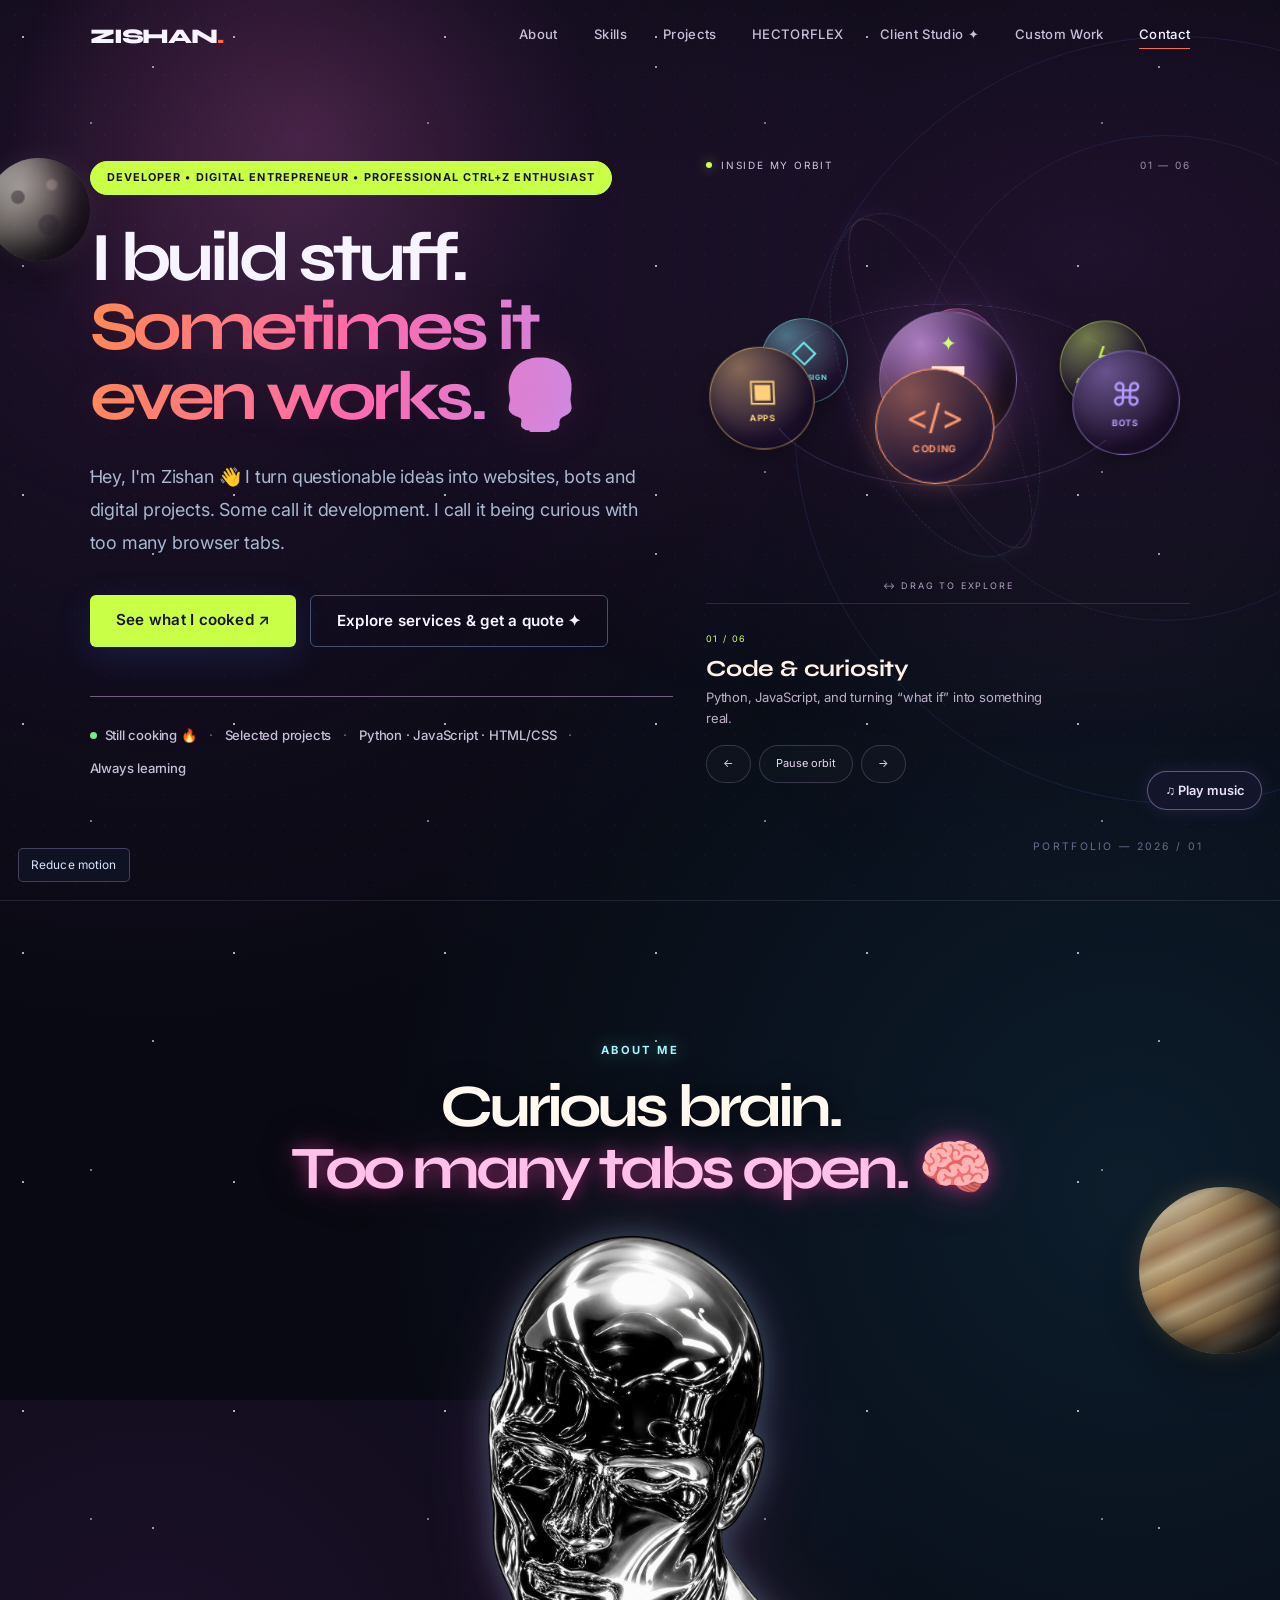
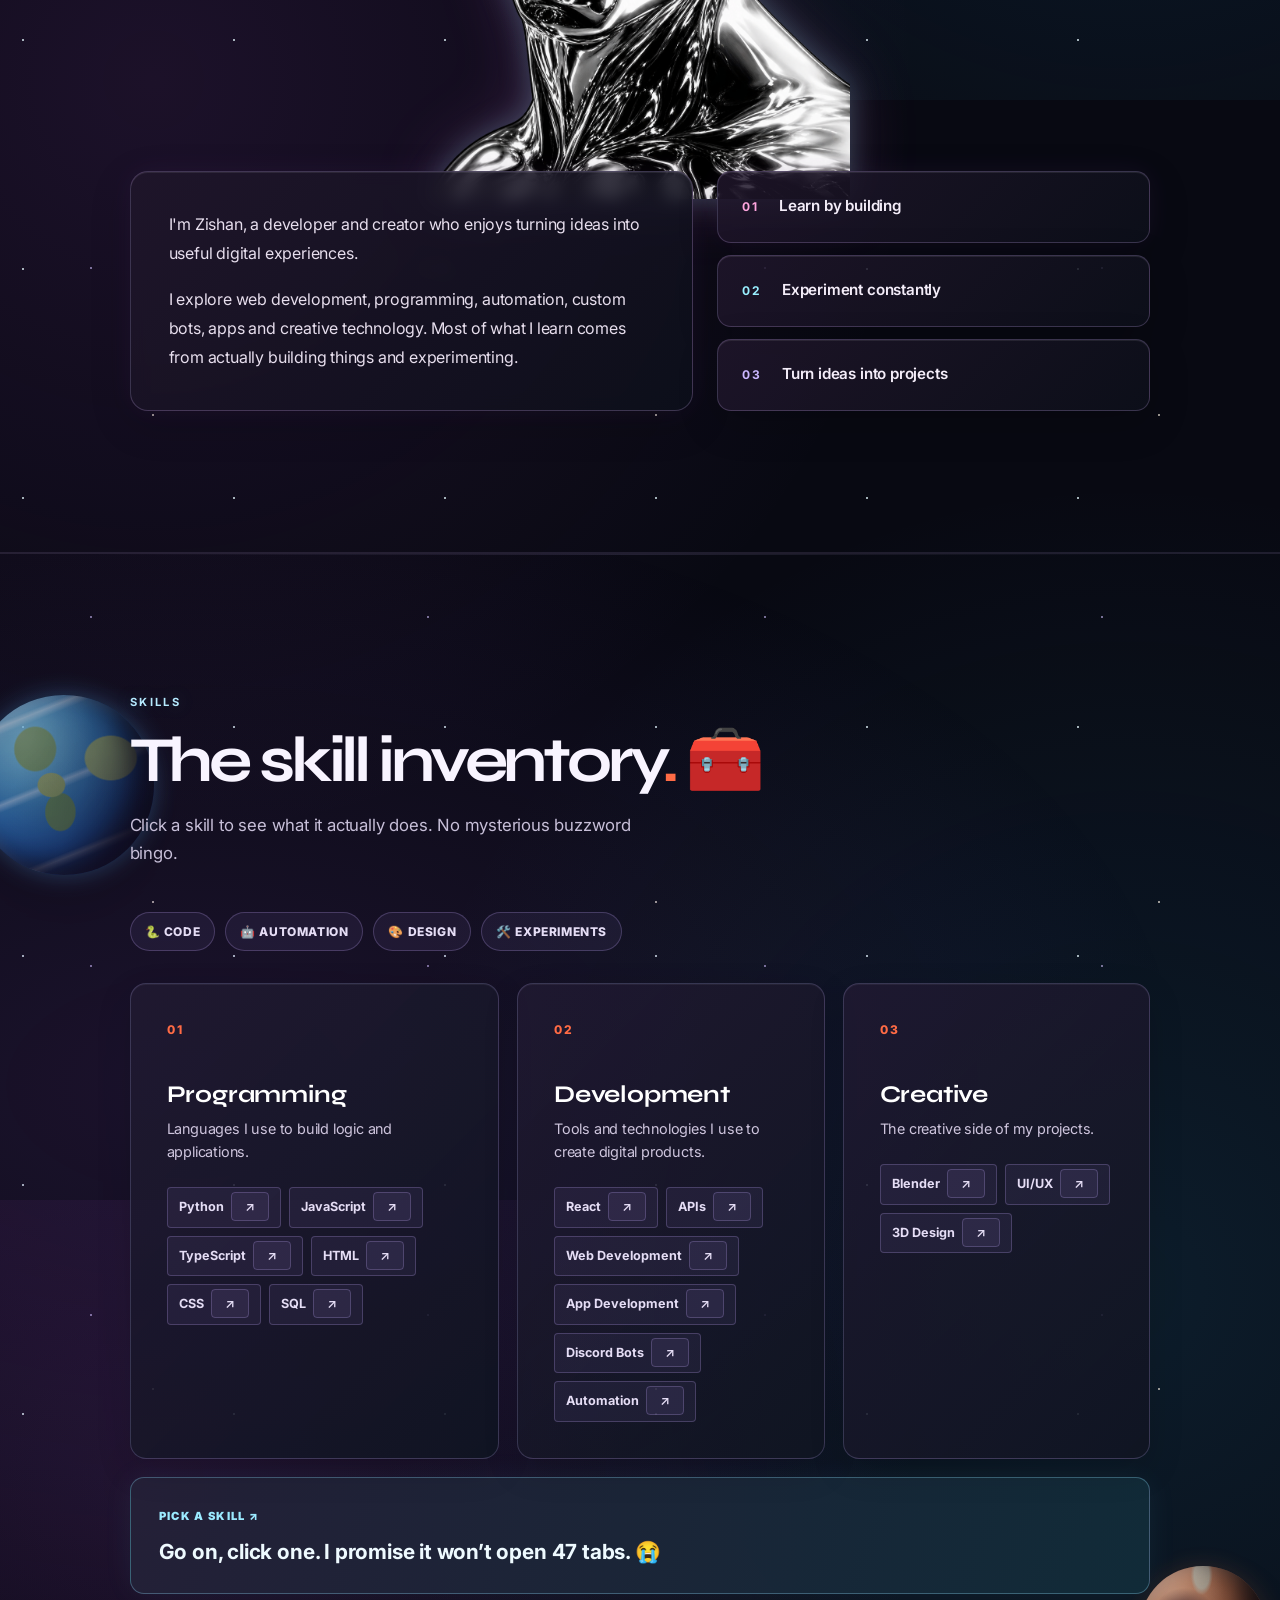
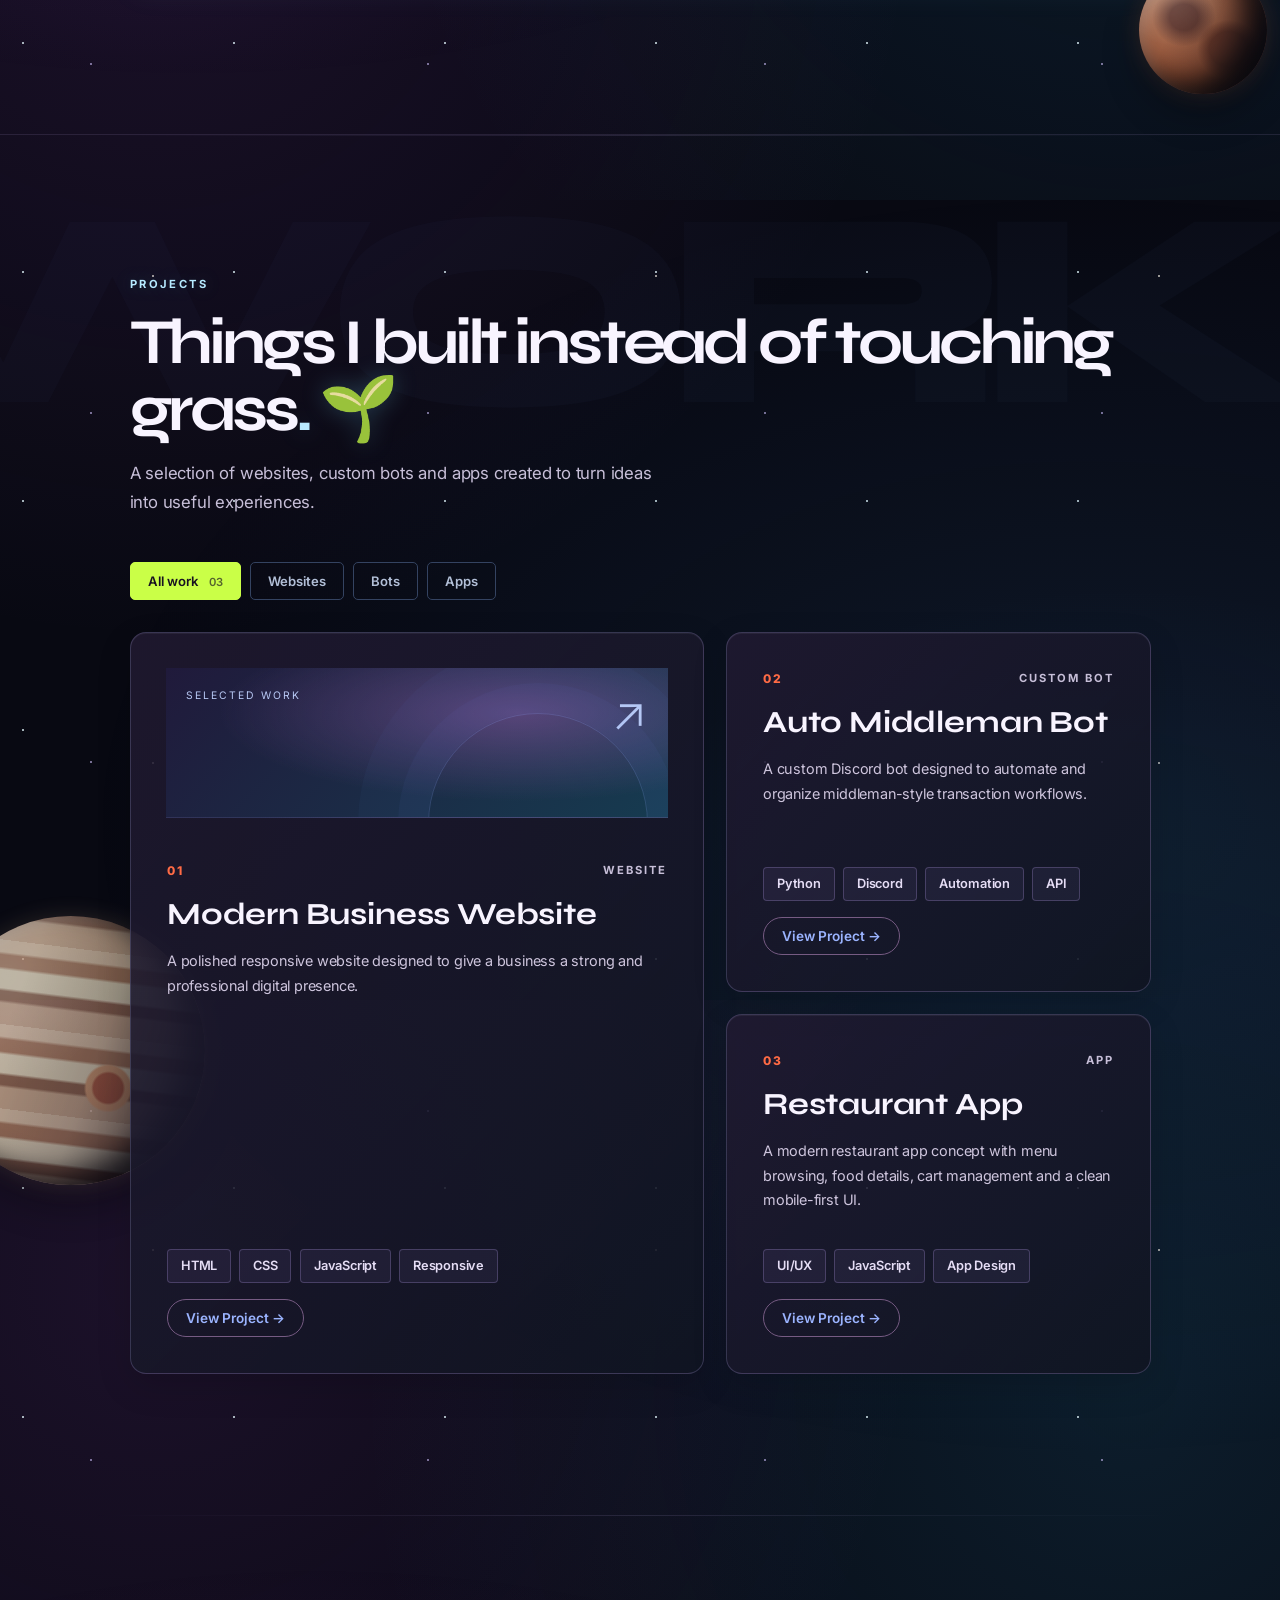
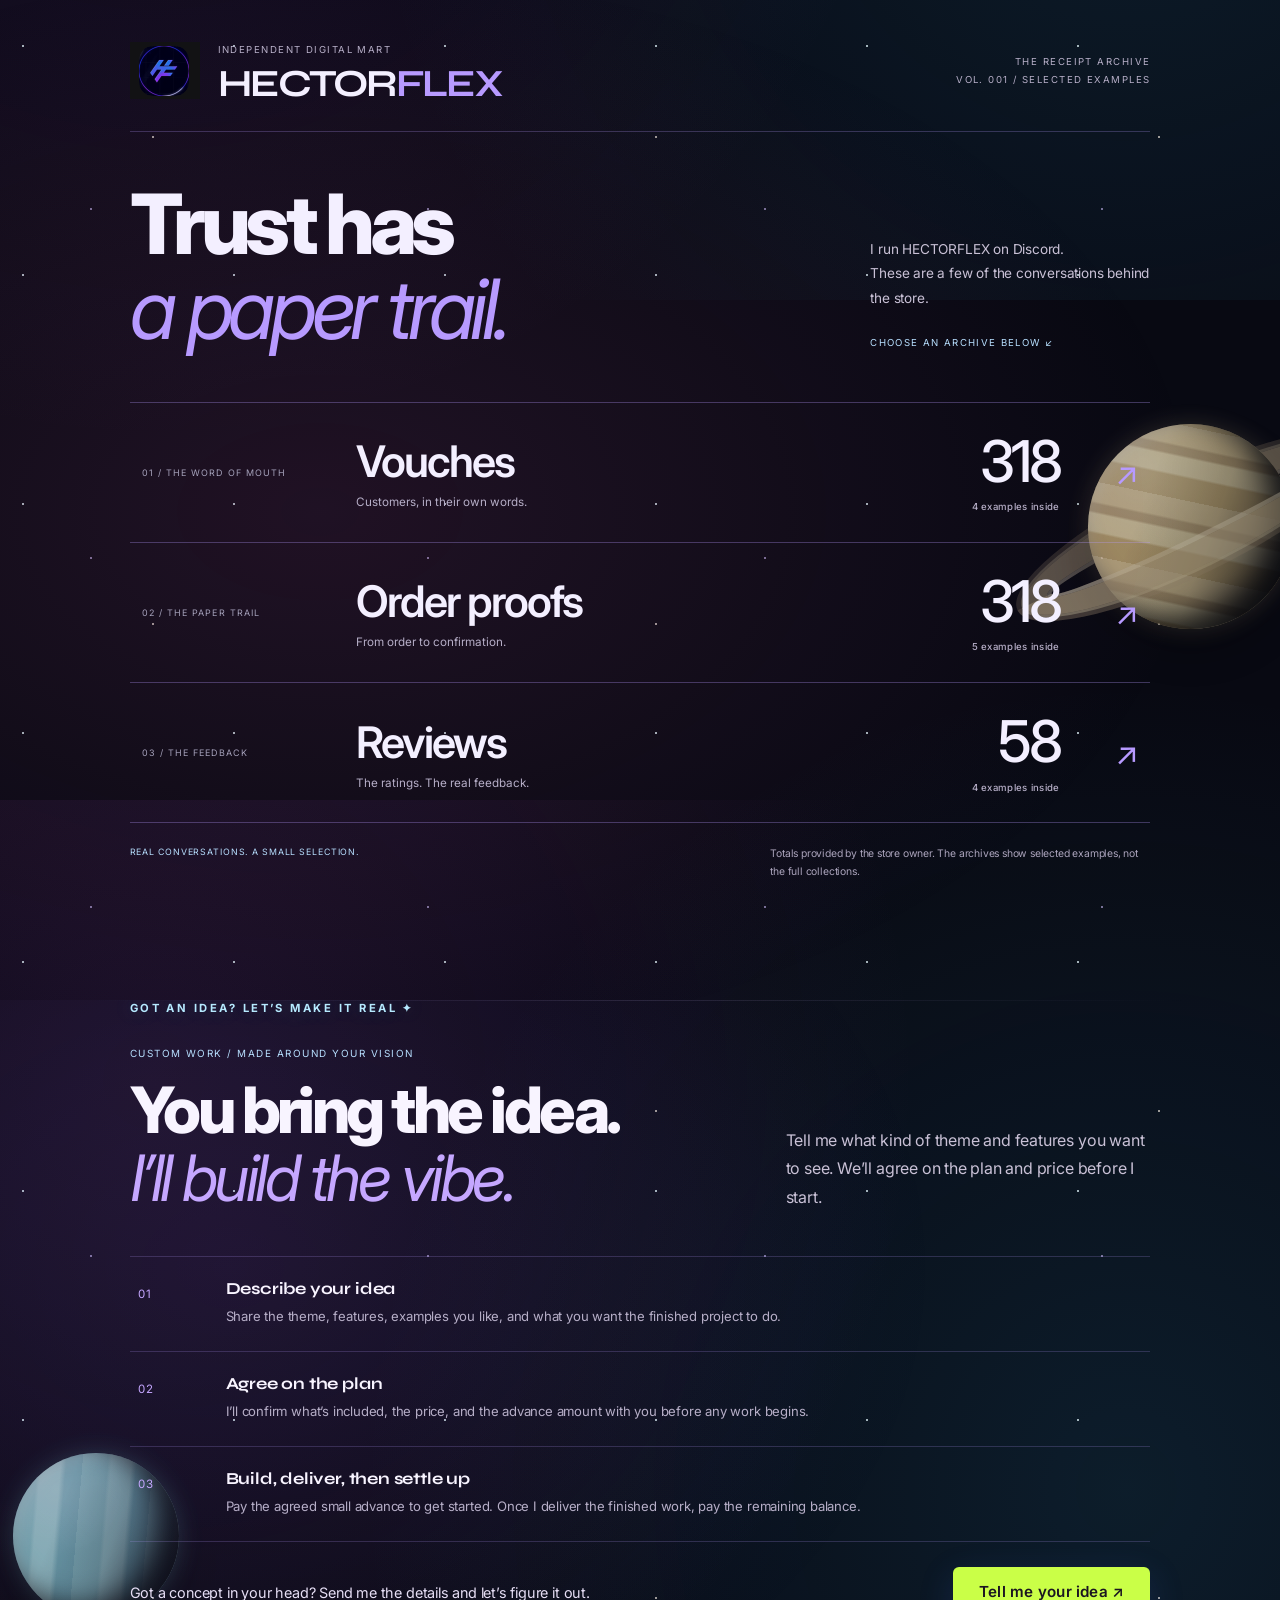
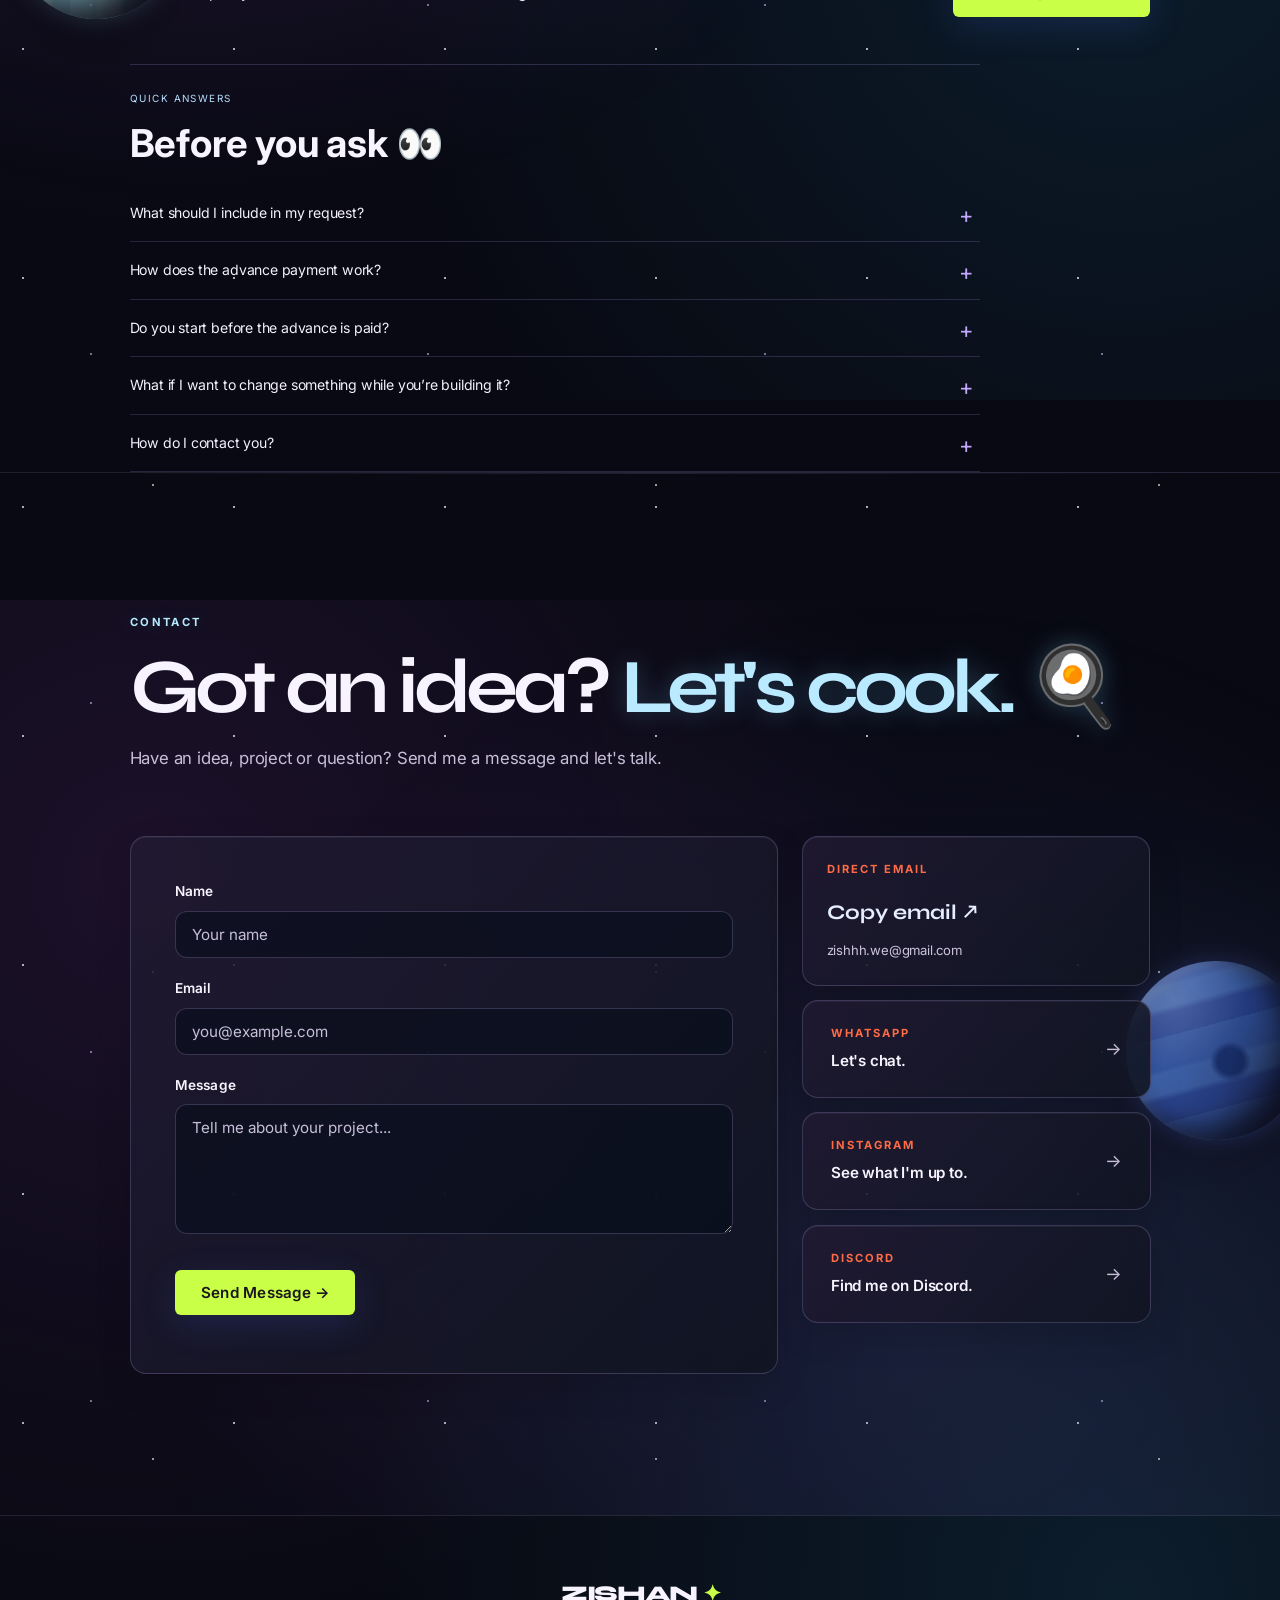
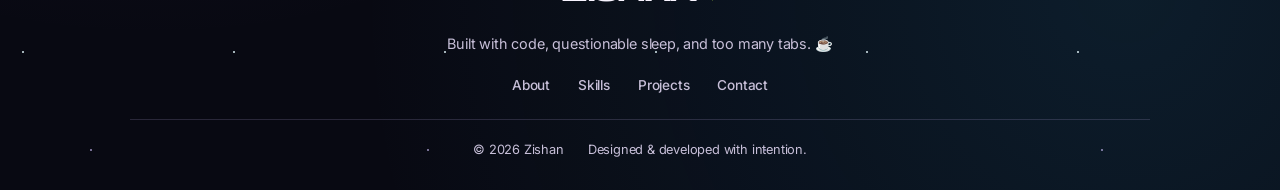
<file: index.html>
<!DOCTYPE html>
<html lang="en">

<head>
    <meta charset="UTF-8">
    <meta name="viewport" content="width=device-width, initial-scale=1.0">
    <title>Zishan | Developer & Digital Creator</title>
    <meta name="theme-color" content="#0b0c19">
    <meta name="description" content="Explore Zishan’s projects, HECTORFLEX customer proof archives, and custom website and digital project requests.">
    <meta property="og:title" content="Zishan | Developer & Digital Creator">
    <meta property="og:description" content="Projects, HECTORFLEX proof archives, and custom digital work.">
    <meta property="og:type" content="website">
    <meta name="twitter:card" content="summary">
    <link href="https://fonts.googleapis.com/css2?family=Syne:wght@700;800&family=Inter:wght@400;500;600;700&display=swap" rel="stylesheet">
    <link rel="stylesheet" href="style.css?v=solar-system-1">
    <link rel="stylesheet" href="hector-gallery.css?v=4">
</head>

<body class="loading">
    <div class="scroll-progress" role="progressbar" aria-label="Page scroll progress" aria-valuemin="0" aria-valuemax="100" aria-valuenow="0"></div>
    <a class="skip-link" href="#main-content">Skip to content</a>
    <div class="page-noise" aria-hidden="true"></div>

    <!-- =====================
         NAVIGATION
    ===================== -->
    <header class="navbar">
        <a href="#" class="logo">ZISHAN<span class="brand-period">.</span></a>

        <nav class="nav-links">
            <a href="#about" class="nav-link">About</a>
            <a href="#skills" class="nav-link">Skills</a>
            <a href="#projects" class="nav-link">Projects</a>
            <a href="#business" class="nav-link">HECTORFLEX</a>
            <a href="client-studio.html" class="nav-link">Client Studio ✦</a>
            <a href="#custom-orders" class="nav-link">Custom Work</a>
            <a href="#contact" class="nav-link">Contact</a>
        </nav>

        <button class="nav-toggle" type="button" aria-label="Toggle navigation" aria-controls="mobile-navigation" aria-expanded="false">
            <span></span>
            <span></span>
            <span></span>
        </button>
    </header>

    <!-- Mobile Nav Menu -->
    <nav class="mobile-nav" id="mobile-navigation" aria-label="Mobile navigation">
        <a href="#about">About</a>
        <a href="#skills">Skills</a>
        <a href="#projects">Projects</a>
        <a href="#business">HECTORFLEX</a>
        <a href="client-studio.html">Client Studio ✦</a>
        <a href="#custom-orders">Custom Work</a>
        <a href="#contact">Contact</a>
    </nav>

    <main id="main-content">
        <div class="solar-system" aria-hidden="true">
            <div class="space-planet planet-mercury"><span class="planet-sphere"></span></div>
            <div class="space-planet planet-venus"><span class="planet-sphere"></span></div>
            <div class="space-planet planet-earth"><span class="planet-sphere"></span></div>
            <div class="space-planet planet-mars"><span class="planet-sphere"></span></div>
            <div class="space-planet planet-jupiter"><span class="planet-sphere"></span></div>
            <div class="space-planet planet-saturn"><span class="planet-rings"></span><span class="planet-sphere"></span><span class="planet-rings ring-front"></span></div>
            <div class="space-planet planet-uranus"><span class="planet-sphere"></span></div>
            <div class="space-planet planet-neptune"><span class="planet-sphere"></span></div>
        </div>


        <!-- =====================
             HERO
        ===================== -->
        <section class="hero">
            <div class="hero-dot-grid"></div>
            <div class="hero-orbit hero-orbit-one" aria-hidden="true"></div>
            <div class="hero-orbit hero-orbit-two" aria-hidden="true"></div>
            <div class="hero-index" aria-hidden="true">PORTFOLIO — 2026 / 01</div>

            <div class="hero-content">
                <p class="eyebrow hero-enter" style="--delay: 0.1s">DEVELOPER • DIGITAL ENTREPRENEUR • PROFESSIONAL CTRL+Z ENTHUSIAST</p>

                <h1 class="hero-enter" style="--delay: 0.25s">
                    I build stuff.<br>
                    <span class="accent">Sometimes it even works. 💀</span>
                </h1>

                <p class="hero-description hero-enter" style="--delay: 0.45s">
                    Hey, I'm Zishan 👋 I turn questionable ideas into websites, bots and digital projects. Some call it development. I call it being curious with too many browser tabs.
                </p>

                <div class="hero-buttons hero-enter" style="--delay: 0.6s">
                    <a href="#projects" class="btn btn-primary">See what I cooked <span aria-hidden="true">↗</span></a>
                    <a href="client-studio.html" class="btn btn-secondary">Explore services & get a quote ✦</a>
                </div>

                <div class="hero-stats hero-enter" style="--delay: 0.78s">
                    <span class="live-dot"><i></i> Still cooking 🔥</span>
                    <span class="dot">·</span>
                    <span>Selected projects</span>
                    <span class="dot">·</span>
                    <span>Python · JavaScript · HTML/CSS</span>
                    <span class="dot">·</span>
                    <span>Always learning</span>
                </div>
            </div>
            <aside class="interest-universe" aria-label="Explore my interests in 3D">
                <div class="universe-heading"><span class="universe-live"></span> INSIDE MY ORBIT <span>01 — 06</span></div>
                <div class="orbit-viewport" tabindex="0" role="group" aria-label="3D interest orbit. Drag to rotate, or use left and right arrow keys.">
                    <div class="orbit-scene">
                        <div class="orbit-ring ring-a"></div><div class="orbit-ring ring-b"></div><div class="orbit-ring ring-c"></div>
                        <div class="orbit-core"><span>✦</span><strong>Z</strong><small>ALWAYS CURIOUS</small></div>
                        <div class="interest-carousel">
                            <button class="interest-planet" style="--i:0;--planet:#ff986d" data-interest="0" aria-label="Explore coding"><span class="planet-icon">&lt;/&gt;</span><span>CODING</span></button>
                            <button class="interest-planet" style="--i:1;--planet:#b49bff" data-interest="1" aria-label="Explore Discord bots"><span class="planet-icon">⌘</span><span>BOTS</span></button>
                            <button class="interest-planet" style="--i:2;--planet:#cfff57" data-interest="2" aria-label="Explore automation"><span class="planet-icon">ϟ</span><span>AUTOMATION</span></button>
                            <button class="interest-planet" style="--i:3;--planet:#ff79bd" data-interest="3" aria-label="Explore UI and UX design"><span class="planet-icon">✳</span><span>UI / UX</span></button>
                            <button class="interest-planet" style="--i:4;--planet:#72e7ed" data-interest="4" aria-label="Explore 3D design"><span class="planet-icon">◇</span><span>3D DESIGN</span></button>
                            <button class="interest-planet" style="--i:5;--planet:#ffd079" data-interest="5" aria-label="Explore app development"><span class="planet-icon">▣</span><span>APPS</span></button>
                        </div>
                    </div>
                    <span class="orbit-drag-hint">↔ DRAG TO EXPLORE</span>
                </div>
                <div class="orbit-readout" aria-live="polite" aria-atomic="true"><span class="orbit-number">01 / 06</span><h3 id="orbit-title">Code & curiosity</h3><p id="orbit-description">Python, JavaScript, and turning “what if” into something real.</p></div>
                <div class="orbit-controls"><button type="button" id="orbit-prev" aria-label="Previous interest">←</button><button type="button" id="orbit-play" aria-pressed="true">Pause orbit</button><button type="button" id="orbit-next" aria-label="Next interest">→</button></div>
            </aside>
        </section>

        <!-- =====================
             ABOUT
        ===================== -->
        <section id="about" class="about section-shell">
            <div class="section-inner">
                <div class="about-header">
                    <p class="section-label reveal">ABOUT ME</p>
                    <h2 class="reveal" data-delay="100">Curious brain.<br><span class="accent">Too many tabs open. 🧠</span></h2>
                </div>

                <div class="about-portrait" aria-hidden="true"></div>
                <div class="about-grid">
                    <div class="about-card reveal" data-delay="0">
                        <p>
                            I'm Zishan, a developer and creator who enjoys turning ideas
                            into useful digital experiences.
                        </p>
                        <p>
                            I explore web development, programming, automation, custom bots,
                            apps and creative technology. Most of what I learn comes from
                            actually building things and experimenting.
                        </p>
                    </div>

                    <div class="about-pillars reveal" data-delay="150">
                        <div class="pillar">
                            <strong>01</strong>
                            <p>Learn by building</p>
                        </div>
                        <div class="pillar">
                            <strong>02</strong>
                            <p>Experiment constantly</p>
                        </div>
                        <div class="pillar">
                            <strong>03</strong>
                            <p>Turn ideas into projects</p>
                        </div>
                    </div>
                </div>
            </div>
        </section>

        <!-- =====================
             SKILLS
        ===================== -->
        <section id="skills" class="skills section-shell">
            <div class="section-inner">
                <div class="skills-header">
                    <p class="section-label reveal">SKILLS</p>
                    <h2 class="reveal" data-delay="100">The skill inventory<span class="accent">. 🧰</span></h2>
                    <p class="section-sub reveal" data-delay="150">Click a skill to see what it actually does. No mysterious buzzword bingo.</p>
                </div>

                <div class="skills-intro"><span>🐍 CODE</span><span>🤖 AUTOMATION</span><span>🎨 DESIGN</span><span>🛠️ EXPERIMENTS</span></div>
                <div class="skills-grid">
                    <div class="skill-card reveal" data-delay="0">
                        <div class="skill-num">01</div>
                        <h3>Programming</h3>
                        <p>Languages I use to build logic and applications.</p>
                        <div class="tags skill-tags">
                            <button type="button" class="skill-token" data-skill="Python" aria-label="Learn about Python" aria-expanded="false">Python <span aria-hidden="true">↗</span></button>
                            <button type="button" class="skill-token" data-skill="JavaScript" aria-label="Learn about JavaScript" aria-expanded="false">JavaScript <span aria-hidden="true">↗</span></button>
                            <button type="button" class="skill-token" data-skill="TypeScript" aria-label="Learn about TypeScript" aria-expanded="false">TypeScript <span aria-hidden="true">↗</span></button>
                            <button type="button" class="skill-token" data-skill="HTML" aria-label="Learn about HTML" aria-expanded="false">HTML <span aria-hidden="true">↗</span></button>
                            <button type="button" class="skill-token" data-skill="CSS" aria-label="Learn about CSS" aria-expanded="false">CSS <span aria-hidden="true">↗</span></button>
                            <button type="button" class="skill-token" data-skill="SQL" aria-label="Learn about SQL" aria-expanded="false">SQL <span aria-hidden="true">↗</span></button>
                        </div>
                    </div>

                    <div class="skill-card reveal" data-delay="100">
                        <div class="skill-num">02</div>
                        <h3>Development</h3>
                        <p>Tools and technologies I use to create digital products.</p>
                        <div class="tags skill-tags">
                            <button type="button" class="skill-token" data-skill="React" aria-label="Learn about React" aria-expanded="false">React <span aria-hidden="true">↗</span></button>
                            <button type="button" class="skill-token" data-skill="APIs" aria-label="Learn about APIs" aria-expanded="false">APIs <span aria-hidden="true">↗</span></button>
                            <button type="button" class="skill-token" data-skill="Web Development" aria-label="Learn about Web Development" aria-expanded="false">Web Development <span aria-hidden="true">↗</span></button>
                            <button type="button" class="skill-token" data-skill="App Development" aria-label="Learn about App Development" aria-expanded="false">App Development <span aria-hidden="true">↗</span></button>
                            <button type="button" class="skill-token" data-skill="Discord Bots" aria-label="Learn about Discord Bots" aria-expanded="false">Discord Bots <span aria-hidden="true">↗</span></button>
                            <button type="button" class="skill-token" data-skill="Automation" aria-label="Learn about Automation" aria-expanded="false">Automation <span aria-hidden="true">↗</span></button>
                        </div>
                    </div>

                    <div class="skill-card reveal" data-delay="200">
                        <div class="skill-num">03</div>
                        <h3>Creative</h3>
                        <p>The creative side of my projects.</p>
                        <div class="tags skill-tags">
                            <button type="button" class="skill-token" data-skill="Blender" aria-label="Learn about Blender" aria-expanded="false">Blender <span aria-hidden="true">↗</span></button>
                            <button type="button" class="skill-token" data-skill="UI/UX" aria-label="Learn about UI/UX" aria-expanded="false">UI/UX <span aria-hidden="true">↗</span></button>
                            <button type="button" class="skill-token" data-skill="3D Design" aria-label="Learn about 3D Design" aria-expanded="false">3D Design <span aria-hidden="true">↗</span></button>
                        </div>
                    </div>
                </div>
                <div class="skill-detail" id="skill-detail" aria-live="polite"><span class="skill-detail-label">PICK A SKILL ↗</span><p>Go on, click one. I promise it won’t open 47 tabs. 😭</p></div>
            </div>
        </section>

        <!-- =====================
             PROJECTS
        ===================== -->
        <section id="projects" class="projects section-shell">
            <div class="section-watermark" aria-hidden="true">WORK</div>
            <div class="section-inner">
                <div class="projects-header">
                    <p class="section-label reveal">PROJECTS</p>
                    <h2 class="reveal" data-delay="100">Things I built instead of touching grass<span class="accent">. 🌱</span></h2>
                    <p class="section-sub reveal" data-delay="150">A selection of websites, custom bots and apps created to turn ideas into useful experiences.</p>
                </div>

                <div class="project-filters" role="group" aria-label="Filter projects">
                    <button type="button" class="filter-chip is-active" data-filter="all" aria-pressed="true">All work <span class="filter-count">03</span></button>
                    <button type="button" class="filter-chip" data-filter="website" aria-pressed="false">Websites</button>
                    <button type="button" class="filter-chip" data-filter="bot" aria-pressed="false">Bots</button>
                    <button type="button" class="filter-chip" data-filter="app" aria-pressed="false">Apps</button>
                </div>
                <p class="sr-only" id="project-filter-status" role="status" aria-live="polite"></p>
                <div class="projects-grid">

                    <article class="project-card reveal" data-delay="0" data-project="website">
                        <div class="project-art" aria-hidden="true"><span>SELECTED WORK</span><div class="project-art-symbol">↗</div></div>
                        <div class="project-meta">
                            <span class="project-num">01</span>
                            <span class="project-type">WEBSITE</span>
                        </div>
                        <h3>Modern Business Website</h3>
                        <p>A polished responsive website designed to give a business a strong and professional digital presence.</p>
                        <div class="tags skill-tags">
                            <span>HTML</span>
                            <span>CSS</span>
                            <span>JavaScript</span>
                            <span>Responsive</span>
                        </div>
                        <button class="project-btn" onclick="openProject('website')">
                            View Project →
                        </button>
                    </article>

                    <article class="project-card project-featured reveal" data-delay="100" data-project="bot">
                        <div class="project-meta">
                            <span class="project-num">02</span>
                            <span class="project-type">CUSTOM BOT</span>
                        </div>
                        <h3>Auto Middleman Bot</h3>
                        <p>A custom Discord bot designed to automate and organize middleman-style transaction workflows.</p>
                        <div class="tags skill-tags">
                            <span>Python</span>
                            <span>Discord</span>
                            <span>Automation</span>
                            <span>API</span>
                        </div>
                        <button class="project-btn" onclick="openProject('bot')">
                            View Project →
                        </button>
                    </article>

                    <article class="project-card reveal" data-delay="200" data-project="app">
                        <div class="project-meta">
                            <span class="project-num">03</span>
                            <span class="project-type">APP</span>
                        </div>
                        <h3>Restaurant App</h3>
                        <p>A modern restaurant app concept with menu browsing, food details, cart management and a clean mobile-first UI.</p>
                        <div class="tags skill-tags">
                            <span>UI/UX</span>
                            <span>JavaScript</span>
                            <span>App Design</span>
                        </div>
                        <button class="project-btn" onclick="openProject('app')">
                            View Project →
                        </button>
                    </article>

                </div>
            </div>
        </section>

<section id="business" class="business-showcase section-shell hector-vault" aria-labelledby="business-heading">
 <div class="section-inner">
  <div class="hf-identity"><img src="[data-uri]" width="70" height="57" alt="HECTORFLEX logo"><div><span>INDEPENDENT DIGITAL MART</span><h2 id="business-heading">HECTOR<span>FLEX</span></h2></div><span class="hf-edition">THE RECEIPT ARCHIVE<br>VOL. 001 / SELECTED EXAMPLES</span></div>
  <div class="hf-intro"><p>Trust has<br><em>a paper trail.</em></p><div>I run HECTORFLEX on Discord.<br>These are a few of the conversations behind the store.<span>CHOOSE AN ARCHIVE BELOW ↙</span></div></div>
  <div class="hf-archive-list" aria-label="Explore HECTORFLEX proof archives">
   <button type="button" data-hf-open="vouches" aria-haspopup="dialog"><span class="hf-index">01 / THE WORD OF MOUTH</span><span class="hf-name">Vouches<span>Customers, in their own words.</span></span><span class="hf-total">318<small>4 examples inside</small></span><span class="hf-arrow" aria-hidden="true">↗</span></button>
   <button type="button" data-hf-open="orders" aria-haspopup="dialog"><span class="hf-index">02 / THE PAPER TRAIL</span><span class="hf-name">Order proofs<span>From order to confirmation.</span></span><span class="hf-total">318<small>5 examples inside</small></span><span class="hf-arrow" aria-hidden="true">↗</span></button>
   <button type="button" data-hf-open="reviews" aria-haspopup="dialog"><span class="hf-index">03 / THE FEEDBACK</span><span class="hf-name">Reviews<span>The ratings. The real feedback.</span></span><span class="hf-total">58<small>4 examples inside</small></span><span class="hf-arrow" aria-hidden="true">↗</span></button>
  </div>
  <div class="hf-footer"><span>REAL CONVERSATIONS. A SMALL SELECTION.</span><p>Totals provided by the store owner. The archives show selected examples, not the full collections.</p></div>
 </div>
</section>
<dialog id="hf-screen" aria-labelledby="hf-screen-title">
 <header class="hf-screen-header"><div class="hf-screen-brand"><img src="[data-uri]" width="70" height="57" alt="HECTORFLEX logo"><span>HECTORFLEX / ARCHIVES</span></div><button type="button" id="hf-close">Back to store <span aria-hidden="true">×</span></button></header>
 <div class="hf-screen-layout">
  <aside class="hf-screen-info"><p class="hf-overline">SELECTED EXAMPLES / NOT THE FULL ARCHIVE</p><h2 id="hf-screen-title"></h2><p class="hf-screen-count"><strong id="hf-count"></strong><span>total · owner-reported</span></p><p id="hf-description"></p><nav class="hf-switch" aria-label="Switch proof archive"><button type="button" data-hf-switch="vouches">Vouches ↗</button><button type="button" data-hf-switch="orders">Order proofs ↗</button><button type="button" data-hf-switch="reviews">Reviews ↗</button></nav><p class="hf-screen-note">Selected screenshots from this collection, not the full archive.</p></aside>
  <div class="hf-viewer"><div class="hf-image-stage"><img id="hf-image" alt=""></div><div class="hf-viewer-controls"><button type="button" id="hf-prev" aria-label="Previous example">←</button><p id="hf-caption" aria-live="polite"></p><button type="button" id="hf-next" aria-label="Next example">→</button></div><div id="hf-thumbs" class="hf-thumbs" role="group" aria-label="Choose an example"></div><p class="hf-keyboard">← → Browse examples <span>ESC Return to store</span></p></div>
 </div>
</dialog>

<section id="custom-orders" class="hf-orders section-shell" aria-labelledby="hf-orders-title">
 <div class="section-inner">
  <p class="section-label">GOT AN IDEA? LET’S MAKE IT REAL ✦</p>
  <div class="hf-order-heading">
   <div><p class="hf-order-kicker">CUSTOM WORK / MADE AROUND YOUR VISION</p><h2 id="hf-orders-title">You bring the idea.<br><em>I’ll build the vibe.</em></h2></div>
   <p>Tell me what kind of theme and features you want to see. We’ll agree on the plan and price before I start.</p>
  </div>
  <ol class="hf-order-steps">
   <li><span>01</span><div><h3>Describe your idea</h3><p>Share the theme, features, examples you like, and what you want the finished project to do.</p></div></li>
   <li><span>02</span><div><h3>Agree on the plan</h3><p>I’ll confirm what’s included, the price, and the advance amount with you before any work begins.</p></div></li>
   <li><span>03</span><div><h3>Build, deliver, then settle up</h3><p>Pay the agreed small advance to get started. Once I deliver the finished work, pay the remaining balance.</p></div></li>
  </ol>
  <div class="hf-order-action"><p>Got a concept in your head? Send me the details and let’s figure it out.</p><a class="btn btn-primary" href="#contact">Tell me your idea <span aria-hidden="true">↗</span></a></div>
  <div class="hf-faq">
   <p class="hf-order-kicker">QUICK ANSWERS</p><h3>Before you ask 👀</h3>
   <details><summary>What should I include in my request?</summary><p>Describe the look or theme you want, the features you need, what the project is for, and any examples or references. A rough budget or deadline can help too.</p></details>
   <details><summary>How does the advance payment work?</summary><p>Before I start, we’ll agree on the project scope, total price, and a small advance. The remaining balance is due after I deliver the finished work.</p></details>
   <details><summary>Do you start before the advance is paid?</summary><p>I start after we’ve agreed on the details and the advance has been paid.</p></details>
   <details><summary>What if I want to change something while you’re building it?</summary><p>Message me about the change first. If it changes what we agreed to build, I’ll explain any effect on the price or delivery plan before continuing.</p></details>
   <details><summary>How do I contact you?</summary><p>Use the contact form below and include as much detail about your idea as you can.</p></details>
  </div>
 </div>
</section>


        <!-- =====================
             PROJECT MODAL
        ===================== -->
        <div id="project-modal" class="modal" role="dialog" aria-modal="true" aria-labelledby="modal-title" aria-hidden="true">
            <div class="modal-box" tabindex="-1">
                <button class="modal-close" type="button" aria-label="Close project details" onclick="closeProject()">×</button>
                <p id="modal-category" class="section-label"></p>
                <h2 id="modal-title"></h2>
                <p id="modal-description"></p>
                <div id="modal-details"></div>
            </div>
        </div>

        <!-- =====================
             CONTACT
        ===================== -->
        <section id="contact" class="contact section-shell">
            <div class="section-inner">
                <div class="contact-header">
                    <p class="section-label reveal">CONTACT</p>
                    <h2 class="reveal" data-delay="100">Got an idea? <span class="accent">Let's cook. 🍳</span></h2>
                    <p class="section-sub reveal" data-delay="150">Have an idea, project or question? Send me a message and let's talk.</p>
                </div>

                <div class="contact-grid">
                    <form
                        class="contact-form reveal"
                        id="contact-form"
                        action="https://formspree.io/f/mvkproga"
                        method="POST"
                    >
                        <div class="form-group">
                            <label for="name">Name</label>
                            <input type="text" id="name" name="name" placeholder="Your name" required>
                        </div>

                        <div class="form-group">
                            <label for="email">Email</label>
                            <input type="email" id="email" name="email" placeholder="you@example.com" required>
                        </div>

                        <div class="form-group">
                            <label for="message">Message</label>
                            <textarea id="message" name="message" placeholder="Tell me about your project..." rows="5" required></textarea>
                        </div>

                        <button type="submit" class="btn btn-primary">Send Message →</button>
                        <p id="form-status"></p>
                    </form>

                    <div class="contact-socials reveal" data-delay="150">
                        <div class="copy-email-row">
                            <span class="social-label">DIRECT EMAIL</span>
                            <button type="button" class="copy-email-btn" id="copy-email" data-email="zishhh.we@gmail.com" aria-describedby="copy-email-help">Copy email <span aria-hidden="true">↗</span></button>
                            <p id="copy-email-help">zishhh.we@gmail.com</p>
                            <span id="copy-email-status" class="sr-only" role="status" aria-live="polite"></span>
                        </div>
                        <a href="https://wa.me/917034345577" target="_blank" class="social-card">
                            <div>
                                <span class="social-label">WHATSAPP</span>
                                <p>Let's chat.</p>
                            </div>
                            <span class="social-arrow">→</span>
                        </a>

                        <a href="https://www.instagram.com/z1shannnn" target="_blank" class="social-card">
                            <div>
                                <span class="social-label">INSTAGRAM</span>
                                <p>See what I'm up to.</p>
                            </div>
                            <span class="social-arrow">→</span>
                        </a>

                        <a href="https://discord.gg/jTQmrqs3" target="_blank" class="social-card">
                            <div>
                                <span class="social-label">DISCORD</span>
                                <p>Find me on Discord.</p>
                            </div>
                            <span class="social-arrow">→</span>
                        </a>
                    </div>
                </div>
            </div>
        </section>

    </main>

    <button class="motion-toggle" id="motion-toggle" type="button" aria-pressed="false" title="Toggle decorative motion">Reduce motion</button>
    <button class="back-to-top" type="button" aria-label="Back to top">↑</button>

    <!-- =====================
         FOOTER
    ===================== -->
    <footer class="footer">
        <div class="footer-inner">
            <div class="footer-logo" title="Click me a few times 👀">ZISHAN<span class="footer-spark"> ✦</span></div>
            <p>Built with code, questionable sleep, and too many tabs. ☕</p>
            <div class="footer-links">
                <a href="#about">About</a>
                <a href="#skills">Skills</a>
                <a href="#projects">Projects</a>
                <a href="#contact">Contact</a>
            </div>
            <div class="footer-bottom">
                <span>© 2026 Zishan</span>
                <span>Designed & developed with intention.</span>
            </div>
        </div>
    </footer>

    <div class="quote-toast" id="quote-toast" role="status" aria-live="polite" hidden></div>

    <aside class="music-widget" aria-label="Optional soundtrack">
        <section id="music-panel" class="music-panel" aria-labelledby="music-title" hidden>
            <div class="music-heading">
                <div><span class="music-eyebrow">SPACE SOUNDTRACK</span><h3 id="music-title">Everybody Here Wants You</h3><p>Jeff Buckley</p></div>
                <div class="music-window-controls">
                    <button id="music-minimize" type="button" aria-label="Minimize music player" aria-pressed="false" title="Minimize player">−</button>
                    <button id="music-close" type="button" aria-label="Close player and stop music" title="Close and stop music">×</button>
                </div>
            </div>
            <div id="music-video-slot" class="music-video-slot"></div>
            <div class="music-controls">
                <button id="music-play" type="button" aria-pressed="false" disabled>Play</button>
                <button id="music-mute" type="button" aria-pressed="false" disabled>Mute</button>
                <a href="https://www.youtube.com/watch?v=F7MeTbNKHhM&amp;t=8s" target="_blank" rel="noopener noreferrer">YouTube ↗</a>
            </div>
            <p id="music-status" role="status" aria-live="polite">Music starts only when you choose.</p>
        </section>
        <button id="music-launch" type="button" aria-expanded="false" aria-controls="music-panel">♫ Play music</button>
    </aside>

    <script src="script.js?v=music-mini-1"></script>

    <script src="hector-gallery.js?v=5"></script>
</body>
</html>
</file>
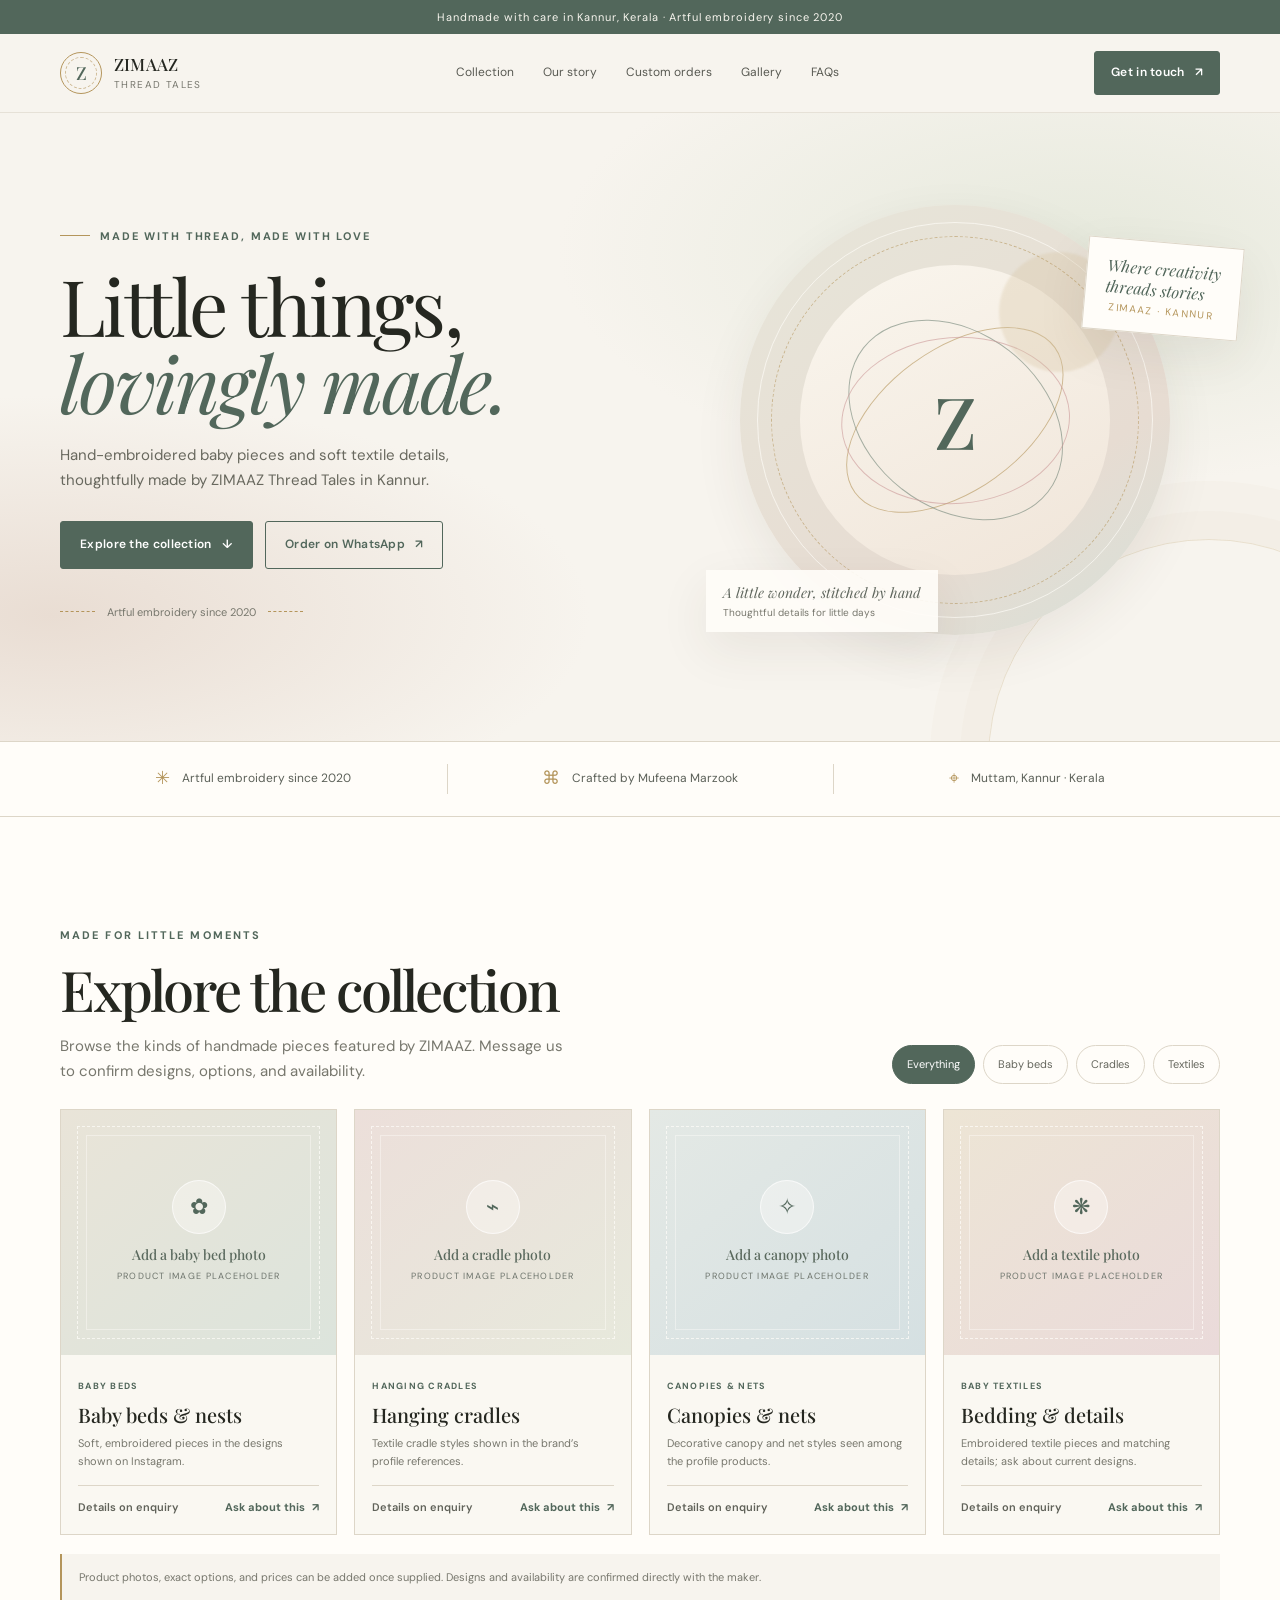
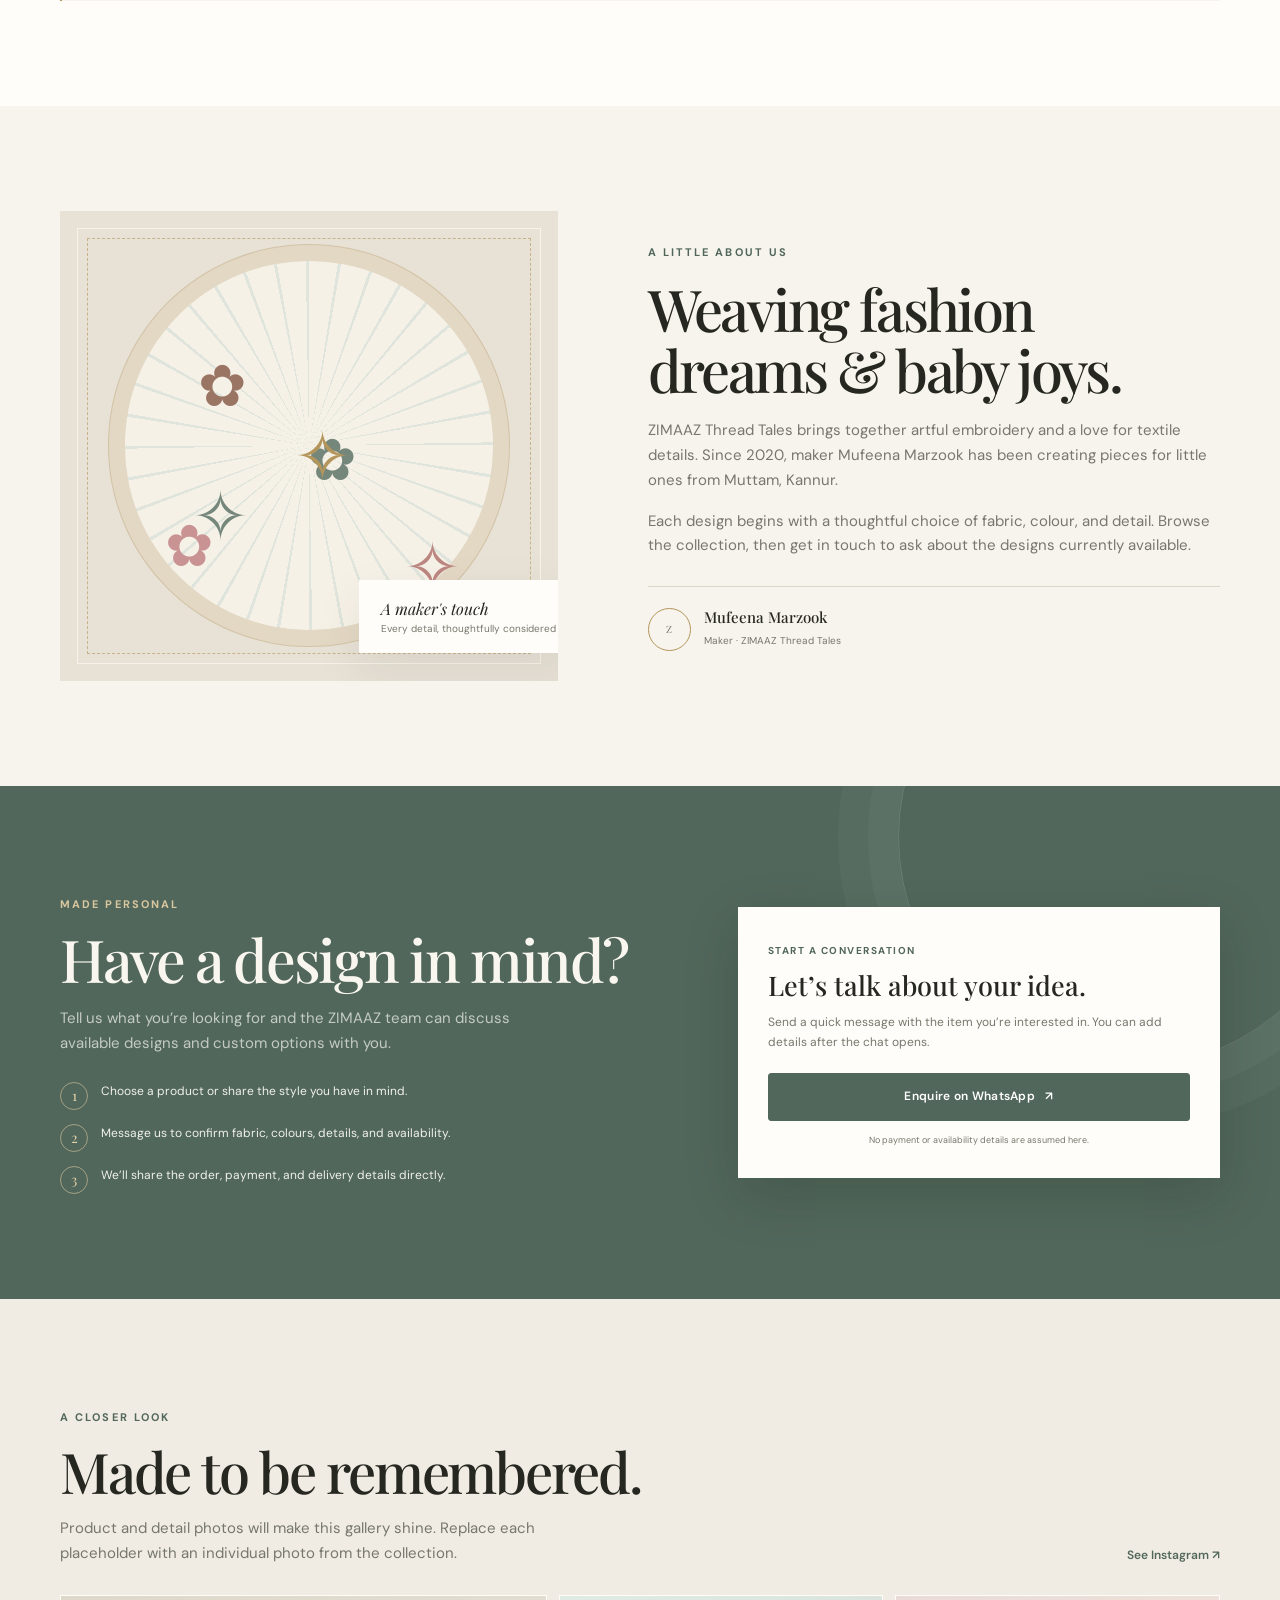
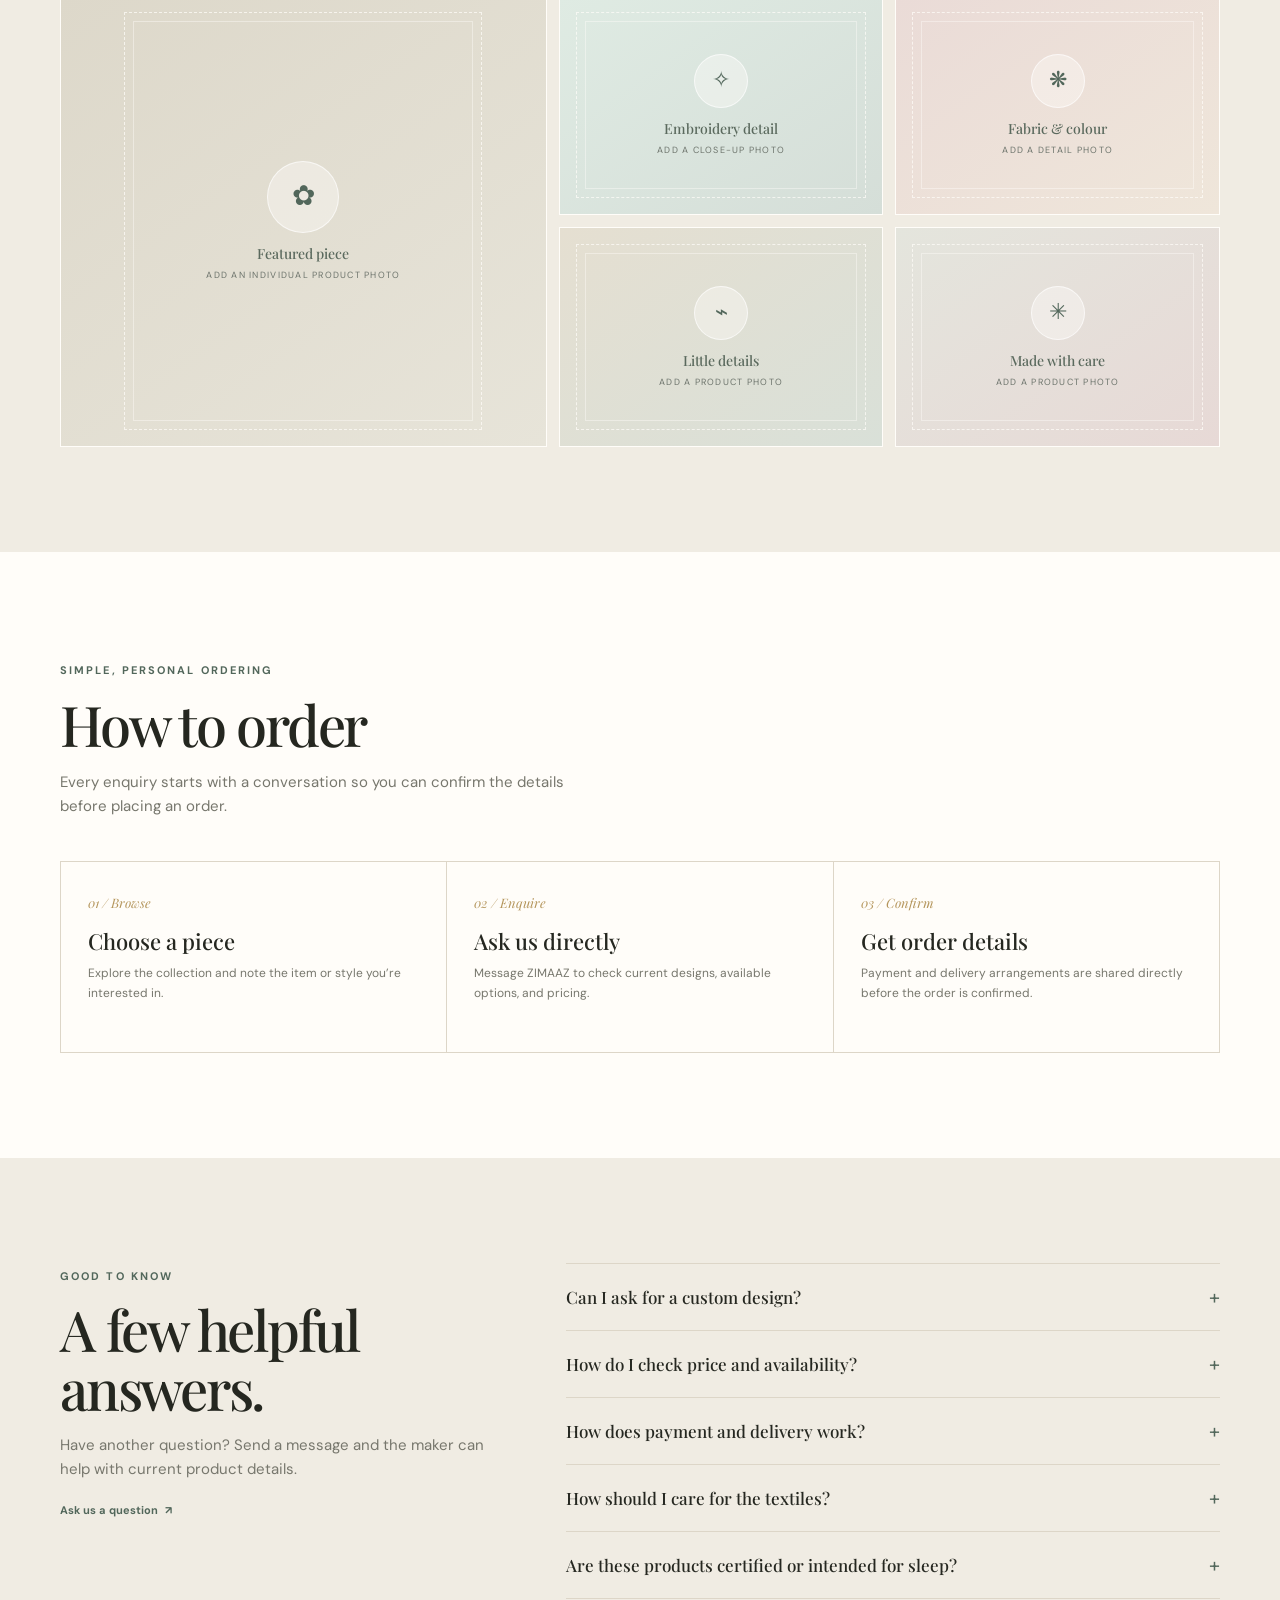
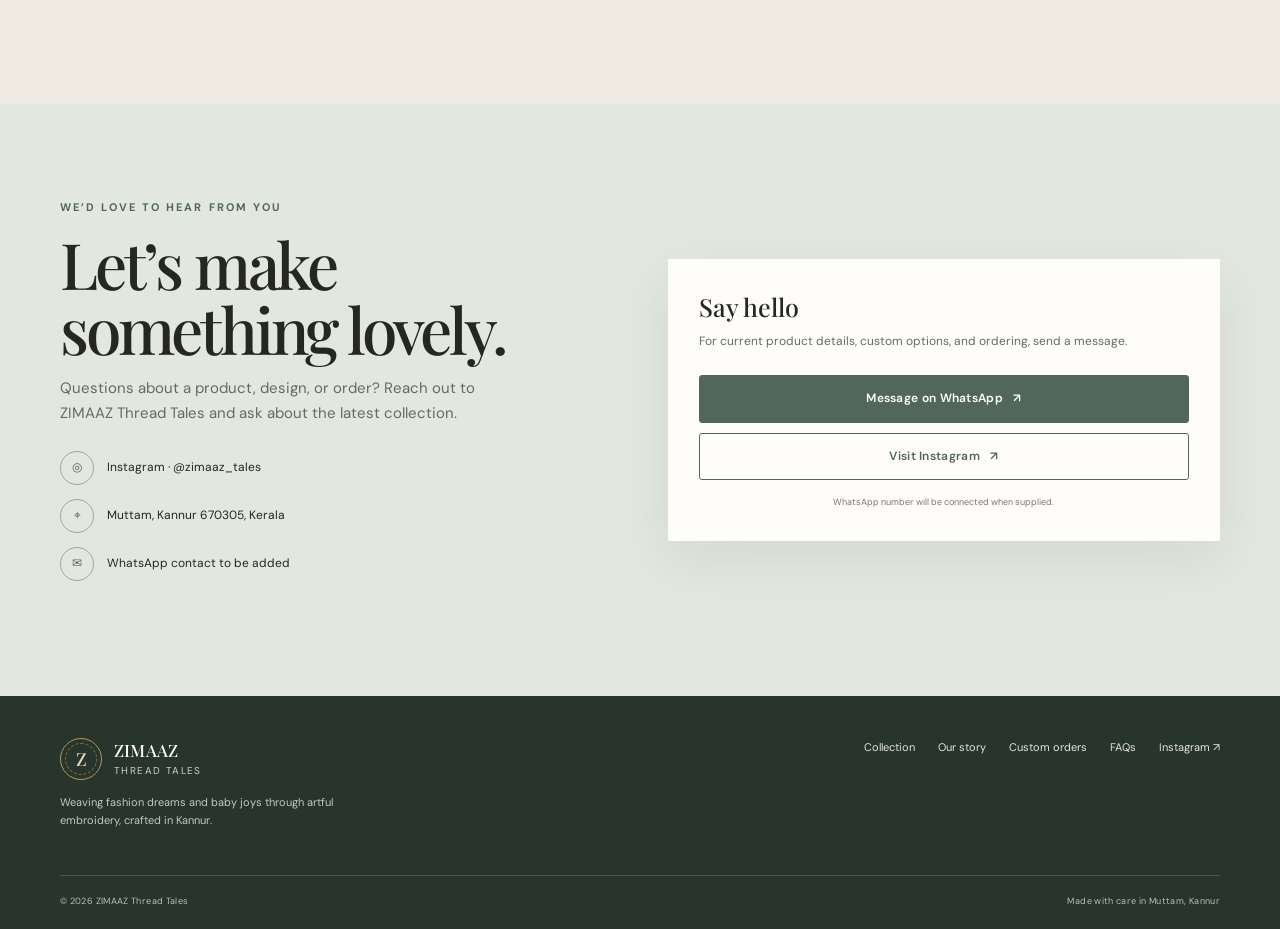
<file: zimaaz/index.html>
<!doctype html>
<html lang="en">
<head>
  <meta charset="utf-8">
  <meta name="viewport" content="width=device-width, initial-scale=1">
  <meta name="theme-color" content="#f7f4ee">
  <meta name="description" content="Handmade embroidery and baby textiles by ZIMAAZ Thread Tales, crafted by Mufeena Marzook in Kannur, Kerala since 2020.">
  <title>ZIMAAZ Thread Tales — Where creativity threads stories</title>
  <link rel="preconnect" href="https://fonts.googleapis.com">
  <link rel="preconnect" href="https://fonts.gstatic.com" crossorigin>
  <link href="https://fonts.googleapis.com/css2?family=DM+Sans:wght@400;500;600;700&family=Playfair+Display:wght@400;500;600&display=swap" rel="stylesheet">
  <style>
    :root{--paper:#f7f4ee;--paper-deep:#eee8dc;--ink:#252720;--muted:#77776d;--sage:#75877a;--sage-dark:#52675b;--pink:#c99393;--gold:#b4955b;--line:#ddd6c8;--white:#fffdf9;--serif:'Playfair Display',Georgia,serif;--sans:'DM Sans',Arial,sans-serif;--shadow:0 18px 50px #3d342514}
    *{box-sizing:border-box}html{scroll-behavior:smooth;scroll-padding-top:88px}body{margin:0;background:var(--paper);color:var(--ink);font-family:var(--sans);font-size:15px;line-height:1.65}a{color:inherit;text-decoration:none}button{font:inherit}img{max-width:100%;display:block}::selection{background:#d5dfd4;color:var(--ink)}.skip{position:absolute;left:-999px;top:8px;padding:10px;background:var(--ink);color:white;z-index:100}.skip:focus{left:8px}.progress{position:fixed;inset:0 auto auto 0;height:3px;width:0;background:var(--gold);z-index:1000}.container{width:min(1160px,calc(100% - 48px));margin:auto}.eyebrow{font-size:11px;text-transform:uppercase;letter-spacing:.19em;color:var(--sage-dark);font-weight:700}.serif{font-family:var(--serif);font-weight:400;letter-spacing:-.035em}.section{padding:105px 0}.section-head{max-width:620px;margin-bottom:42px}.section-head h2{font:500 clamp(34px,4.4vw,56px)/1.08 var(--serif);letter-spacing:-.04em;margin:12px 0 15px}.section-head p{color:var(--muted);margin:0;max-width:520px}.topline{background:var(--sage-dark);color:#f8f6ef;text-align:center;font-size:11px;letter-spacing:.08em;padding:8px 15px}.header{position:sticky;top:0;z-index:100;background:#f7f4eef0;backdrop-filter:blur(14px);border-bottom:1px solid #ddd6c899}.nav{height:78px;display:flex;align-items:center;justify-content:space-between;gap:28px}.brand{display:flex;align-items:center;gap:12px;min-width:max-content}.brand-mark{width:42px;height:42px;border:1px solid var(--gold);border-radius:50%;display:grid;place-items:center;color:var(--sage-dark);font:500 18px var(--serif);position:relative}.brand-mark:before{content:"";position:absolute;inset:4px;border:1px dashed #b4955b99;border-radius:50%}.brand-name{font:500 17px/1.1 var(--serif);letter-spacing:.01em}.brand-sub{display:block;font:10px var(--sans);letter-spacing:.14em;text-transform:uppercase;color:var(--muted);margin-top:4px}.navlinks{display:flex;gap:29px;align-items:center;font-size:12px;color:#595a52}.navlinks a:hover,.footer a:hover{color:var(--sage-dark)}.nav-cta,.btn{display:inline-flex;align-items:center;justify-content:center;gap:10px;border:1px solid var(--sage-dark);background:var(--sage-dark);color:white;padding:13px 19px;border-radius:3px;font-size:12px;font-weight:600;letter-spacing:.025em;transition:.2s ease;cursor:pointer}.nav-cta{padding:11px 16px}.btn:hover,.nav-cta:hover{transform:translateY(-2px);background:#405247}.btn-light{background:transparent;color:var(--sage-dark)}.btn-light:hover{color:white}.menu-toggle{display:none;background:none;border:0;color:var(--ink);font-size:24px;cursor:pointer}.hero{position:relative;overflow:hidden;padding:72px 0 86px;background:radial-gradient(ellipse at 84% 22%,#e6e9dc 0,transparent 34%),radial-gradient(ellipse at 4% 80%,#e9ddd3 0,transparent 31%),var(--paper)}.hero:after{content:"";position:absolute;width:440px;height:440px;border-radius:50%;border:1px solid #b4955b38;right:-150px;bottom:-240px;box-shadow:0 0 0 28px #b4955b08,0 0 0 58px #b4955b08;pointer-events:none}.hero-grid{display:grid;grid-template-columns:1fr .92fr;align-items:center;gap:55px;position:relative;z-index:1}.hero-copy{padding:22px 0}.hero-kicker{display:inline-flex;align-items:center;gap:10px;color:var(--sage-dark);font-size:11px;text-transform:uppercase;letter-spacing:.17em;font-weight:700}.hero-kicker:before{content:"";width:30px;height:1px;background:var(--gold)}h1{font:500 clamp(48px,6.4vw,78px)/.99 var(--serif);letter-spacing:-.055em;margin:22px 0 22px;max-width:650px}.hero h1 em{color:var(--sage-dark);font-weight:400}.hero-copy>p{max-width:470px;color:#68685e;font-size:15px;margin:0 0 28px}.hero-actions{display:flex;gap:12px;flex-wrap:wrap}.hero-note{display:flex;align-items:center;gap:12px;margin-top:34px;color:var(--muted);font-size:11px}.stitch{width:35px;height:1px;border-top:1px dashed var(--gold)}.hero-art{min-height:470px;position:relative;display:grid;place-items:center}.art-halo{width:min(430px,100%);aspect-ratio:1;border-radius:50%;background:linear-gradient(145deg,#e7e6da,#e7dcd2 68%,#d6e0d8);display:grid;place-items:center;position:relative;box-shadow:var(--shadow)}.art-halo:before,.art-halo:after{content:"";position:absolute;border-radius:50%;inset:17px;border:1px solid #fffdf9a8}.art-halo:after{inset:31px;border:1px dashed #b4955b91}.art-center{width:72%;aspect-ratio:1;border-radius:50%;background:linear-gradient(155deg,#faf6ee,#f0e5d9);display:grid;place-items:center;position:relative;overflow:hidden}.thread-orbit{position:absolute;width:80%;height:46%;border:1px solid #b4955b99;border-radius:50%;transform:rotate(-36deg)}.thread-orbit.two{transform:rotate(38deg);width:76%;height:57%;border-color:#75877a9c}.thread-orbit.three{transform:rotate(86deg);width:54%;height:74%;border-color:#c9939390}.art-sun{position:absolute;width:120px;height:120px;border-radius:50%;background:#d8c6a5;opacity:.33;top:11%;right:12%;filter:blur(1px)}.art-letter{font:500 72px var(--serif);color:var(--sage-dark);position:relative;z-index:2}.hero-sticker{position:absolute;right:-4%;top:12%;padding:16px 20px;background:var(--white);box-shadow:var(--shadow);transform:rotate(5deg);font:italic 16px var(--serif);color:var(--sage-dark);border:1px solid var(--line)}.hero-sticker small{display:block;font:10px var(--sans);text-align:center;letter-spacing:.14em;text-transform:uppercase;color:var(--gold);margin-top:4px}.hero-caption{position:absolute;bottom:5%;left:3%;background:#fffdf9e8;padding:13px 17px;box-shadow:var(--shadow);font:italic 14px var(--serif);color:#5f665d}.hero-caption span{display:block;font:10px var(--sans);color:var(--muted);font-style:normal;margin-top:4px}.trust-strip{background:var(--white);border-block:1px solid var(--line)}.trust-row{display:grid;grid-template-columns:repeat(3,1fr);padding:22px 0}.trust-item{display:flex;align-items:center;justify-content:center;gap:12px;color:#5b6058;font-size:12px}.trust-item+.trust-item{border-left:1px solid var(--line)}.trust-icon{color:var(--gold);font-size:18px}.collection{background:var(--white)}.collection-bar{display:flex;justify-content:space-between;align-items:end;gap:20px;margin-bottom:25px}.collection-bar .section-head{margin-bottom:0}.filters{display:flex;gap:8px;flex-wrap:wrap}.filter{background:transparent;border:1px solid var(--line);border-radius:50px;padding:9px 14px;color:#66675e;font-size:11px;cursor:pointer}.filter[aria-pressed="true"],.filter:hover{background:var(--sage-dark);border-color:var(--sage-dark);color:white}.products{display:grid;grid-template-columns:repeat(4,1fr);gap:17px}.product-card{border:1px solid var(--line);background:#faf8f2;transition:transform .25s,box-shadow .25s}.product-card:hover{transform:translateY(-5px);box-shadow:var(--shadow)}.product-visual{height:245px;display:grid;place-items:center;position:relative;overflow:hidden;background:linear-gradient(140deg,#e9e4d8,#dce4dc)}.product-card:nth-child(2) .product-visual{background:linear-gradient(140deg,#ecdfda,#e7e9dc)}.product-card:nth-child(3) .product-visual{background:linear-gradient(140deg,#e4e9e5,#d5e0e2)}.product-card:nth-child(4) .product-visual{background:linear-gradient(140deg,#ede5d5,#eadada)}.product-card:nth-child(5) .product-visual{background:linear-gradient(140deg,#e9e1d3,#dce1d7)}.product-card:nth-child(6) .product-visual{background:linear-gradient(140deg,#e7dfeb,#eee6dc)}.product-card:nth-child(7) .product-visual{background:linear-gradient(140deg,#d9e4e3,#e9dfd5)}.product-card:nth-child(8) .product-visual{background:linear-gradient(140deg,#ebe2d4,#e5e4d7)}.photo-placeholder{width:100%;height:100%;display:grid;place-items:center;text-align:center;padding:25px;position:relative}.photo-placeholder:before{content:"";position:absolute;inset:16px;border:1px dashed #fffdf9b8}.photo-placeholder:after{content:"";position:absolute;inset:25px;border:1px solid #fffdf966}.placeholder-inner{position:relative;z-index:1;color:#5a695d}.placeholder-icon{width:54px;height:54px;margin:0 auto 11px;border-radius:50%;display:grid;place-items:center;border:1px solid #ffffffa8;color:var(--sage-dark);background:#fffdf966;font-size:22px}.placeholder-inner strong{display:block;font:500 14px var(--serif)}.placeholder-inner small{display:block;font-size:9px;letter-spacing:.14em;text-transform:uppercase;margin-top:5px;color:#6d746c}.product-meta{padding:17px 17px 18px}.product-type{font-size:9px;text-transform:uppercase;letter-spacing:.14em;color:var(--sage-dark);font-weight:700}.product-meta h3{font:500 20px/1.2 var(--serif);margin:7px 0}.product-meta p{font-size:11px;color:var(--muted);margin:0 0 14px;min-height:37px}.product-bottom{border-top:1px solid var(--line);padding-top:12px;display:flex;align-items:center;justify-content:space-between;gap:8px}.price{font-size:11px;font-weight:600;color:#606259}.text-link{font-size:11px;font-weight:700;color:var(--sage-dark);display:inline-flex;gap:7px;align-items:center}.text-link:hover{text-decoration:underline}.collection-note{margin-top:19px;padding:14px 17px;background:var(--paper);border-left:2px solid var(--gold);font-size:11px;color:var(--muted)}.story{display:grid;grid-template-columns:.93fr 1.07fr;align-items:center;gap:90px}.story-visual{min-height:470px;position:relative;display:grid;place-items:center;background:#e7e1d6;overflow:hidden}.story-visual:before{content:"";position:absolute;inset:17px;border:1px solid #fffdf9a6}.story-visual:after{content:"";position:absolute;inset:27px;border:1px dashed #b4955b9c}.embroidery-art{width:74%;aspect-ratio:1;border-radius:50%;position:relative;background:repeating-conic-gradient(from 0deg,#f6f1e7 0 9deg,#dfe5dc 9deg 10deg);box-shadow:0 0 0 16px #f3eee380,0 0 0 17px #b4955b65}.embroidery-art:before,.embroidery-art:after{content:"✿";position:absolute;color:#9b7564;font-size:58px;left:20%;top:21%;text-shadow:110px 74px #75877a,-33px 160px #c99393}.embroidery-art:after{content:"✧";font-size:68px;color:var(--gold);left:46%;top:38%;text-shadow:-102px 60px #75877a,110px 111px #bd8781}.story-label{position:absolute;bottom:28px;right:-20px;background:var(--white);padding:18px 22px;box-shadow:var(--shadow);font:italic 16px var(--serif);z-index:1}.story-label small{display:block;font:10px var(--sans);color:var(--muted);font-style:normal;margin-top:3px}.story-copy h2{font:500 clamp(37px,4.5vw,58px)/1.06 var(--serif);letter-spacing:-.045em;margin:14px 0 18px}.story-copy>p{color:var(--muted);margin:0 0 16px}.maker-sign{margin-top:28px;padding-top:20px;border-top:1px solid var(--line);display:flex;align-items:center;gap:13px}.maker-seal{width:43px;height:43px;border:1px solid var(--gold);border-radius:50%;display:grid;place-items:center;color:var(--gold);font:20px var(--serif)}.maker-sign strong{display:block;font:500 15px var(--serif)}.maker-sign span{font-size:10px;color:var(--muted)}.custom{background:var(--sage-dark);color:#f8f6ef;position:relative;overflow:hidden}.custom:after{content:"";position:absolute;right:-80px;top:-180px;width:460px;height:460px;border:1px solid #ffffff23;border-radius:50%;box-shadow:0 0 0 30px #ffffff08,0 0 0 60px #ffffff08}.custom .eyebrow{color:#d8c79f}.custom-grid{display:grid;grid-template-columns:1fr .8fr;gap:75px;position:relative;z-index:1;align-items:center}.custom h2{font:500 clamp(38px,4.8vw,59px)/1.05 var(--serif);letter-spacing:-.04em;margin:13px 0 16px}.custom p{color:#e2e6dfc9;max-width:500px}.custom-steps{display:grid;gap:14px;margin:26px 0 0}.custom-step{display:flex;align-items:flex-start;gap:13px;color:#f0f1ec;font-size:12px}.step-num{width:28px;height:28px;flex:none;border:1px solid #d8c79f99;border-radius:50%;display:grid;place-items:center;color:#e3d3aa;font:14px var(--serif)}.custom-card{background:#fffdf9;color:var(--ink);padding:30px;box-shadow:0 18px 50px #13211930}.custom-card .mini-label{font-size:10px;text-transform:uppercase;letter-spacing:.15em;color:var(--sage-dark);font-weight:700}.custom-card h3{font:500 27px/1.15 var(--serif);margin:9px 0}.custom-card p{color:var(--muted);font-size:12px}.custom-card .btn{width:100%;margin-top:8px}.custom-card small{display:block;text-align:center;color:var(--muted);font-size:9px;margin-top:12px}.gallery{background:#f0ece3}.gallery-head{display:flex;align-items:end;justify-content:space-between;gap:20px;margin-bottom:30px}.gallery-head .section-head{margin:0}.gallery-grid{display:grid;grid-template-columns:1.2fr .8fr .8fr;grid-template-rows:220px 220px;gap:12px}.gallery-tile{position:relative;display:grid;place-items:center;overflow:hidden;background:linear-gradient(145deg,#ddd8ca,#e7e4d9);border:1px solid #fffdf9}.gallery-tile:nth-child(2){background:linear-gradient(145deg,#dfebe3,#d5ded8)}.gallery-tile:nth-child(3){background:linear-gradient(145deg,#eadbd7,#efe6da)}.gallery-tile:nth-child(4){background:linear-gradient(145deg,#e5dfd1,#d9e0d8)}.gallery-tile:nth-child(5){background:linear-gradient(145deg,#e4e5dd,#e7d9d6)}.gallery-tile:first-child{grid-row:span 2}.gallery-tile .photo-placeholder{max-width:390px}.gallery-tile:first-child .placeholder-icon{width:72px;height:72px;font-size:28px}.gallery-cta{font-size:12px;color:var(--sage-dark);font-weight:600;white-space:nowrap}.order{background:var(--white)}.order-grid{display:grid;grid-template-columns:repeat(3,1fr);gap:1px;background:var(--line);border:1px solid var(--line)}.order-card{background:var(--white);padding:29px 27px;min-height:190px}.order-num{font:italic 13px var(--serif);color:var(--gold)}.order-card h3{font:500 22px var(--serif);margin:10px 0 8px}.order-card p{font-size:12px;color:var(--muted);margin:0}.faq{background:#f0ece3}.faq-grid{display:grid;grid-template-columns:.8fr 1.2fr;gap:70px}.faq-intro h2{font:500 clamp(37px,4.5vw,56px)/1.05 var(--serif);letter-spacing:-.04em;margin:12px 0}.faq-intro p{color:var(--muted)}.faq-list{border-top:1px solid var(--line)}.faq-item{border-bottom:1px solid var(--line)}.faq-question{width:100%;padding:20px 0;background:none;border:0;text-align:left;display:flex;align-items:center;justify-content:space-between;gap:20px;font:500 17px var(--serif);cursor:pointer;color:var(--ink)}.faq-question span:last-child{font:20px var(--sans);color:var(--sage-dark);transition:transform .2s}.faq-question[aria-expanded="true"] span:last-child{transform:rotate(45deg)}.faq-answer{display:grid;grid-template-rows:0fr;transition:grid-template-rows .25s ease}.faq-answer>div{overflow:hidden}.faq-answer p{font-size:12px;color:var(--muted);margin:0;padding:0 25px 0 0}.faq-question[aria-expanded="true"]+.faq-answer{grid-template-rows:1fr}.faq-question[aria-expanded="true"]+.faq-answer p{padding-bottom:18px}.contact{background:#e2e7df;padding:90px 0}.contact-grid{display:grid;grid-template-columns:1fr 1fr;gap:55px;align-items:center}.contact h2{font:500 clamp(42px,5vw,64px)/1.02 var(--serif);letter-spacing:-.05em;margin:12px 0}.contact p{color:#656b63;max-width:470px}.contact-details{display:grid;gap:14px;margin:25px 0}.contact-row{display:flex;align-items:center;gap:13px;font-size:12px}.contact-row .icon{width:34px;height:34px;border:1px solid #9cac9e;border-radius:50%;display:grid;place-items:center;color:var(--sage-dark)}.contact-panel{background:var(--white);padding:31px;box-shadow:var(--shadow)}.contact-panel h3{font:500 25px var(--serif);margin:0 0 9px}.contact-panel p{font-size:12px;margin:0 0 18px}.contact-panel .btn{width:100%;margin:5px 0}.contact-panel small{display:block;color:var(--muted);text-align:center;font-size:9px;margin-top:10px}.footer{background:#28352d;color:#f4f1e9;padding:42px 0 20px}.footer-main{display:flex;align-items:flex-start;justify-content:space-between;gap:35px;padding-bottom:35px}.footer-brand .brand-mark{color:#eadbb5;border-color:#b4955b}.footer-brand .brand-name{color:#fffdf9}.footer-brand .brand-sub{color:#d2d0c5}.footer-blurb{max-width:300px;color:#c3c9c1;font-size:11px;margin-top:13px}.footer-links{display:flex;gap:23px;flex-wrap:wrap;font-size:11px;color:#e5e5dc}.footer-bottom{padding-top:18px;border-top:1px solid #ffffff28;display:flex;justify-content:space-between;gap:15px;color:#b9c0b8;font-size:9px;letter-spacing:.04em}.toast{position:fixed;bottom:22px;left:50%;transform:translate(-50%,20px);background:#26342b;color:white;padding:13px 19px;box-shadow:var(--shadow);font-size:12px;opacity:0;pointer-events:none;transition:.25s;z-index:1000;max-width:calc(100% - 32px);text-align:center}.toast.show{opacity:1;transform:translate(-50%,0)}.hidden{display:none!important}:focus-visible{outline:3px solid #b4955b;outline-offset:3px}
    @media(max-width:950px){.navlinks{gap:17px}.hero-grid{gap:30px}.hero-art{min-height:400px}.products{grid-template-columns:repeat(2,1fr)}.story{gap:50px}.custom-grid{gap:40px}.gallery-grid{grid-template-rows:190px 190px}.faq-grid{gap:40px}}
    @media(max-width:700px){.container{width:min(100% - 34px,540px)}.topline{font-size:9px}.nav{height:68px}.menu-toggle{display:block}.nav-cta{display:none}.navlinks{position:absolute;top:68px;left:0;right:0;background:var(--paper);border-bottom:1px solid var(--line);padding:8px 20px 18px;display:none;align-items:stretch;flex-direction:column;gap:0}.navlinks.open{display:flex}.navlinks a{padding:12px 0;border-bottom:1px solid #ddd6c870}.hero{padding:43px 0 58px}.hero-grid{grid-template-columns:1fr;gap:14px}.hero-copy{padding:8px 0}.hero h1{font-size:clamp(48px,14vw,70px)}.hero-copy>p{font-size:14px}.hero-art{min-height:320px;margin:3px 0}.art-halo{width:min(310px,82vw)}.hero-sticker{right:0;top:3%;padding:11px 13px;font-size:13px}.hero-caption{bottom:0;left:0;padding:10px 13px}.trust-row{padding:13px 0;grid-template-columns:1fr;gap:10px}.trust-item{justify-content:flex-start;font-size:11px}.trust-item+.trust-item{border-left:0}.section{padding:72px 0}.section-head{margin-bottom:29px}.collection-bar{display:block}.filters{margin-top:22px}.products{gap:10px}.product-visual{height:180px}.product-meta{padding:13px}.product-meta h3{font-size:17px}.product-meta p{font-size:10px;min-height:44px}.product-bottom{align-items:flex-start;flex-direction:column}.story,.custom-grid,.contact-grid,.faq-grid{grid-template-columns:1fr;gap:36px}.story-visual{min-height:340px;order:2}.story-copy{order:1}.embroidery-art{width:65%}.story-label{right:8px;bottom:20px}.custom-card{padding:23px}.gallery-head{align-items:flex-start;flex-direction:column}.gallery-grid{grid-template-columns:1fr 1fr;grid-template-rows:170px 170px 170px;gap:8px}.gallery-tile:first-child{grid-row:span 2}.gallery-tile .placeholder-inner strong{font-size:12px}.gallery-tile .placeholder-inner small{font-size:8px}.gallery-tile .placeholder-icon{width:42px;height:42px;font-size:18px}.order-grid{grid-template-columns:1fr}.order-card{min-height:0;padding:22px}.faq-grid{gap:18px}.faq-question{font-size:16px}.contact{padding:72px 0}.contact-panel{padding:23px}.footer-main{flex-direction:column}.footer-links{gap:13px}.footer-bottom{flex-direction:column}.hero:after{width:300px;height:300px}}
    @media(prefers-reduced-motion:reduce){*,*::before,*::after{scroll-behavior:auto!important;animation-duration:.01ms!important;animation-iteration-count:1!important;transition-duration:.01ms!important}}
  </style>
</head>
<body>
  <a class="skip" href="#main">Skip to content</a>
  <div class="progress" id="progress" aria-hidden="true"></div>
  <div class="topline">Handmade with care in Kannur, Kerala · Artful embroidery since 2020</div>
  <header class="header">
    <div class="container nav">
      <a class="brand" href="#home" aria-label="ZIMAAZ Thread Tales home"><span class="brand-mark" aria-hidden="true">Z</span><span class="brand-name">ZIMAAZ<span class="brand-sub">Thread Tales</span></span></a>
      <button class="menu-toggle" id="menuToggle" aria-label="Open navigation" aria-expanded="false">☰</button>
      <nav class="navlinks" id="navLinks" aria-label="Main navigation">
        <a href="#collection">Collection</a><a href="#story">Our story</a><a href="#custom">Custom orders</a><a href="#gallery">Gallery</a><a href="#faq">FAQs</a>
      </nav>
      <a class="nav-cta" href="#contact">Get in touch <span aria-hidden="true">↗</span></a>
    </div>
  </header>
  <main id="main">
    <section class="hero" id="home">
      <div class="container hero-grid">
        <div class="hero-copy">
          <div class="hero-kicker">Made with thread, made with love</div>
          <h1 class="serif">Little things,<br><em>lovingly made.</em></h1>
          <p>Hand-embroidered baby pieces and soft textile details, thoughtfully made by ZIMAAZ Thread Tales in Kannur.</p>
          <div class="hero-actions"><a class="btn" href="#collection">Explore the collection <span aria-hidden="true">↓</span></a><button class="btn btn-light whatsapp-action" data-message="Hello ZIMAAZ Thread Tales! I'd love to know more about your collection.">Order on WhatsApp <span aria-hidden="true">↗</span></button></div>
          <div class="hero-note"><span class="stitch"></span> Artful embroidery since 2020 <span class="stitch"></span></div>
        </div>
        <div class="hero-art" aria-label="Decorative thread-inspired illustration">
          <div class="art-halo"><div class="art-center"><span class="thread-orbit"></span><span class="thread-orbit two"></span><span class="thread-orbit three"></span><span class="art-letter">Z</span></div><span class="art-sun"></span></div>
          <div class="hero-sticker">Where creativity<br>threads stories<small>Zimaaz · Kannur</small></div>
          <div class="hero-caption">A little wonder, stitched by hand<span>Thoughtful details for little days</span></div>
        </div>
      </div>
    </section>
    <div class="trust-strip"><div class="container trust-row"><div class="trust-item"><span class="trust-icon">✳</span> Artful embroidery since 2020</div><div class="trust-item"><span class="trust-icon">⌘</span> Crafted by Mufeena Marzook</div><div class="trust-item"><span class="trust-icon">⌖</span> Muttam, Kannur · Kerala</div></div></div>
    <section class="section collection" id="collection">
      <div class="container">
        <div class="collection-bar"><div class="section-head"><span class="eyebrow">Made for little moments</span><h2>Explore the collection</h2><p>Browse the kinds of handmade pieces featured by ZIMAAZ. Message us to confirm designs, options, and availability.</p></div><div class="filters" role="group" aria-label="Filter collection"><button class="filter" aria-pressed="true" data-filter="all">Everything</button><button class="filter" aria-pressed="false" data-filter="beds">Baby beds</button><button class="filter" aria-pressed="false" data-filter="cradles">Cradles</button><button class="filter" aria-pressed="false" data-filter="textiles">Textiles</button></div></div>
        <div class="products" id="products">
          <article class="product-card" data-category="beds"><div class="product-visual"><div class="photo-placeholder" role="img" aria-label="Product photo placeholder for baby beds and nests"><div class="placeholder-inner"><span class="placeholder-icon">✿</span><strong>Add a baby bed photo</strong><small>Product image placeholder</small></div></div></div><div class="product-meta"><span class="product-type">Baby beds</span><h3>Baby beds & nests</h3><p>Soft, embroidered pieces in the designs shown on Instagram.</p><div class="product-bottom"><span class="price">Details on enquiry</span><a class="text-link product-enquiry" href="#contact" data-product="Baby beds & nests">Ask about this <span>↗</span></a></div></div></article>
          <article class="product-card" data-category="cradles"><div class="product-visual"><div class="photo-placeholder" role="img" aria-label="Product photo placeholder for hanging cradles"><div class="placeholder-inner"><span class="placeholder-icon">⌁</span><strong>Add a cradle photo</strong><small>Product image placeholder</small></div></div></div><div class="product-meta"><span class="product-type">Hanging cradles</span><h3>Hanging cradles</h3><p>Textile cradle styles shown in the brand’s profile references.</p><div class="product-bottom"><span class="price">Details on enquiry</span><a class="text-link product-enquiry" href="#contact" data-product="Hanging cradles">Ask about this <span>↗</span></a></div></div></article>
          <article class="product-card" data-category="textiles"><div class="product-visual"><div class="photo-placeholder" role="img" aria-label="Product photo placeholder for canopy and net styles"><div class="placeholder-inner"><span class="placeholder-icon">✧</span><strong>Add a canopy photo</strong><small>Product image placeholder</small></div></div></div><div class="product-meta"><span class="product-type">Canopies & nets</span><h3>Canopies & nets</h3><p>Decorative canopy and net styles seen among the profile products.</p><div class="product-bottom"><span class="price">Details on enquiry</span><a class="text-link product-enquiry" href="#contact" data-product="Canopies & nets">Ask about this <span>↗</span></a></div></div></article>
          <article class="product-card" data-category="textiles"><div class="product-visual"><div class="photo-placeholder" role="img" aria-label="Product photo placeholder for baby bedding and accessories"><div class="placeholder-inner"><span class="placeholder-icon">❋</span><strong>Add a textile photo</strong><small>Product image placeholder</small></div></div></div><div class="product-meta"><span class="product-type">Baby textiles</span><h3>Bedding & details</h3><p>Embroidered textile pieces and matching details; ask about current designs.</p><div class="product-bottom"><span class="price">Details on enquiry</span><a class="text-link product-enquiry" href="#contact" data-product="Bedding & details">Ask about this <span>↗</span></a></div></div></article>
        </div>
        <div class="collection-note">Product photos, exact options, and prices can be added once supplied. Designs and availability are confirmed directly with the maker.</div>
      </div>
    </section>
    <section class="section" id="story"><div class="container story"><div class="story-visual" aria-label="Decorative embroidery-inspired illustration"><div class="embroidery-art" aria-hidden="true"></div><div class="story-label">A maker's touch<small>Every detail, thoughtfully considered</small></div></div><div class="story-copy"><span class="eyebrow">A little about us</span><h2>Weaving fashion dreams & baby joys.</h2><p>ZIMAAZ Thread Tales brings together artful embroidery and a love for textile details. Since 2020, maker Mufeena Marzook has been creating pieces for little ones from Muttam, Kannur.</p><p>Each design begins with a thoughtful choice of fabric, colour, and detail. Browse the collection, then get in touch to ask about the designs currently available.</p><div class="maker-sign"><span class="maker-seal">Z</span><div><strong>Mufeena Marzook</strong><span>Maker · ZIMAAZ Thread Tales</span></div></div></div></div></section>
    <section class="section custom" id="custom"><div class="container custom-grid"><div><span class="eyebrow">Made personal</span><h2>Have a design in mind?</h2><p>Tell us what you’re looking for and the ZIMAAZ team can discuss available designs and custom options with you.</p><div class="custom-steps"><div class="custom-step"><span class="step-num">1</span><span>Choose a product or share the style you have in mind.</span></div><div class="custom-step"><span class="step-num">2</span><span>Message us to confirm fabric, colours, details, and availability.</span></div><div class="custom-step"><span class="step-num">3</span><span>We’ll share the order, payment, and delivery details directly.</span></div></div></div><div class="custom-card"><span class="mini-label">Start a conversation</span><h3>Let’s talk about your idea.</h3><p>Send a quick message with the item you’re interested in. You can add details after the chat opens.</p><button class="btn whatsapp-action" data-message="Hello ZIMAAZ Thread Tales! I have a question about a custom design.">Enquire on WhatsApp <span aria-hidden="true">↗</span></button><small>No payment or availability details are assumed here.</small></div></div></section>
    <section class="section gallery" id="gallery"><div class="container"><div class="gallery-head"><div class="section-head"><span class="eyebrow">A closer look</span><h2>Made to be remembered.</h2><p>Product and detail photos will make this gallery shine. Replace each placeholder with an individual photo from the collection.</p></div><a class="gallery-cta" href="https://www.instagram.com/zimaaz_tales/" target="_blank" rel="noopener noreferrer">See Instagram ↗</a></div><div class="gallery-grid"><div class="gallery-tile"><div class="photo-placeholder" role="img" aria-label="Gallery photo placeholder for a featured ZIMAAZ piece"><div class="placeholder-inner"><span class="placeholder-icon">✿</span><strong>Featured piece</strong><small>Add an individual product photo</small></div></div></div><div class="gallery-tile"><div class="photo-placeholder" role="img" aria-label="Gallery photo placeholder for embroidery details"><div class="placeholder-inner"><span class="placeholder-icon">✧</span><strong>Embroidery detail</strong><small>Add a close-up photo</small></div></div></div><div class="gallery-tile"><div class="photo-placeholder" role="img" aria-label="Gallery photo placeholder for fabric and colours"><div class="placeholder-inner"><span class="placeholder-icon">❋</span><strong>Fabric & colour</strong><small>Add a detail photo</small></div></div></div><div class="gallery-tile"><div class="photo-placeholder" role="img" aria-label="Gallery photo placeholder for a baby bed style"><div class="placeholder-inner"><span class="placeholder-icon">⌁</span><strong>Little details</strong><small>Add a product photo</small></div></div></div><div class="gallery-tile"><div class="photo-placeholder" role="img" aria-label="Gallery photo placeholder for a cradle style"><div class="placeholder-inner"><span class="placeholder-icon">✳</span><strong>Made with care</strong><small>Add a product photo</small></div></div></div></div></div></section>
    <section class="section order"><div class="container"><div class="section-head"><span class="eyebrow">Simple, personal ordering</span><h2>How to order</h2><p>Every enquiry starts with a conversation so you can confirm the details before placing an order.</p></div><div class="order-grid"><article class="order-card"><span class="order-num">01 / Browse</span><h3>Choose a piece</h3><p>Explore the collection and note the item or style you’re interested in.</p></article><article class="order-card"><span class="order-num">02 / Enquire</span><h3>Ask us directly</h3><p>Message ZIMAAZ to check current designs, available options, and pricing.</p></article><article class="order-card"><span class="order-num">03 / Confirm</span><h3>Get order details</h3><p>Payment and delivery arrangements are shared directly before the order is confirmed.</p></article></div></div></section>
    <section class="section faq" id="faq"><div class="container faq-grid"><div class="faq-intro"><span class="eyebrow">Good to know</span><h2>A few helpful answers.</h2><p>Have another question? Send a message and the maker can help with current product details.</p><a class="text-link whatsapp-action" href="#contact" data-message="Hello ZIMAAZ Thread Tales! I have a question about your products.">Ask us a question <span>↗</span></a></div><div class="faq-list">
      <div class="faq-item"><button class="faq-question" aria-expanded="false"><span>Can I ask for a custom design?</span><span aria-hidden="true">+</span></button><div class="faq-answer"><div><p>Message the brand with the product and style you have in mind. Custom options depend on the available fabrics and details, so please confirm directly.</p></div></div></div>
      <div class="faq-item"><button class="faq-question" aria-expanded="false"><span>How do I check price and availability?</span><span aria-hidden="true">+</span></button><div class="faq-answer"><div><p>Prices and availability are not listed here yet. Contact ZIMAAZ with the product you’re interested in for current details.</p></div></div></div>
      <div class="faq-item"><button class="faq-question" aria-expanded="false"><span>How does payment and delivery work?</span><span aria-hidden="true">+</span></button><div class="faq-answer"><div><p>Payment and delivery details are confirmed directly with the brand before an order is placed. Ask for the current terms when you enquire.</p></div></div></div>
      <div class="faq-item"><button class="faq-question" aria-expanded="false"><span>How should I care for the textiles?</span><span aria-hidden="true">+</span></button><div class="faq-answer"><div><p>Care instructions can vary by fabric and item. Please ask about the specific product before washing or cleaning it.</p></div></div></div>
      <div class="faq-item"><button class="faq-question" aria-expanded="false"><span>Are these products certified or intended for sleep?</span><span aria-hidden="true">+</span></button><div class="faq-answer"><div><p>This website makes no product-safety or certification claims. Contact the maker for verified information about a specific product and follow relevant infant-safety guidance.</p></div></div></div>
    </div></div></section>
    <section class="contact" id="contact"><div class="container contact-grid"><div><span class="eyebrow">We’d love to hear from you</span><h2>Let’s make something lovely.</h2><p>Questions about a product, design, or order? Reach out to ZIMAAZ Thread Tales and ask about the latest collection.</p><div class="contact-details"><div class="contact-row"><span class="icon">◎</span><a href="https://www.instagram.com/zimaaz_tales/" target="_blank" rel="noopener noreferrer">Instagram · @zimaaz_tales</a></div><div class="contact-row"><span class="icon">⌖</span><span>Muttam, Kannur 670305, Kerala</span></div><div class="contact-row"><span class="icon">✉</span><span>WhatsApp contact to be added</span></div></div></div><div class="contact-panel"><h3>Say hello</h3><p>For current product details, custom options, and ordering, send a message.</p><button class="btn whatsapp-action" data-message="Hello ZIMAAZ Thread Tales! I'd like to know more about your products.">Message on WhatsApp <span aria-hidden="true">↗</span></button><a class="btn btn-light" href="https://www.instagram.com/zimaaz_tales/" target="_blank" rel="noopener noreferrer">Visit Instagram <span aria-hidden="true">↗</span></a><small>WhatsApp number will be connected when supplied.</small></div></div></section>
  </main>
  <footer class="footer"><div class="container"><div class="footer-main"><div class="footer-brand"><a class="brand" href="#home"><span class="brand-mark" aria-hidden="true">Z</span><span class="brand-name">ZIMAAZ<span class="brand-sub">Thread Tales</span></span></a><p class="footer-blurb">Weaving fashion dreams and baby joys through artful embroidery, crafted in Kannur.</p></div><div class="footer-links"><a href="#collection">Collection</a><a href="#story">Our story</a><a href="#custom">Custom orders</a><a href="#faq">FAQs</a><a href="https://www.instagram.com/zimaaz_tales/" target="_blank" rel="noopener noreferrer">Instagram ↗</a></div></div><div class="footer-bottom"><span>© <span id="year"></span> ZIMAAZ Thread Tales</span><span>Made with care in Muttam, Kannur</span></div></div></footer>
  <div class="toast" id="toast" role="status" aria-live="polite"></div>
  <script>
    // Add the brand's WhatsApp number as country code + number, digits only, no plus sign.
    // Example format for India: 91XXXXXXXXXX. Do not publish until the brand confirms the correct number.
    const WHATSAPP_NUMBER = "";
    const INSTAGRAM_URL = "https://www.instagram.com/zimaaz_tales/";
    const toast = document.getElementById("toast");
    let toastTimer;
    function showToast(message){toast.textContent=message;toast.classList.add("show");clearTimeout(toastTimer);toastTimer=setTimeout(()=>toast.classList.remove("show"),4000)}
    function openEnquiry(message){
      if(WHATSAPP_NUMBER){window.open(`https://wa.me/${WHATSAPP_NUMBER}?text=${encodeURIComponent(message)}`,"_blank","noopener,noreferrer");return}
      showToast("WhatsApp number isn’t connected yet. Opening Instagram so you can still message ZIMAAZ.");
      setTimeout(()=>window.open(INSTAGRAM_URL,"_blank","noopener,noreferrer"),500);
    }
    document.querySelectorAll(".whatsapp-action").forEach(button=>button.addEventListener("click",event=>{event.preventDefault();openEnquiry(button.dataset.message||"Hello ZIMAAZ Thread Tales!")}));
    document.querySelectorAll(".product-enquiry").forEach(link=>link.addEventListener("click",event=>{event.preventDefault();openEnquiry(`Hello ZIMAAZ Thread Tales! I'm interested in ${link.dataset.product}. Could you share the available designs, price, and details?`)}));
    document.querySelectorAll(".filter").forEach(button=>button.addEventListener("click",()=>{document.querySelectorAll(".filter").forEach(item=>item.setAttribute("aria-pressed","false"));button.setAttribute("aria-pressed","true");const category=button.dataset.filter;document.querySelectorAll(".product-card").forEach(card=>card.classList.toggle("hidden",category!=="all"&&card.dataset.category!==category))}));
    document.querySelectorAll(".faq-question").forEach(button=>button.addEventListener("click",()=>button.setAttribute("aria-expanded",button.getAttribute("aria-expanded")==="true"?"false":"true")));
    const menuToggle=document.getElementById("menuToggle"), navLinks=document.getElementById("navLinks");menuToggle.addEventListener("click",()=>{const open=menuToggle.getAttribute("aria-expanded")==="true";menuToggle.setAttribute("aria-expanded",String(!open));menuToggle.setAttribute("aria-label",open?"Open navigation":"Close navigation");menuToggle.textContent=open?"☰":"×";navLinks.classList.toggle("open",!open)});navLinks.querySelectorAll("a").forEach(link=>link.addEventListener("click",()=>{menuToggle.setAttribute("aria-expanded","false");menuToggle.setAttribute("aria-label","Open navigation");menuToggle.textContent="☰";navLinks.classList.remove("open")}));
    window.addEventListener("scroll",()=>{const total=document.documentElement.scrollHeight-window.innerHeight;document.getElementById("progress").style.width=(total>0?window.scrollY/total*100:0)+"%"},{passive:true});document.getElementById("year").textContent=new Date().getFullYear();
  </script>
</body>
</html>
</file>
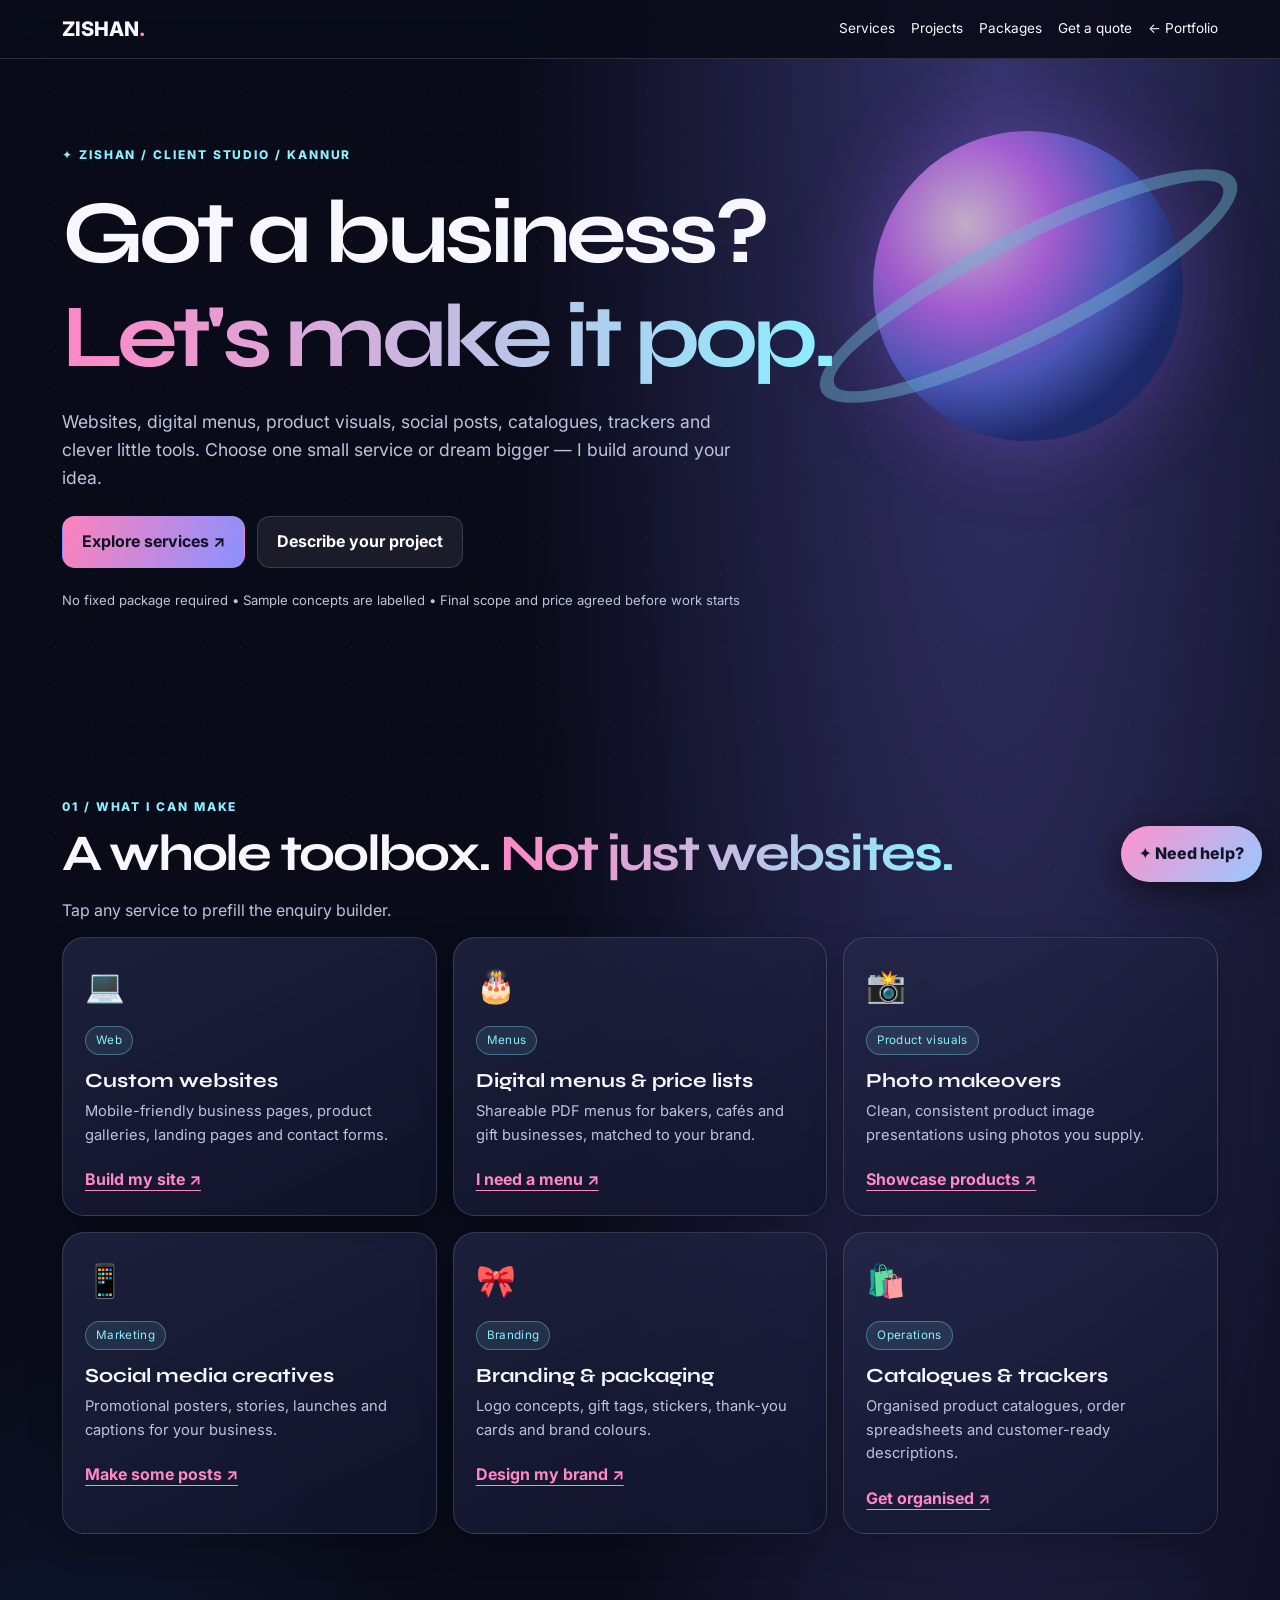
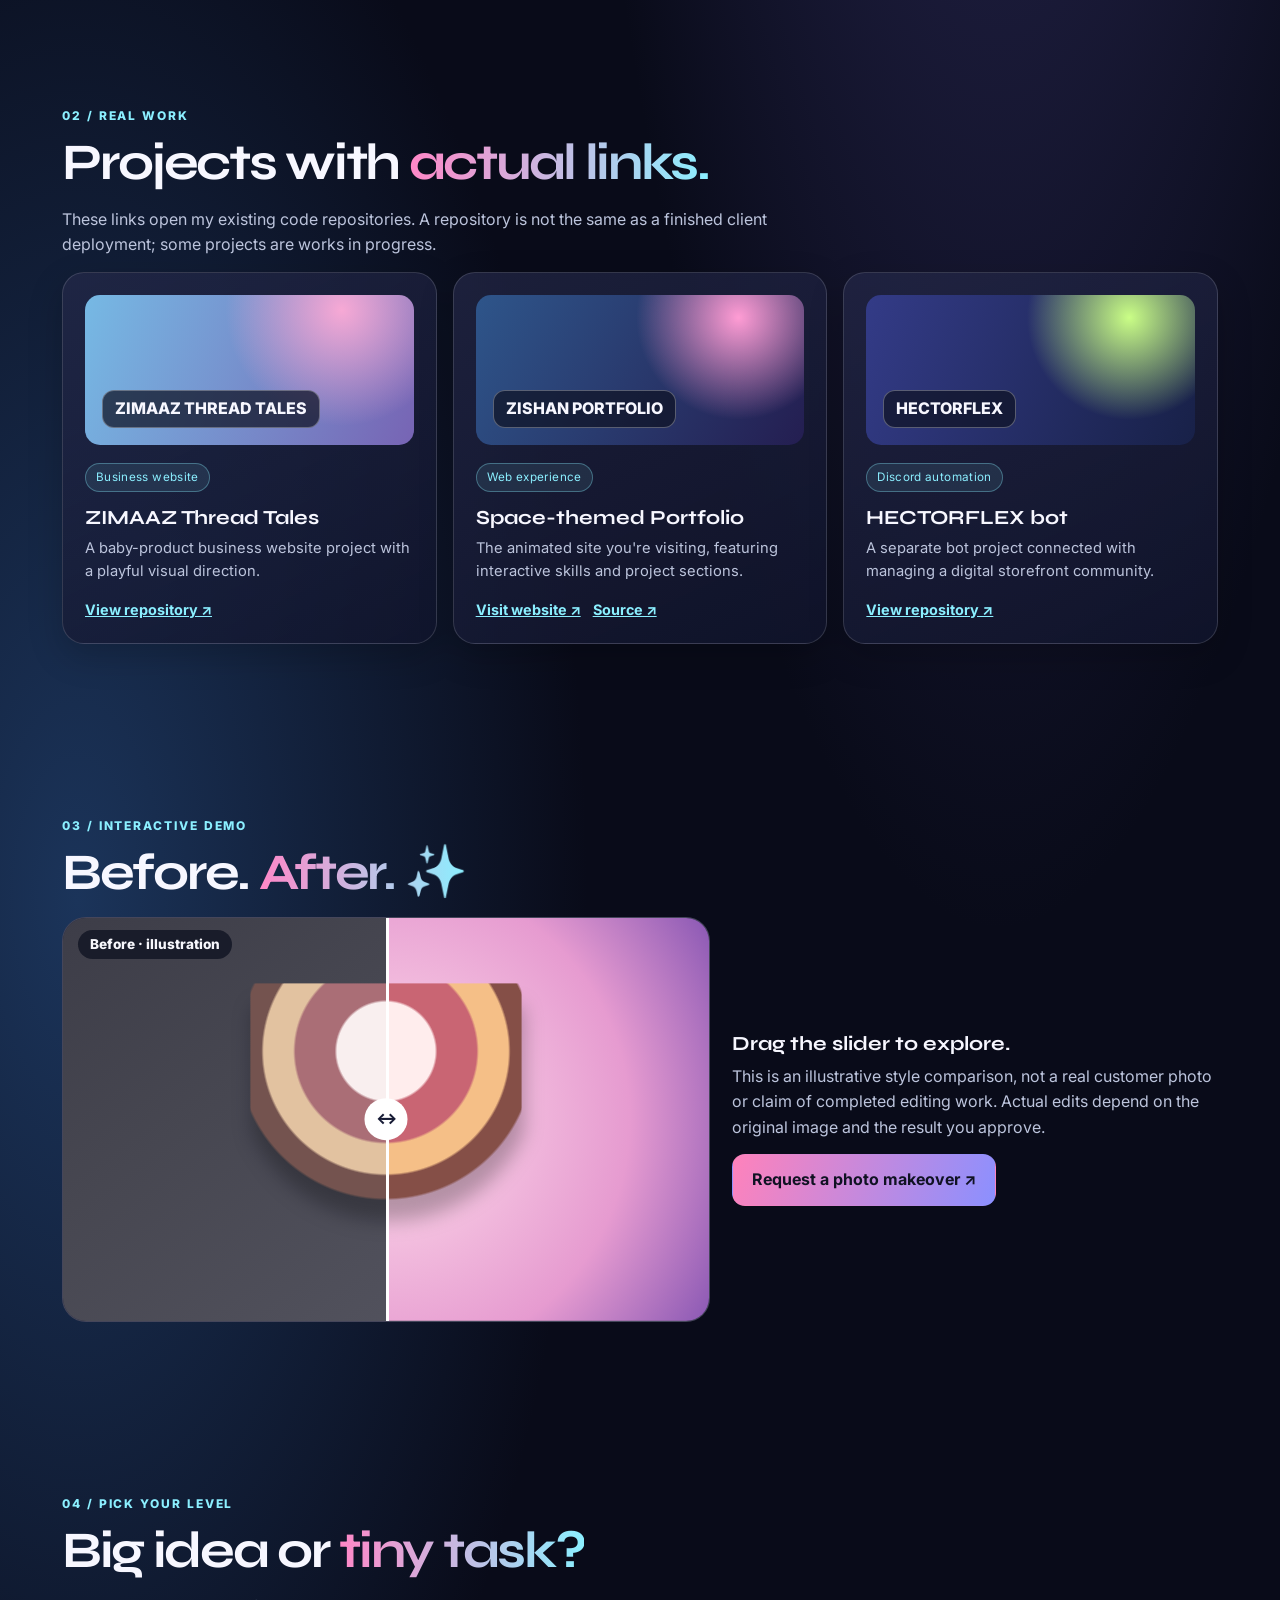
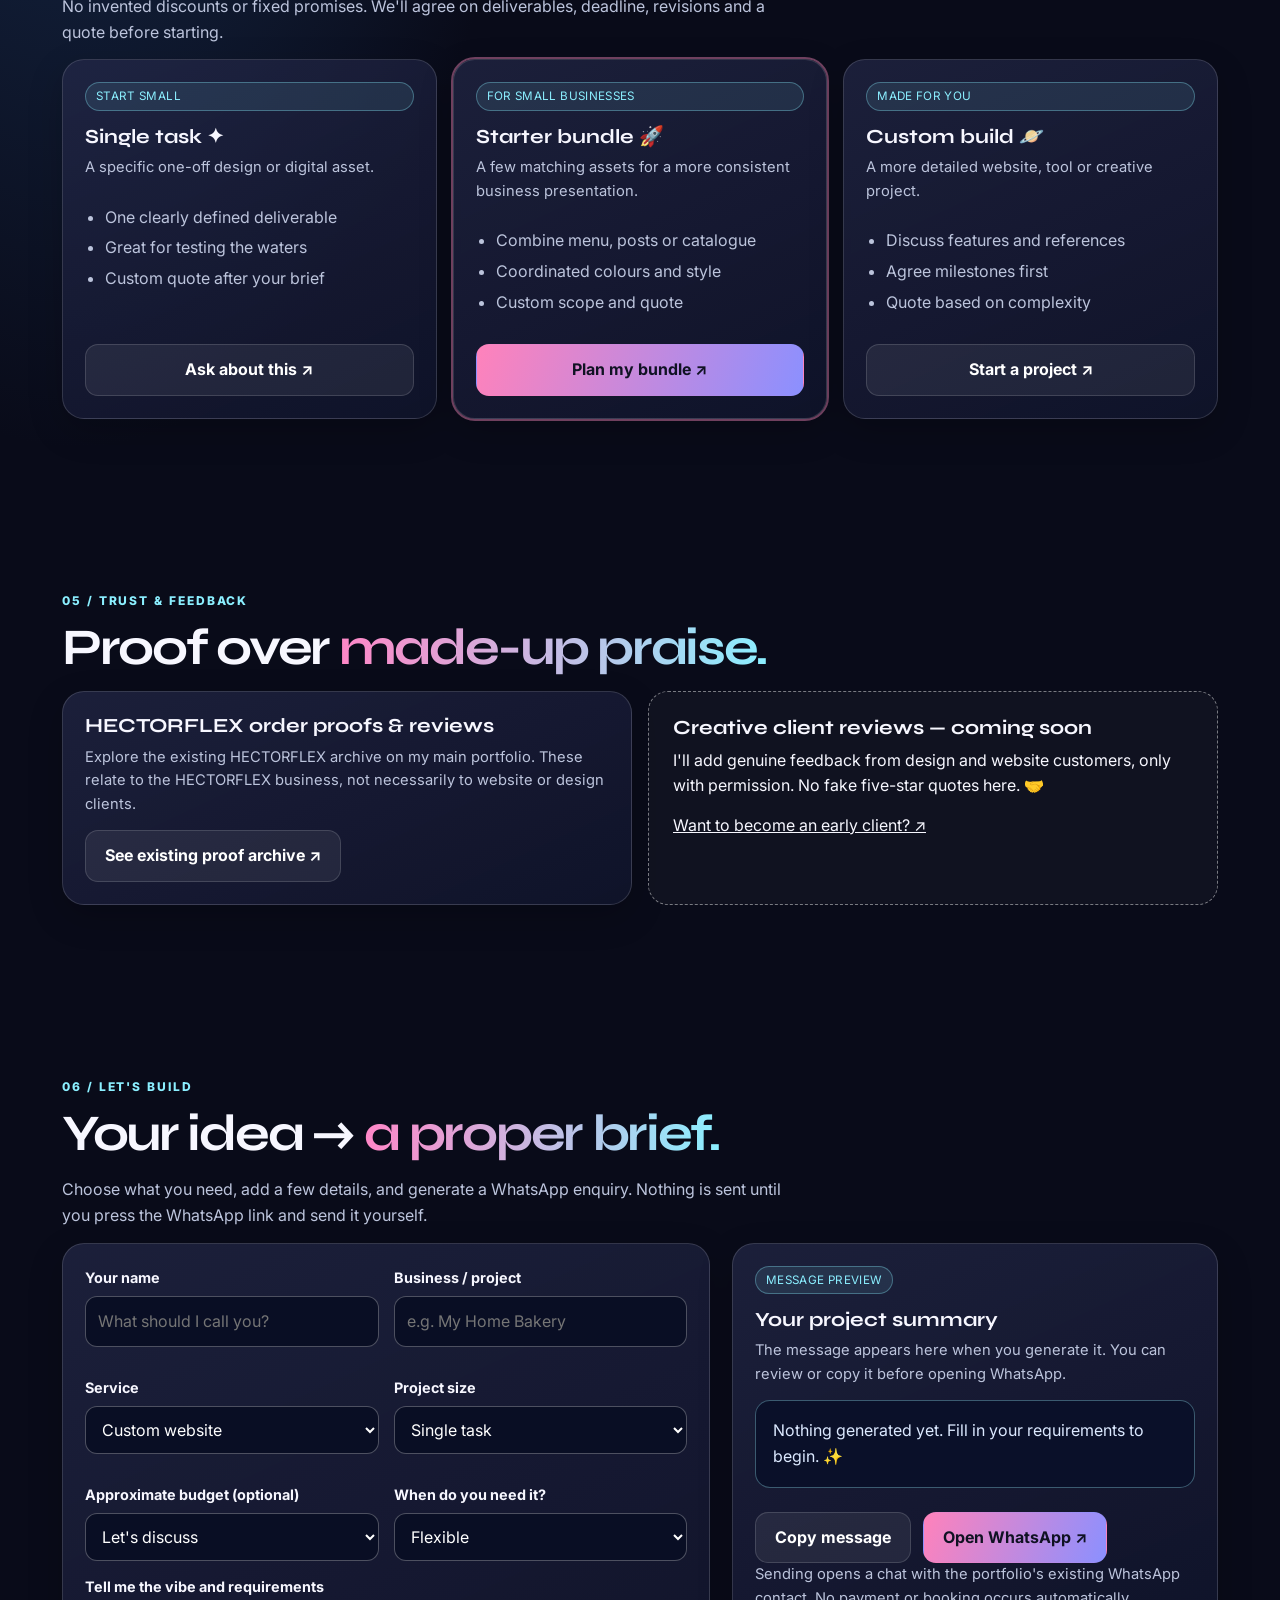
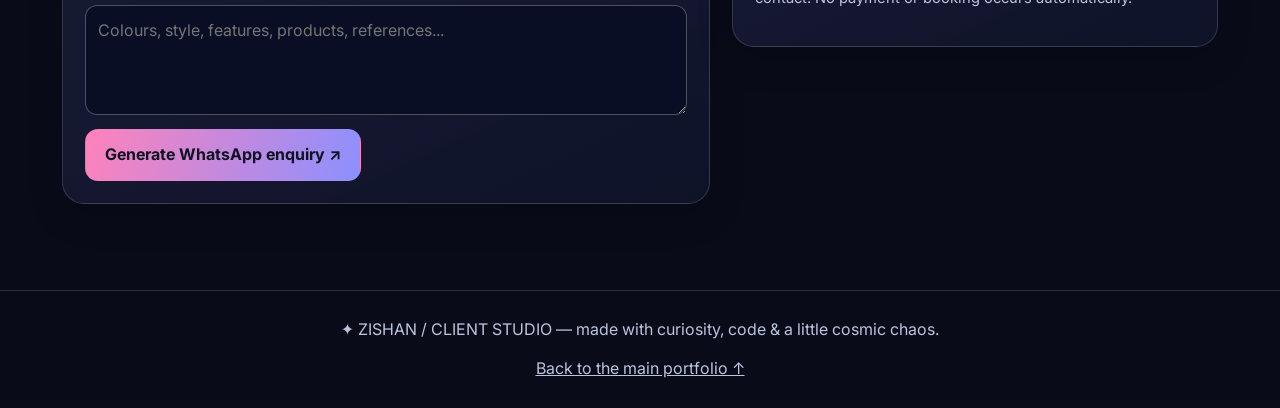
<file: client-studio.html>
<!doctype html>
<html lang="en"><head><meta charset="utf-8"><meta name="viewport" content="width=device-width,initial-scale=1"><meta name="theme-color" content="#0b0c19"><meta name="description" content="Explore Zishan's websites, design services, portfolio projects and custom digital work. Build a quick project enquiry."><title>Client Studio — Zishan</title><link rel="preconnect" href="https://fonts.googleapis.com"><link rel="preconnect" href="https://fonts.gstatic.com" crossorigin><link href="https://fonts.googleapis.com/css2?family=Inter:wght@400;500;600;700;800&family=Syne:wght@600;700;800&display=swap" rel="stylesheet"><style>
:root{color-scheme:dark;--bg:#090b19;--card:#161a34;--line:#ffffff25;--fg:#f7f7ff;--muted:#bcc4dc;--pink:#ff87c7;--blue:#8befff;--lime:#d6ff86}*{box-sizing:border-box}html{scroll-behavior:smooth}body{margin:0;background:radial-gradient(ellipse at 78% 1%,#353269 0,transparent 34%),radial-gradient(ellipse at 6% 48%,#1b345a 0,transparent 30%),var(--bg);color:var(--fg);font:16px/1.6 Inter,system-ui,sans-serif;overflow-x:hidden}body:before{content:"";position:fixed;inset:0;z-index:-1;pointer-events:none;background-image:radial-gradient(#ffffff65 .7px,transparent .7px);background-size:37px 37px;opacity:.35}h1,h2,h3,header strong{font-family:Syne,Inter,sans-serif;line-height:1.16}h1{font-size:clamp(2.6rem,7vw,6.2rem);letter-spacing:-.055em;max-width:870px;margin:18px 0}h2{font-size:clamp(2rem,4vw,3.7rem);letter-spacing:-.045em;margin:8px 0 14px}h3{margin:0 0 8px;font-size:1.25rem}p{margin:0 0 14px}a{color:inherit}button,input,select,textarea{font:inherit}button{cursor:pointer}button:focus-visible,a:focus-visible,input:focus-visible,select:focus-visible,textarea:focus-visible{outline:3px solid var(--blue);outline-offset:3px}header{position:sticky;top:0;z-index:9;background:#090b19e8;backdrop-filter:blur(20px);border-bottom:1px solid var(--line)}.nav{max-width:1200px;margin:auto;padding:13px 22px;display:flex;align-items:center;justify-content:space-between;gap:12px;flex-wrap:wrap}.logo{text-decoration:none;font-size:1.25rem;font-weight:800}.logo span{color:var(--pink)}.navlinks{display:flex;align-items:center;gap:16px;flex-wrap:wrap}.navlinks a{text-decoration:none;font-size:.85rem}.navlinks a:hover{color:var(--pink)}main{max-width:1200px;padding:0 22px;margin:auto}section{padding:86px 0;scroll-margin-top:90px}.hero{min-height:630px;display:flex;align-items:center;position:relative}.hero-copy{position:relative;z-index:1}.eyebrow{letter-spacing:.16em;text-transform:uppercase;color:var(--blue);font-size:.75rem;font-weight:800}.accent{background:linear-gradient(90deg,var(--pink),var(--blue));-webkit-background-clip:text;background-clip:text;color:transparent}.hero p.lead{max-width:690px;color:var(--muted);font-size:1.1rem}.orb{position:absolute;right:3%;top:11%;height:clamp(170px,25vw,310px);width:clamp(170px,25vw,310px);border-radius:50%;background:radial-gradient(circle at 30% 30%,#ffe5f3,#d471ff 28%,#5868dc 52%,#192b73 72%);box-shadow:0 0 95px #9368ff77;opacity:.7;animation:float 7s ease-in-out infinite;z-index:0}.orb:after{content:"";position:absolute;inset:32% -25%;border:15px solid #87edff7a;border-radius:50%;transform:rotate(-27deg)}@keyframes float{50%{transform:translateY(20px)}}.actions{display:flex;gap:12px;flex-wrap:wrap;margin-top:24px}.btn{display:inline-flex;align-items:center;justify-content:center;text-decoration:none;border:1px solid var(--line);padding:12px 19px;border-radius:13px;background:#ffffff12;color:#fff;font-weight:700;transition:transform .15s,background .15s}.btn:hover{transform:translateY(-2px);background:#ffffff24}.btn.primary{background:linear-gradient(110deg,#ff82bb,#8b90ff);border-color:transparent;color:#101223}.sub{color:var(--muted);max-width:720px}.grid{display:grid;grid-template-columns:repeat(3,minmax(0,1fr));gap:16px}.panel{border:1px solid var(--line);background:linear-gradient(155deg,#25294aaf,#11152dce);border-radius:22px;padding:22px;box-shadow:0 12px 35px #0003}.panel:hover{border-color:#a5b2ff80}.panel p,.small{font-size:.92rem;color:var(--muted)}.tag{display:inline-block;font-size:.73rem;letter-spacing:.03em;padding:4px 10px;background:#8befff19;border:1px solid #8befff55;border-radius:99px;color:var(--blue);margin-bottom:14px}.emoji{font-size:2rem;display:block;margin-bottom:15px}.panel .textlink{display:inline-block;color:var(--pink);font-weight:700;margin-top:6px;text-decoration:underline;text-underline-offset:5px;background:none;border:0;padding:0}.packages .panel{display:flex;flex-direction:column}.packages .panel .btn{margin-top:auto}.bullets{margin:6px 0 24px;padding-left:20px;color:var(--muted)}.bullets li{margin:5px 0}.featured{outline:2px solid #ff8ec36b}.project-visual{height:150px;border-radius:15px;margin-bottom:18px;padding:17px;display:flex;flex-direction:column;align-items:flex-start;justify-content:flex-end;overflow:hidden;background:radial-gradient(circle at 80% 15%,#ff9cd4,transparent 35%),linear-gradient(120deg,#2e558a,#241e51)}.project-visual span{background:#101426bb;border:1px solid #ffffff4a;border-radius:12px;padding:5px 12px;font-weight:800}.project-visual.baby{background:radial-gradient(circle at 78% 10%,#f7a9d5,transparent 40%),linear-gradient(110deg,#76b9e4,#7764b4)}.project-visual.bot{background:radial-gradient(circle at 80% 15%,#cafe86,transparent 35%),linear-gradient(110deg,#333b87,#182148)}.project-links{display:flex;gap:12px;flex-wrap:wrap;margin-top:10px}.project-links a{font-weight:700;color:var(--blue);font-size:.9rem}.note{font-size:.82rem;color:var(--muted)}.demo-layout{display:grid;grid-template-columns:minmax(0,1fr) minmax(260px,.75fr);gap:22px;align-items:center}.compare{position:relative;overflow:hidden;border-radius:24px;border:1px solid var(--line);aspect-ratio:16/10;min-height:245px;background:#25273f}.compare .scene{position:absolute;inset:0;display:flex;align-items:center;justify-content:center;flex-direction:column;gap:8px}.scene.before{background:linear-gradient(145deg,#3d3d4e,#57576b);filter:saturate(.6)}.scene.after{background:radial-gradient(circle at center,#ffdfec,#e69bd0 64%,#8a58b4)}.product{width:35%;aspect-ratio:1;background:radial-gradient(circle at 50% 25%,#ffeded 0 20%,#c96573 21% 37%,#f5bf87 38% 50%,#854f47 51% 60%,transparent 61%);filter:drop-shadow(2px 18px 8px #0004);transform:scale(1.2)}.scene span{position:absolute;top:12px;left:15px;background:#11172fdf;border-radius:30px;padding:4px 12px;font-size:.85rem;font-weight:800}.scene.after{clip-path:inset(0 0 0 50%)}.compare .line{position:absolute;top:0;bottom:0;left:50%;width:3px;background:#fff;pointer-events:none}.compare .handle{position:absolute;top:50%;left:50%;transform:translate(-50%,-50%);background:#fff;color:#161a34;border-radius:50%;padding:8px 11px;font-weight:800;pointer-events:none}.compare input{position:absolute;inset:0;width:100%;height:100%;margin:0;opacity:0;cursor:ew-resize}.form-grid{display:grid;grid-template-columns:1fr 1fr;gap:15px}.field{display:flex;flex-direction:column;gap:7px;margin-bottom:14px}.field label{font-weight:700;font-size:.9rem}.field input,.field select,.field textarea{background:#090e24;color:#fff;border:1px solid #ffffff46;border-radius:12px;padding:12px;width:100%;min-width:0}.field textarea{min-height:110px;resize:vertical}.field select option{background:#10142c}.output{background:#0a1029;border:1px solid #9cefff55;border-radius:15px;padding:17px;white-space:pre-wrap;overflow-wrap:anywhere;margin:12px 0;min-height:85px;color:#dce9ff}.feedback{display:grid;grid-template-columns:1fr 1fr;gap:16px}.testimonial-empty{border:1px dashed #ffffff70;background:#ffffff08;border-radius:20px;padding:24px}.assistant-fab{position:fixed;right:18px;bottom:18px;z-index:12;border:0;border-radius:100px;padding:15px 18px;background:linear-gradient(130deg,#ff92cc,#98c8ff);color:#11172a;font-weight:800;box-shadow:0 8px 32px #0008}.assistant-dialog{position:fixed;right:18px;bottom:86px;width:min(370px,calc(100vw - 36px));max-height:min(580px,calc(100vh - 120px));overflow:auto;z-index:12;padding:22px;background:#141a36;border:1px solid #ffb6df9e;border-radius:23px;box-shadow:0 15px 50px #000b}.assistant-dialog[hidden]{display:none}.assistant-dialog button.choice{display:block;width:100%;margin:8px 0;padding:10px;text-align:left;background:#ffffff12;color:white;border:1px solid var(--line);border-radius:12px}.assistant-dialog .close{float:right;background:transparent;border:0;color:white;font-size:1.5rem}.assistant-dialog p{color:var(--muted)}footer{border-top:1px solid var(--line);padding:26px 22px;text-align:center;color:var(--muted)}.skip{position:absolute;left:-10000px;top:auto}.skip:focus{left:15px;top:15px;z-index:99;background:white;color:black;padding:12px} @media(max-width:780px){.grid{grid-template-columns:repeat(2,minmax(0,1fr))}.demo-layout,.feedback{grid-template-columns:1fr}.orb{opacity:.24;top:80px;right:10px}.hero{min-height:530px}}@media(max-width:540px){.grid,.form-grid{grid-template-columns:1fr}section{padding:55px 0}.navlinks{gap:10px}.navlinks a{font-size:.78rem}.hero{min-height:450px}.panel{padding:18px}.compare{min-height:220px}}@media(prefers-reduced-motion:reduce){html{scroll-behavior:auto}.orb{animation:none}.btn{transition:none}}
</style></head><body>
<a class="skip" href="#main">Skip to content</a><header><nav class="nav" aria-label="Main navigation"><a class="logo" href="./index.html">ZISHAN<span>.</span></a><div class="navlinks"><a href="#services">Services</a><a href="#work">Projects</a><a href="#packages">Packages</a><a href="#enquiry">Get a quote</a><a href="./index.html">← Portfolio</a></div></nav></header>
<main id="main"><section class="hero"><div class="orb" aria-hidden="true"></div><div class="hero-copy"><div class="eyebrow">✦ ZISHAN / CLIENT STUDIO / KANNUR</div><h1>Got a business?<br><span class="accent">Let's make it pop.</span></h1><p class="lead">Websites, digital menus, product visuals, social posts, catalogues, trackers and clever little tools. Choose one small service or dream bigger — I build around your idea.</p><div class="actions"><a class="btn primary" href="#services">Explore services ↗</a><a class="btn" href="#enquiry">Describe your project</a></div><p class="note" style="margin-top:22px">No fixed package required • Sample concepts are labelled • Final scope and price agreed before work starts</p></div></section>
<section id="services"><div class="eyebrow">01 / WHAT I CAN MAKE</div><h2>A whole toolbox. <span class="accent">Not just websites.</span></h2><p class="sub">Tap any service to prefill the enquiry builder.</p><div class="grid" id="services-grid">
<article class="panel"><span class="emoji">💻</span><span class="tag">Web</span><h3>Custom websites</h3><p>Mobile-friendly business pages, product galleries, landing pages and contact forms.</p><button class="textlink service-pick" data-service="Custom website">Build my site ↗</button></article>
<article class="panel"><span class="emoji">🎂</span><span class="tag">Menus</span><h3>Digital menus & price lists</h3><p>Shareable PDF menus for bakers, cafés and gift businesses, matched to your brand.</p><button class="textlink service-pick" data-service="Digital menu or price list">I need a menu ↗</button></article>
<article class="panel"><span class="emoji">📸</span><span class="tag">Product visuals</span><h3>Photo makeovers</h3><p>Clean, consistent product image presentations using photos you supply.</p><button class="textlink service-pick" data-service="Product photo makeover">Showcase products ↗</button></article>
<article class="panel"><span class="emoji">📱</span><span class="tag">Marketing</span><h3>Social media creatives</h3><p>Promotional posters, stories, launches and captions for your business.</p><button class="textlink service-pick" data-service="Social media designs">Make some posts ↗</button></article>
<article class="panel"><span class="emoji">🎀</span><span class="tag">Branding</span><h3>Branding & packaging</h3><p>Logo concepts, gift tags, stickers, thank-you cards and brand colours.</p><button class="textlink service-pick" data-service="Branding and packaging">Design my brand ↗</button></article>
<article class="panel"><span class="emoji">🛍️</span><span class="tag">Operations</span><h3>Catalogues & trackers</h3><p>Organised product catalogues, order spreadsheets and customer-ready descriptions.</p><button class="textlink service-pick" data-service="Catalogue or order tracker">Get organised ↗</button></article>
</div></section>
<section id="work"><div class="eyebrow">02 / REAL WORK</div><h2>Projects with <span class="accent">actual links.</span></h2><p class="sub">These links open my existing code repositories. A repository is not the same as a finished client deployment; some projects are works in progress.</p><div class="grid">
<article class="panel"><div class="project-visual baby"><span>ZIMAAZ THREAD TALES</span></div><span class="tag">Business website</span><h3>ZIMAAZ Thread Tales</h3><p>A baby-product business website project with a playful visual direction.</p><div class="project-links"><a href="https://github.com/zishanmarzook/zimaaz-tales" target="_blank" rel="noopener noreferrer">View repository ↗</a></div></article>
<article class="panel"><div class="project-visual"><span>ZISHAN PORTFOLIO</span></div><span class="tag">Web experience</span><h3>Space-themed Portfolio</h3><p>The animated site you're visiting, featuring interactive skills and project sections.</p><div class="project-links"><a href="./index.html">Visit website ↗</a><a href="https://github.com/zishanmarzook/zishan-portfolio" target="_blank" rel="noopener noreferrer">Source ↗</a></div></article>
<article class="panel"><div class="project-visual bot"><span>HECTORFLEX</span></div><span class="tag">Discord automation</span><h3>HECTORFLEX bot</h3><p>A separate bot project connected with managing a digital storefront community.</p><div class="project-links"><a href="https://github.com/zishanmarzook/hector-flex" target="_blank" rel="noopener noreferrer">View repository ↗</a></div></article>
</div></section>
<section id="transformation"><div class="eyebrow">03 / INTERACTIVE DEMO</div><h2>Before. <span class="accent">After. ✨</span></h2><div class="demo-layout"><div class="compare" id="compare"><div class="scene before"><div class="product"></div><span>Before · illustration</span></div><div class="scene after" id="after-scene"><div class="product"></div><span>After · illustration</span></div><div class="line" id="compare-line"></div><div class="handle" id="compare-handle">↔</div><input id="comparison" type="range" min="0" max="100" value="50" aria-label="Reveal how much of the illustrated after image is visible"></div><div><h3>Drag the slider to explore.</h3><p class="sub">This is an illustrative style comparison, not a real customer photo or claim of completed editing work. Actual edits depend on the original image and the result you approve.</p><a href="#enquiry" class="btn primary" id="photo-enquiry">Request a photo makeover ↗</a></div></div></section>
<section id="packages" class="packages"><div class="eyebrow">04 / PICK YOUR LEVEL</div><h2>Big idea or <span class="accent">tiny task?</span></h2><p class="sub">No invented discounts or fixed promises. We'll agree on deliverables, deadline, revisions and a quote before starting.</p><div class="grid">
<article class="panel"><span class="tag">START SMALL</span><h3>Single task ✦</h3><p>A specific one-off design or digital asset.</p><ul class="bullets"><li>One clearly defined deliverable</li><li>Great for testing the waters</li><li>Custom quote after your brief</li></ul><button class="btn package-pick" data-package="Single task">Ask about this ↗</button></article>
<article class="panel featured"><span class="tag">FOR SMALL BUSINESSES</span><h3>Starter bundle 🚀</h3><p>A few matching assets for a more consistent business presentation.</p><ul class="bullets"><li>Combine menu, posts or catalogue</li><li>Coordinated colours and style</li><li>Custom scope and quote</li></ul><button class="btn primary package-pick" data-package="Starter bundle">Plan my bundle ↗</button></article>
<article class="panel"><span class="tag">MADE FOR YOU</span><h3>Custom build 🪐</h3><p>A more detailed website, tool or creative project.</p><ul class="bullets"><li>Discuss features and references</li><li>Agree milestones first</li><li>Quote based on complexity</li></ul><button class="btn package-pick" data-package="Custom build">Start a project ↗</button></article>
</div></section>
<section id="feedback"><div class="eyebrow">05 / TRUST & FEEDBACK</div><h2>Proof over <span class="accent">made-up praise.</span></h2><div class="feedback"><div class="panel"><h3>HECTORFLEX order proofs & reviews</h3><p>Explore the existing HECTORFLEX archive on my main portfolio. These relate to the HECTORFLEX business, not necessarily to website or design clients.</p><a href="./index.html#business" class="btn">See existing proof archive ↗</a></div><div class="testimonial-empty"><h3>Creative client reviews — coming soon</h3><p>I'll add genuine feedback from design and website customers, only with permission. No fake five-star quotes here. 🤝</p><a href="#enquiry">Want to become an early client? ↗</a></div></div></section>
<section id="enquiry"><div class="eyebrow">06 / LET'S BUILD</div><h2>Your idea → <span class="accent">a proper brief.</span></h2><p class="sub">Choose what you need, add a few details, and generate a WhatsApp enquiry. Nothing is sent until you press the WhatsApp link and send it yourself.</p><div class="demo-layout" style="align-items:start"><form class="panel" id="brief-form"><div class="form-grid"><div class="field"><label for="client-name">Your name</label><input id="client-name" maxlength="80" autocomplete="name" placeholder="What should I call you?" required></div><div class="field"><label for="business-name">Business / project</label><input id="business-name" maxlength="100" placeholder="e.g. My Home Bakery"></div><div class="field"><label for="service">Service</label><select id="service"><option>Custom website</option><option>Digital menu or price list</option><option>Product photo makeover</option><option>Social media designs</option><option>Branding and packaging</option><option>Catalogue or order tracker</option><option>Discord bot or automation</option><option>Other digital project</option></select></div><div class="field"><label for="package">Project size</label><select id="package"><option>Single task</option><option>Starter bundle</option><option>Custom build</option><option>Not sure yet</option></select></div><div class="field"><label for="budget">Approximate budget (optional)</label><select id="budget"><option>Let's discuss</option><option>Under ₹500</option><option>₹500–₹1,000</option><option>₹1,000–₹2,500</option><option>Above ₹2,500</option></select></div><div class="field"><label for="deadline">When do you need it?</label><select id="deadline"><option>Flexible</option><option>As soon as practical</option><option>Within 1 week</option><option>Within 1 month</option></select></div></div><div class="field"><label for="details">Tell me the vibe and requirements</label><textarea id="details" maxlength="1200" placeholder="Colours, style, features, products, references..."></textarea></div><button type="submit" class="btn primary">Generate WhatsApp enquiry ↗</button></form><div class="panel" aria-live="polite"><span class="tag">MESSAGE PREVIEW</span><h3>Your project summary</h3><p class="small">The message appears here when you generate it. You can review or copy it before opening WhatsApp.</p><div class="output" id="enquiry-output">Nothing generated yet. Fill in your requirements to begin. ✨</div><div class="actions"><button id="copy-brief" class="btn" type="button" disabled>Copy message</button><a id="send-whatsapp" href="#" class="btn primary" target="_blank" rel="noopener noreferrer" hidden>Open WhatsApp ↗</a></div><p class="note">Sending opens a chat with the portfolio's existing WhatsApp contact. No payment or booking occurs automatically.</p></div></div></section>
</main><footer><p>✦ ZISHAN / CLIENT STUDIO — made with curiosity, code & a little cosmic chaos.</p><a href="./index.html">Back to the main portfolio ↑</a></footer>
<button id="assistant-toggle" class="assistant-fab" type="button" aria-controls="assistant-dialog" aria-expanded="false">✦ Need help?</button><div class="assistant-dialog" id="assistant-dialog" role="dialog" aria-modal="false" aria-label="Portfolio project helper" hidden><button class="close" id="assistant-close" aria-label="Close assistant">×</button><h3>Orbit Helper 🪐</h3><p id="assistant-answer">Yo! What are you trying to make? Pick one and I'll point you in the right direction. I'm a guided helper, not a live AI chatbot.</p><button class="choice" data-recommend="products">I sell products 🎁</button><button class="choice" data-recommend="website">I need a website 💻</button><button class="choice" data-recommend="promote">I want more attractive posts 🎨</button><button class="choice" data-recommend="organise">I need to organise orders 📊</button><a href="#enquiry" id="assistant-cta" class="btn primary" style="margin-top:8px">Create my enquiry ↗</a></div>
<script>
(()=>{'use strict';const $=id=>document.getElementById(id);const form=$('brief-form');const focusForm=()=>{$('enquiry').scrollIntoView({behavior:'smooth'});};document.querySelectorAll('.service-pick').forEach(b=>b.addEventListener('click',()=>{$('service').value=b.dataset.service;focusForm()}));document.querySelectorAll('.package-pick').forEach(b=>b.addEventListener('click',()=>{$('package').value=b.dataset.package;focusForm()}));$('photo-enquiry').addEventListener('click',()=>{$('service').value='Product photo makeover'});const slider=$('comparison');function updateSlider(){const n=Number(slider.value);$('after-scene').style.clipPath='inset(0 0 0 '+n+'%)';$('compare-line').style.left=n+'%';$('compare-handle').style.left=n+'%';slider.setAttribute('aria-valuetext',n+' percent of original side shown')}slider.addEventListener('input',updateSlider);updateSlider();let message='';form.addEventListener('submit',e=>{e.preventDefault();if(!form.reportValidity())return;const v=id=>$(id).value.trim();message=['Hello! I found your Zishan Client Studio portfolio.','Name: '+v('client-name'),'Business / project: '+(v('business-name')||'Not specified'),'Service: '+v('service'),'Package: '+v('package'),'Budget: '+v('budget'),'Timeline: '+v('deadline'),'Details: '+(v('details')||'Let’s discuss the details.'),'Could you share a quote and next steps?'].join('\n');$('enquiry-output').textContent=message;$('copy-brief').disabled=false;const a=$('send-whatsapp');a.href='https://wa.me/917034345577?text='+encodeURIComponent(message);a.hidden=false;});$('copy-brief').addEventListener('click',async()=>{if(!message)return;try{await navigator.clipboard.writeText(message);$('copy-brief').textContent='Copied ✓'}catch(e){$('copy-brief').textContent='Select the preview to copy';const sel=window.getSelection();const range=document.createRange();range.selectNodeContents($('enquiry-output'));sel.removeAllRanges();sel.addRange(range)}});const dialog=$('assistant-dialog'),toggle=$('assistant-toggle');function setOpen(open){dialog.hidden=!open;toggle.setAttribute('aria-expanded',String(open));if(open)$('assistant-close').focus();else toggle.focus()}toggle.addEventListener('click',()=>setOpen(dialog.hidden));$('assistant-close').addEventListener('click',()=>setOpen(false));document.addEventListener('keydown',e=>{if(e.key==='Escape'&&!dialog.hidden)setOpen(false)});const replies={products:['Start with a digital catalogue or a product photo makeover. It makes shopping and enquiries easier.','Catalogue or order tracker'],website:['A mobile-friendly website with products and a WhatsApp enquiry button could work great.','Custom website'],promote:['Try a social media design pack with posts, offers and story templates.','Social media designs'],organise:['An order tracker with due dates, payments and delivery status may save you time.','Catalogue or order tracker']};document.querySelectorAll('[data-recommend]').forEach(b=>b.addEventListener('click',()=>{const [answer,service]=replies[b.dataset.recommend];$('assistant-answer').textContent=answer;$('service').value=service}));$('assistant-cta').addEventListener('click',()=>setOpen(false))})();
</script></body></html>
</file>
<file: style.css>
/* =========================
   DESIGN TOKENS
========================= */

:root {
    --accent: #e8507a;
    --accent-glow: rgba(232, 80, 122, 0.15);
    --bg: #0e0e0f;
    --bg-card: #161618;
    --bg-card-hover: #1c1c1f;
    --text: #f0eeec;
    --text-muted: #888480;
    --border: #2a2a2e;
    --border-hover: #3d3d42;
    --font-display: 'Syne', sans-serif;
    --font-body: 'Inter', sans-serif;
    --radius: 20px;
    --transition: 0.3s ease;
}

/* =========================
   RESET
========================= */

*, *::before, *::after {
    margin: 0;
    padding: 0;
    box-sizing: border-box;
}

html {
    scroll-behavior: smooth;
}

body {
    font-family: var(--font-body);
    background: var(--bg);
    color: var(--text);
    line-height: 1.6;
    overflow-x: hidden;
}

img {
    max-width: 100%;
    display: block;
}

a {
    text-decoration: none;
    color: inherit;
}

button {
    font-family: var(--font-body);
    cursor: pointer;
}

/* =========================
   REDUCED MOTION
========================= */

@media (prefers-reduced-motion: reduce) {
    *, *::before, *::after {
        animation-duration: 0.01ms !important;
        animation-iteration-count: 1 !important;
        transition-duration: 0.01ms !important;
    }
    .reveal {
        opacity: 1 !important;
        transform: none !important;
    }
    .hero-enter {
        opacity: 1 !important;
        transform: none !important;
    }
    .cursor-spotlight {
        display: none !important;
    }
}

/* =========================
   CUSTOM CURSOR SPOTLIGHT
========================= */

.cursor-spotlight {
    position: fixed;
    width: 380px;
    height: 380px;
    border-radius: 50%;
    background: radial-gradient(
        circle,
        rgba(232, 80, 122, 0.07) 0%,
        transparent 70%
    );
    pointer-events: none;
    z-index: 9999;
    transform: translate(-50%, -50%);
    transition: transform 0.12s ease, width 0.3s ease, height 0.3s ease, opacity 0.3s ease;
    opacity: 0;
}

.cursor-spotlight.visible {
    opacity: 1;
}

.cursor-spotlight.hovering {
    width: 500px;
    height: 500px;
    background: radial-gradient(
        circle,
        rgba(232, 80, 122, 0.11) 0%,
        transparent 70%
    );
}

/* =========================
   TYPOGRAPHY
========================= */

h1, h2, h3, h4 {
    font-family: var(--font-display);
    line-height: 1;
}

.accent {
    color: var(--accent);
}

.section-label {
    font-size: 0.75rem;
    font-weight: 700;
    letter-spacing: 3px;
    color: var(--accent);
    margin-bottom: 16px;
    display: block;
}

.section-sub {
    color: var(--text-muted);
    font-size: 1.05rem;
    max-width: 540px;
    margin-top: 16px;
    line-height: 1.7;
}

/* =========================
   LAYOUT
========================= */

.section-inner {
    max-width: 1200px;
    margin: 0 auto;
    padding: 0 7%;
}

/* =========================
   NAVIGATION
========================= */

.navbar {
    position: fixed;
    top: 0;
    left: 0;
    width: 100%;
    padding: 22px 7%;
    display: flex;
    align-items: center;
    justify-content: space-between;
    background: transparent;
    border-bottom: 1px solid transparent;
    z-index: 100;
    opacity: 0;
    transform: translateY(-12px);
    animation: navEnter 0.6s ease 0.05s forwards;
    transition: background 0.4s ease,
                border-color 0.4s ease,
                backdrop-filter 0.4s ease,
                padding 0.3s ease;
}

.navbar.scrolled {
    background: rgba(14, 14, 15, 0.88);
    backdrop-filter: blur(16px);
    -webkit-backdrop-filter: blur(16px);
    border-bottom: 1px solid var(--border);
    padding: 16px 7%;
}

@keyframes navEnter {
    to {
        opacity: 1;
        transform: translateY(0);
    }
}

.logo {
    font-family: var(--font-display);
    font-size: 1.3rem;
    font-weight: 800;
    letter-spacing: 4px;
    color: var(--text);
    transition: color var(--transition);
}

.logo:hover {
    color: var(--accent);
}

.nav-links {
    display: flex;
    gap: 36px;
}

.nav-link {
    font-size: 0.9rem;
    font-weight: 500;
    color: var(--text-muted);
    transition: color var(--transition);
    letter-spacing: 0.3px;
    position: relative;
    padding-bottom: 4px;
}

.nav-link::after {
    content: '';
    position: absolute;
    bottom: 0;
    left: 0;
    width: 0;
    height: 1px;
    background: var(--accent);
    transition: width 0.3s ease;
}

.nav-link:hover {
    color: var(--text);
}

.nav-link:hover::after {
    width: 100%;
}

.nav-link.active {
    color: var(--text);
}

.nav-link.active::after {
    width: 100%;
}

/* Hamburger */

.nav-toggle {
    display: none;
    flex-direction: column;
    gap: 5px;
    background: none;
    border: none;
    padding: 4px;
}

.nav-toggle span {
    display: block;
    width: 24px;
    height: 2px;
    background: var(--text);
    border-radius: 2px;
    transition: transform 0.35s ease, opacity 0.35s ease;
}

.nav-toggle.open span:nth-child(1) {
    transform: translateY(7px) rotate(45deg);
}

.nav-toggle.open span:nth-child(2) {
    opacity: 0;
    transform: scaleX(0);
}

.nav-toggle.open span:nth-child(3) {
    transform: translateY(-7px) rotate(-45deg);
}

/* Mobile Nav */

.mobile-nav {
    position: fixed;
    top: 0;
    left: 0;
    width: 100%;
    height: 100vh;
    background: var(--bg);
    display: flex;
    flex-direction: column;
    align-items: center;
    justify-content: center;
    gap: 40px;
    z-index: 99;
    transform: translateX(100%);
    transition: transform 0.45s cubic-bezier(0.77, 0, 0.175, 1);
}

.mobile-nav.open {
    transform: translateX(0);
}

.mobile-nav a {
    font-family: var(--font-display);
    font-size: 2.5rem;
    font-weight: 800;
    color: var(--text);
    opacity: 0;
    transform: translateX(20px);
    transition: color var(--transition),
                opacity 0.4s ease,
                transform 0.4s ease;
}

.mobile-nav.open a {
    opacity: 1;
    transform: translateX(0);
}

.mobile-nav.open a:nth-child(1) { transition-delay: 0.1s; }
.mobile-nav.open a:nth-child(2) { transition-delay: 0.17s; }
.mobile-nav.open a:nth-child(3) { transition-delay: 0.24s; }
.mobile-nav.open a:nth-child(4) { transition-delay: 0.31s; }

.mobile-nav a:hover {
    color: var(--accent);
}

/* =========================
   BUTTONS
========================= */

.btn {
    display: inline-block;
    padding: 13px 26px;
    border-radius: 999px;
    font-weight: 600;
    font-size: 0.95rem;
    transition: all var(--transition);
    border: none;
    position: relative;
    overflow: hidden;
}

.btn:focus-visible {
    outline: 2px solid var(--accent);
    outline-offset: 3px;
}

.btn-primary {
    background: var(--accent);
    color: #fff;
}

.btn-primary:hover {
    transform: translateY(-2px);
    box-shadow: 0 14px 32px rgba(232, 80, 122, 0.35);
    opacity: 0.93;
}

.btn-secondary {
    background: transparent;
    color: var(--text);
    border: 1px solid var(--border-hover);
}

.btn-secondary:hover {
    border-color: var(--accent);
    color: var(--accent);
    transform: translateY(-2px);
}

.btn:active {
    transform: scale(0.97) !important;
}

/* =========================
   HERO
========================= */

.hero {
    min-height: 100vh;
    display: flex;
    align-items: center;
    padding: 140px 7% 100px;
    position: relative;
    overflow: hidden;
}

/* Ambient glow */
.hero::before {
    content: '';
    position: absolute;
    top: -20%;
    right: -10%;
    width: 600px;
    height: 600px;
    background: radial-gradient(circle, rgba(232, 80, 122, 0.06) 0%, transparent 65%);
    pointer-events: none;
    z-index: 0;
    animation: ambientPulse 6s ease-in-out infinite;
}

.hero::after {
    content: '';
    position: absolute;
    bottom: -10%;
    left: -5%;
    width: 500px;
    height: 500px;
    background: radial-gradient(circle, rgba(232, 80, 122, 0.04) 0%, transparent 65%);
    pointer-events: none;
    z-index: 0;
    animation: ambientPulse 8s ease-in-out infinite reverse;
}

@keyframes ambientPulse {
    0%, 100% { opacity: 0.6; transform: scale(1); }
    50% { opacity: 1; transform: scale(1.08); }
}

.hero-dot-grid {
    position: absolute;
    inset: 0;
    background-image: radial-gradient(circle, #ffffff 1px, transparent 1px);
    background-size: 30px 30px;
    opacity: 0.04;
    pointer-events: none;
    z-index: 0;
    will-change: transform;
}

.hero-content {
    position: relative;
    z-index: 1;
    max-width: 820px;
}

.eyebrow {
    display: inline-block;
    font-size: 0.75rem;
    font-weight: 700;
    letter-spacing: 3px;
    color: var(--accent);
    border: 1px solid var(--border-hover);
    padding: 7px 16px;
    border-radius: 999px;
    margin-bottom: 28px;
}

.hero h1 {
    font-size: clamp(3.5rem, 8vw, 7rem);
    letter-spacing: -3px;
    line-height: 0.95;
    margin-bottom: 28px;
}

.hero-description {
    font-size: 1.1rem;
    color: var(--text-muted);
    max-width: 560px;
    line-height: 1.75;
    margin-bottom: 36px;
}

.hero-buttons {
    display: flex;
    gap: 14px;
    flex-wrap: wrap;
    margin-bottom: 48px;
}

.hero-stats {
    display: flex;
    align-items: center;
    gap: 12px;
    padding-top: 28px;
    border-top: 1px solid var(--border);
    font-size: 0.82rem;
    color: var(--text-muted);
    font-weight: 500;
    flex-wrap: wrap;
}

.hero-stats .dot {
    color: var(--border-hover);
}

/* Hero entrance animations */

.hero-enter {
    opacity: 0;
    transform: translateY(22px);
    animation: heroFadeUp 0.7s ease forwards;
    animation-delay: var(--delay, 0s);
}

@keyframes heroFadeUp {
    to {
        opacity: 1;
        transform: translateY(0);
    }
}

/* =========================
   SCROLL REVEAL
========================= */

.reveal {
    opacity: 0;
    transform: translateY(28px);
    transition: opacity 0.65s ease, transform 0.65s ease;
}

.reveal.visible {
    opacity: 1;
    transform: translateY(0);
}

/* =========================
   ABOUT
========================= */

.about {
    padding: 140px 0;
    background: var(--bg);
    border-top: 1px solid var(--border);
}

.about-header {
    margin-bottom: 64px;
}

.about-header h2 {
    font-size: clamp(2.8rem, 5vw, 5rem);
    letter-spacing: -2px;
    line-height: 1.05;
}

.about-grid {
    display: grid;
    grid-template-columns: 1.4fr 1fr;
    gap: 24px;
    align-items: start;
}

.about-card {
    background: var(--bg-card);
    border: 1px solid var(--border);
    border-radius: var(--radius);
    padding: 44px;
    transition: border-color var(--transition);
}

.about-card:hover {
    border-color: var(--border-hover);
}

.about-card p {
    color: var(--text-muted);
    font-size: 1.05rem;
    line-height: 1.8;
    margin-bottom: 18px;
}

.about-card p:last-child {
    margin-bottom: 0;
}

.about-pillars {
    display: flex;
    flex-direction: column;
    gap: 14px;
}

.pillar {
    background: var(--bg-card);
    border: 1px solid var(--border);
    border-radius: 14px;
    padding: 24px 28px;
    transition: all 0.3s ease;
    cursor: default;
}

.pillar:hover {
    border-color: var(--accent);
    transform: translateX(6px);
    background: var(--bg-card-hover);
    box-shadow: -3px 0 0 0 var(--accent);
}

.pillar strong {
    font-size: 0.75rem;
    font-weight: 700;
    color: var(--accent);
    letter-spacing: 2px;
    display: block;
    margin-bottom: 6px;
}

.pillar p {
    font-weight: 600;
    font-size: 0.95rem;
    color: var(--text);
}

/* =========================
   SKILLS
========================= */

.skills {
    padding: 140px 0;
    border-top: 1px solid var(--border);
    background: var(--bg-card);
}

.skills-header {
    margin-bottom: 64px;
}

.skills-header h2 {
    font-size: clamp(2.8rem, 5vw, 5rem);
    letter-spacing: -2px;
}

.skills-grid {
    display: grid;
    grid-template-columns: repeat(3, 1fr);
    gap: 18px;
}

.skill-card {
    background: var(--bg);
    border: 1px solid var(--border);
    border-radius: var(--radius);
    padding: 36px;
    transition: all 0.35s ease;
    position: relative;
    overflow: hidden;
}

.skill-card::before {
    content: '';
    position: absolute;
    top: 0;
    left: 0;
    right: 0;
    height: 1px;
    background: linear-gradient(90deg, transparent, var(--accent), transparent);
    opacity: 0;
    transition: opacity 0.35s ease;
}

.skill-card:hover {
    border-color: var(--border-hover);
    transform: translateY(-6px);
    box-shadow: 0 20px 50px rgba(0, 0, 0, 0.35);
}

.skill-card:hover::before {
    opacity: 1;
}

.skill-num {
    font-size: 0.75rem;
    font-weight: 800;
    color: var(--accent);
    letter-spacing: 2px;
    margin-bottom: 44px;
    display: block;
}

.skill-card h3 {
    font-size: 1.5rem;
    margin-bottom: 10px;
    color: var(--text);
}

.skill-card > p {
    color: var(--text-muted);
    font-size: 0.9rem;
    margin-bottom: 24px;
    line-height: 1.6;
}

/* =========================
   TAGS
========================= */

.tags {
    display: flex;
    flex-wrap: wrap;
    gap: 8px;
}

.tags span {
    padding: 6px 13px;
    background: var(--bg-card);
    border: 1px solid var(--border);
    border-radius: 999px;
    font-size: 0.8rem;
    font-weight: 600;
    color: var(--text-muted);
    transition: all 0.25s ease;
    cursor: default;
}

.tags span:hover {
    background: var(--accent);
    color: #fff;
    border-color: var(--accent);
    transform: translateY(-2px);
}

/* =========================
   PROJECTS
========================= */

.projects {
    padding: 140px 0;
    border-top: 1px solid var(--border);
    background: var(--bg);
}

.projects-header {
    margin-bottom: 64px;
}

.projects-header h2 {
    font-size: clamp(2.8rem, 5vw, 5rem);
    letter-spacing: -2px;
}

.projects-grid {
    display: grid;
    grid-template-columns: repeat(3, 1fr);
    gap: 18px;
}

.project-card {
    background: var(--bg-card);
    border: 1px solid var(--border);
    border-radius: var(--radius);
    padding: 36px;
    display: flex;
    flex-direction: column;
    gap: 16px;
    transition: all 0.35s ease;
    cursor: pointer;
    position: relative;
    overflow: hidden;
    transform-style: preserve-3d;
    will-change: transform;
}

/* Shine sweep effect */
.project-card::after {
    content: '';
    position: absolute;
    top: 0;
    left: -100%;
    width: 60%;
    height: 100%;
    background: linear-gradient(
        105deg,
        transparent 40%,
        rgba(255, 255, 255, 0.03) 50%,
        transparent 60%
    );
    transition: left 0.5s ease;
    pointer-events: none;
}

.project-card:hover::after {
    left: 150%;
}

.project-card:hover {
    border-color: var(--border-hover);
    transform: translateY(-8px);
    box-shadow: 0 24px 60px rgba(0, 0, 0, 0.4);
    background: var(--bg-card-hover);
}

.project-card:hover .project-btn {
    border-color: var(--accent);
    color: var(--accent);
}

.project-featured {
    border-color: var(--border-hover);
}

.project-meta {
    display: flex;
    justify-content: space-between;
    align-items: center;
}

.project-num {
    font-size: 0.75rem;
    font-weight: 800;
    color: var(--accent);
    letter-spacing: 2px;
}

.project-type {
    font-size: 0.7rem;
    font-weight: 700;
    color: var(--text-muted);
    letter-spacing: 2px;
}

.project-card h3 {
    font-size: 1.5rem;
    color: var(--text);
    line-height: 1.2;
}

.project-card > p {
    color: var(--text-muted);
    font-size: 0.9rem;
    line-height: 1.7;
    flex: 1;
}

.project-btn {
    margin-top: auto;
    width: fit-content;
    padding: 10px 18px;
    border-radius: 999px;
    border: 1px solid var(--border-hover);
    background: transparent;
    color: var(--text-muted);
    font-size: 0.85rem;
    font-weight: 600;
    transition: all 0.3s ease;
}

.project-btn:hover {
    border-color: var(--accent);
    color: var(--accent);
    transform: translateX(4px);
}

.project-btn:focus-visible {
    outline: 2px solid var(--accent);
    outline-offset: 3px;
}

/* =========================
   MODAL
========================= */

.modal {
    position: fixed;
    inset: 0;
    background: rgba(0, 0, 0, 0);
    backdrop-filter: blur(0px);
    display: none;
    align-items: center;
    justify-content: center;
    padding: 24px;
    z-index: 1000;
    transition: background 0.35s ease, backdrop-filter 0.35s ease;
}

.modal.active {
    display: flex;
    background: rgba(0, 0, 0, 0.75);
    backdrop-filter: blur(12px);
}

.modal-box {
    position: relative;
    background: var(--bg-card);
    border: 1px solid var(--border-hover);
    border-radius: var(--radius);
    padding: 52px;
    width: min(680px, 100%);
    max-height: 85vh;
    overflow-y: auto;
    animation: modalIn 0.4s cubic-bezier(0.34, 1.56, 0.64, 1) forwards;
}

@keyframes modalIn {
    from {
        opacity: 0;
        transform: translateY(24px) scale(0.97);
    }
    to {
        opacity: 1;
        transform: translateY(0) scale(1);
    }
}

.modal-close {
    position: absolute;
    top: 20px;
    right: 20px;
    width: 38px;
    height: 38px;
    border-radius: 50%;
    border: 1px solid var(--border);
    background: var(--bg);
    color: var(--text-muted);
    font-size: 1.4rem;
    display: flex;
    align-items: center;
    justify-content: center;
    transition: all var(--transition);
}

.modal-close:hover {
    border-color: var(--accent);
    color: var(--accent);
    transform: rotate(90deg);
}

.modal-close:focus-visible {
    outline: 2px solid var(--accent);
    outline-offset: 3px;
}

.modal-box h2 {
    font-size: 2.2rem;
    margin-bottom: 16px;
    margin-top: 8px;
    color: var(--text);
}

.modal-box > p {
    color: var(--text-muted);
    font-size: 1rem;
    margin-bottom: 24px;
    line-height: 1.7;
}

#modal-details p {
    color: var(--text);
    font-weight: 600;
    margin-bottom: 12px;
}

#modal-details ul {
    list-style: none;
    display: flex;
    flex-direction: column;
    gap: 10px;
}

#modal-details ul li {
    color: var(--text-muted);
    padding-left: 16px;
    position: relative;
    font-size: 0.95rem;
    line-height: 1.6;
}

#modal-details ul li::before {
    content: '→';
    position: absolute;
    left: 0;
    color: var(--accent);
    font-size: 0.8rem;
}

/* =========================
   CONTACT
========================= */

.contact {
    padding: 140px 0;
    border-top: 1px solid var(--border);
    background: var(--bg-card);
}

.contact-header {
    margin-bottom: 64px;
}

.contact-header h2 {
    font-size: clamp(2.8rem, 6vw, 6rem);
    letter-spacing: -3px;
    line-height: 1;
}

.contact-grid {
    display: grid;
    grid-template-columns: 1.3fr 0.7fr;
    gap: 24px;
    align-items: start;
}

.contact-form {
    background: var(--bg);
    border: 1px solid var(--border);
    border-radius: var(--radius);
    padding: 44px;
    display: flex;
    flex-direction: column;
    gap: 0;
}

.form-group {
    margin-bottom: 20px;
}

.form-group label {
    display: block;
    font-size: 0.85rem;
    font-weight: 600;
    color: var(--text);
    margin-bottom: 8px;
    letter-spacing: 0.2px;
}

.form-group input,
.form-group textarea {
    width: 100%;
    padding: 13px 16px;
    background: var(--bg-card);
    border: 1px solid var(--border);
    border-radius: 12px;
    color: var(--text);
    font-family: var(--font-body);
    font-size: 0.95rem;
    outline: none;
    transition: border-color 0.25s ease, box-shadow 0.25s ease;
}

.form-group input:focus,
.form-group textarea:focus {
    border-color: var(--accent);
    box-shadow: 0 0 0 3px rgba(232, 80, 122, 0.1);
}

.form-group input::placeholder,
.form-group textarea::placeholder {
    color: var(--text-muted);
}

.form-group textarea {
    resize: vertical;
    min-height: 130px;
}

.contact-form .btn {
    align-self: flex-start;
    margin-top: 8px;
}

#form-status {
    margin-top: 14px;
    font-size: 0.88rem;
    color: var(--accent);
}

.contact-socials {
    display: flex;
    flex-direction: column;
    gap: 14px;
}

.social-card {
    display: flex;
    align-items: center;
    justify-content: space-between;
    background: var(--bg);
    border: 1px solid var(--border);
    border-radius: 16px;
    padding: 24px 28px;
    transition: all 0.3s ease;
    color: var(--text);
}

.social-card:hover {
    border-color: var(--accent);
    transform: translateX(6px);
    box-shadow: 0 8px 30px rgba(232, 80, 122, 0.1);
}

.social-card:focus-visible {
    outline: 2px solid var(--accent);
    outline-offset: 3px;
}

.social-label {
    font-size: 0.7rem;
    font-weight: 700;
    letter-spacing: 2px;
    color: var(--accent);
    display: block;
    margin-bottom: 6px;
}

.social-card p {
    font-weight: 600;
    font-size: 0.95rem;
    color: var(--text);
}

.social-arrow {
    color: var(--text-muted);
    font-size: 1.1rem;
    transition: all 0.3s ease;
}

.social-card:hover .social-arrow {
    color: var(--accent);
    transform: translateX(4px);
}

/* =========================
   FOOTER
========================= */

.footer {
    border-top: 1px solid var(--border);
    padding: 60px 0 30px;
    background: var(--bg);
}

.footer-inner {
    max-width: 1200px;
    margin: 0 auto;
    padding: 0 7%;
    display: flex;
    flex-direction: column;
    align-items: center;
    text-align: center;
    gap: 20px;
}

.footer-logo {
    font-family: var(--font-display);
    font-size: 1.4rem;
    font-weight: 800;
    letter-spacing: 4px;
    color: var(--text);
    transition: color var(--transition);
}

.footer-logo:hover {
    color: var(--accent);
}

.footer-inner > p {
    color: var(--text-muted);
    font-size: 0.9rem;
}

.footer-links {
    display: flex;
    gap: 28px;
}

.footer-links a {
    color: var(--text-muted);
    font-size: 0.85rem;
    font-weight: 500;
    transition: color var(--transition);
    position: relative;
    padding-bottom: 2px;
}

.footer-links a::after {
    content: '';
    position: absolute;
    bottom: 0;
    left: 0;
    width: 0;
    height: 1px;
    background: var(--accent);
    transition: width 0.3s ease;
}

.footer-links a:hover {
    color: var(--text);
}

.footer-links a:hover::after {
    width: 100%;
}

.footer-bottom {
    display: flex;
    gap: 24px;
    color: var(--text-muted);
    font-size: 0.8rem;
    padding-top: 20px;
    border-top: 1px solid var(--border);
    width: 100%;
    justify-content: center;
    flex-wrap: wrap;
}

/* =========================
   RESPONSIVE
========================= */

@media (max-width: 900px) {
    .skills-grid,
    .projects-grid {
        grid-template-columns: 1fr;
    }

    .about-grid,
    .contact-grid {
        grid-template-columns: 1fr;
    }
}

@media (max-width: 768px) {
    .navbar {
        padding: 18px 6%;
    }

    .navbar.scrolled {
        padding: 14px 6%;
    }

    .nav-links {
        display: none;
    }

    .nav-toggle {
        display: flex;
    }

    .hero {
        padding: 120px 6% 80px;
    }

    .hero h1 {
        font-size: clamp(3rem, 14vw, 5rem);
        letter-spacing: -2px;
    }

    .hero::before,
    .hero::after {
        width: 300px;
        height: 300px;
    }

    .section-inner {
        padding: 0 6%;
    }

    .about,
    .skills,
    .projects,
    .contact {
        padding: 100px 0;
    }

    .about-card {
        padding: 30px;
    }

    .modal-box {
        padding: 36px 28px;
    }

    .contact-form {
        padding: 30px;
    }

    .cursor-spotlight {
        display: none;
    }
}

/* =========================
   PREMIUM POLISH LAYER
========================= */

:root {
    --accent-rgb: 232, 80, 122;
    --ease-out: cubic-bezier(0.22, 1, 0.36, 1);
}

/* Fine-grain atmosphere */
body::before {
    content: '';
    position: fixed;
    inset: 0;
    pointer-events: none;
    z-index: -1;
    background:
        radial-gradient(circle at 15% 20%, rgba(var(--accent-rgb), 0.035), transparent 28%),
        radial-gradient(circle at 85% 70%, rgba(var(--accent-rgb), 0.025), transparent 30%);
}

.page-noise {
    position: fixed;
    inset: 0;
    z-index: 9997;
    pointer-events: none;
    opacity: 0.018;
    background-image: url("data:image/svg+xml,%3Csvg viewBox='0 0 180 180' xmlns='http://www.w3.org/2000/svg'%3E%3Cfilter id='n'%3E%3CfeTurbulence type='fractalNoise' baseFrequency='.85' numOctaves='3' stitchTiles='stitch'/%3E%3C/filter%3E%3Crect width='100%25' height='100%25' filter='url(%23n)' opacity='.55'/%3E%3C/svg%3E");
    mix-blend-mode: soft-light;
}

.scroll-progress {
    position: fixed;
    top: 0;
    left: 0;
    width: 0%;
    height: 2px;
    z-index: 10001;
    background: linear-gradient(90deg, var(--accent), #ff9bb6);
    box-shadow: 0 0 14px rgba(var(--accent-rgb), 0.7);
    transition: width 0.08s linear;
    pointer-events: none;
}

.section-shell {
    position: relative;
}

.section-shell::before {
    content: '';
    position: absolute;
    top: 0;
    left: 7%;
    right: 7%;
    height: 1px;
    background: linear-gradient(90deg, transparent, var(--border), transparent);
    opacity: 0.75;
}

/* Better hero depth */
.hero-content {
    perspective: 1000px;
}

.eyebrow {
    transition: border-color .3s ease, background .3s ease, transform .4s var(--ease-out);
    background: rgba(255,255,255,.015);
}

.eyebrow:hover {
    border-color: rgba(var(--accent-rgb), .55);
    background: rgba(var(--accent-rgb), .055);
    transform: translateY(-2px);
}

.hero h1 {
    text-wrap: balance;
}

.hero h1 .accent {
    display: inline-block;
    text-shadow: 0 0 45px rgba(var(--accent-rgb), .12);
}

.hero-description {
    text-wrap: pretty;
}

.hero-stats {
    position: relative;
}

.live-dot {
    display: inline-flex;
    align-items: center;
    gap: 8px;
}

.live-dot i {
    width: 7px;
    height: 7px;
    border-radius: 50%;
    background: #7ee787;
    box-shadow: 0 0 0 0 rgba(126,231,135,.5);
    animation: livePulse 2s infinite;
}

@keyframes livePulse {
    0% { box-shadow: 0 0 0 0 rgba(126,231,135,.45); }
    70% { box-shadow: 0 0 0 7px rgba(126,231,135,0); }
    100% { box-shadow: 0 0 0 0 rgba(126,231,135,0); }
}

/* Buttons: light sweep */
.btn::before {
    content: '';
    position: absolute;
    inset: 0;
    transform: translateX(-110%);
    background: linear-gradient(110deg, transparent 25%, rgba(255,255,255,.18) 50%, transparent 75%);
    transition: transform .55s var(--ease-out);
    pointer-events: none;
}

.btn:hover::before {
    transform: translateX(110%);
}

.btn-primary {
    box-shadow: 0 8px 24px rgba(var(--accent-rgb), .12);
}

/* Reveal feels more physical */
.reveal {
    transform: translateY(34px) scale(.985);
    filter: blur(2px);
    transition:
        opacity .75s var(--ease-out),
        transform .75s var(--ease-out),
        filter .75s var(--ease-out);
}

.reveal.visible {
    filter: blur(0);
}

/* Card pointer glow */
.project-card,
.skill-card,
.about-card,
.social-card,
.pillar {
    --mx: 50%;
    --my: 50%;
}

.project-card::before,
.skill-card::after,
.about-card::after,
.social-card::before,
.pillar::before {
    content: '';
    position: absolute;
    inset: 0;
    pointer-events: none;
    opacity: 0;
    transition: opacity .35s ease;
    background: radial-gradient(
        320px circle at var(--mx) var(--my),
        rgba(var(--accent-rgb), .09),
        transparent 65%
    );
}

.project-card::before,
.skill-card::after,
.about-card::after,
.social-card::before,
.pillar::before {
    border-radius: inherit;
}

.project-card:hover::before,
.skill-card:hover::after,
.about-card:hover::after,
.social-card:hover::before,
.pillar:hover::before {
    opacity: 1;
}

/* Preserve shine layering */
.project-card::after {
    z-index: 1;
}
.project-card > * {
    position: relative;
    z-index: 2;
}

/* Skill cards get a slightly richer hover */
.skill-card {
    transform-style: preserve-3d;
}
.skill-card:hover {
    transform: translateY(-8px);
}
.skill-card .skill-num {
    transition: transform .35s var(--ease-out), letter-spacing .35s ease;
}
.skill-card:hover .skill-num {
    transform: translateX(4px);
    letter-spacing: 3px;
}

/* Tags have a tiny staggered lift */
.tags span {
    will-change: transform;
}

/* Social cards */
.social-card {
    position: relative;
    overflow: hidden;
}
.social-card > * {
    position: relative;
    z-index: 1;
}

/* Modal polish */
.modal {
    visibility: hidden;
    opacity: 0;
}
.modal.active {
    visibility: visible;
    opacity: 1;
}
.modal-box {
    box-shadow:
        0 35px 100px rgba(0,0,0,.55),
        0 0 0 1px rgba(255,255,255,.02);
}
.modal.active .modal-box {
    animation: modalIn .45s var(--ease-out) forwards;
}

/* Form polish */
.form-group {
    position: relative;
}
.form-group input,
.form-group textarea {
    transition:
        border-color .25s ease,
        box-shadow .25s ease,
        background .25s ease,
        transform .25s var(--ease-out);
}
.form-group input:hover,
.form-group textarea:hover {
    border-color: var(--border-hover);
}
.form-group input:focus,
.form-group textarea:focus {
    background: #18181b;
    transform: translateY(-1px);
}

/* Back to top */
.back-to-top {
    position: fixed;
    right: 26px;
    bottom: 26px;
    width: 44px;
    height: 44px;
    border-radius: 50%;
    border: 1px solid var(--border-hover);
    background: rgba(22,22,24,.82);
    color: var(--text);
    backdrop-filter: blur(12px);
    -webkit-backdrop-filter: blur(12px);
    z-index: 90;
    opacity: 0;
    visibility: hidden;
    transform: translateY(12px);
    transition: opacity .3s ease, visibility .3s ease, transform .3s var(--ease-out), border-color .3s ease, color .3s ease;
}
.back-to-top.visible {
    opacity: 1;
    visibility: visible;
    transform: translateY(0);
}
.back-to-top:hover {
    border-color: var(--accent);
    color: var(--accent);
    transform: translateY(-3px);
}

/* Better selection */
::selection {
    background: rgba(var(--accent-rgb), .28);
    color: #fff;
}

/* Desktop pointer interaction */
@media (min-width: 769px) and (hover: hover) {
    .btn,
    .nav-link,
    .social-card,
    .project-btn,
    .modal-close,
    .logo,
    .footer-logo {
        will-change: transform;
    }

    .project-card {
        transition:
            transform .16s ease-out,
            border-color .35s ease,
            box-shadow .35s ease,
            background .35s ease;
    }
}

/* Mobile refinements */
@media (max-width: 768px) {
    .section-shell::before {
        left: 6%;
        right: 6%;
    }

    .hero-stats {
        gap: 9px;
    }

    .hero-stats .dot {
        display: none;
    }

    .hero-stats {
        line-height: 1.8;
    }

    .back-to-top {
        right: 18px;
        bottom: 18px;
        width: 42px;
        height: 42px;
    }

    .page-noise {
        opacity: .012;
    }
}

@media (prefers-reduced-motion: reduce) {
    .page-noise,
    .scroll-progress {
        display: none;
    }

    .live-dot i {
        animation: none;
    }

    .reveal {
        filter: none !important;
    }

    .back-to-top {
        transition: none;
    }
}


/* =========================================================
   ZISHAN / V2 — ROYAL BLUE EDITORIAL SYSTEM
   restrained typography, sharp geometry, intentional motion
========================================================= */
:root {
  --accent:#4169e1; --accent-glow:rgba(65,105,225,.22);
  --bg:#080b14; --bg-card:#0e1423; --bg-card-hover:#131c30;
  --text:#f7f9ff; --text-muted:#9ba8c2; --border:#222e48;
  --border-hover:#405477; --radius:12px;
}
html {scroll-padding-top:85px}
body {background:var(--bg);letter-spacing:-.012em}
::selection{background:#4169e1;color:white}
a,button{-webkit-tap-highlight-color:transparent}
:focus-visible{outline:2px solid #7da0ff;outline-offset:5px}
.navbar{padding-top:20px;padding-bottom:20px}
.navbar.scrolled{background:rgba(8,11,20,.86);border-color:rgba(116,148,212,.14)}
.logo,.footer-logo{letter-spacing:-.06em;font-weight:800}
.brand-period{color:#6487ff}
.nav-link{font-size:.82rem;letter-spacing:.025em}
.hero{min-height:100svh;display:flex;align-items:center;isolation:isolate;overflow:hidden;background:radial-gradient(ellipse at 82% 45%,rgba(35,72,170,.18),transparent 43%),#080b14}
.hero::before{content:"";position:absolute;inset:0;z-index:-1;background:linear-gradient(90deg,rgba(8,11,20,.8),transparent 85%);pointer-events:none}
.hero::after{content:"";position:absolute;inset:0;z-index:-1;opacity:.18;background-image:linear-gradient(#5973a51c 1px,transparent 1px),linear-gradient(90deg,#5973a51c 1px,transparent 1px);background-size:80px 80px;mask-image:linear-gradient(90deg,transparent 10%,black 100%);pointer-events:none}
.hero-content{position:relative;z-index:2}
.hero h1{max-width:1100px;font-size:clamp(3.5rem,8.5vw,9.3rem);letter-spacing:-.085em;line-height:.98;text-wrap:balance}
.hero h1 .accent{color:#6e91ff}
.hero-description{max-width:580px;font-size:clamp(1rem,1.4vw,1.22rem);line-height:1.85;color:#a9b7d0}
.eyebrow,.section-label{letter-spacing:.22em;color:#8ca8ff;font-size:.7rem}
.hero-index{position:absolute;right:6%;bottom:44px;color:#63718e;font-size:.65rem;letter-spacing:.22em;z-index:2}
.hero-orbit{position:absolute;pointer-events:none;z-index:0;border:1px solid rgba(91,130,238,.15);border-radius:50%;right:-22vw;top:4%;width:60vw;aspect-ratio:1;animation:orbitFloat 18s ease-in-out infinite alternate}
.hero-orbit-two{right:-10vw;top:15%;width:38vw;border-color:rgba(91,130,238,.12);animation-duration:13s;animation-direction:alternate-reverse}
@keyframes orbitFloat{to{transform:translate3d(-35px,32px,0) rotate(12deg)}}
.btn{border-radius:6px;letter-spacing:.015em}
.btn-primary{background:#4169e1;color:#fff;box-shadow:0 10px 35px rgba(65,105,225,.18)}
.btn-primary:hover{background:#5c7ff1;box-shadow:0 16px 48px rgba(65,105,225,.32)}
.btn-secondary{border-color:#435273}
.section-shell{position:relative;overflow:hidden}
.about,.skills,.projects,.contact{padding-top:clamp(90px,11vw,160px);padding-bottom:clamp(90px,11vw,160px)}
.about h2,.skills h2,.projects h2,.contact h2{letter-spacing:-.065em;line-height:1.04}
.about-card,.skill-card,.project-card,.contact-form,.social-card,.pillar{border-color:rgba(122,152,213,.16);border-radius:10px}
.about-card,.skill-card,.project-card{background:linear-gradient(145deg,#121b2e,#0b101c)}
.project-card{overflow:hidden;position:relative;transition:transform .55s cubic-bezier(.2,.8,.2,1),border-color .35s,box-shadow .55s}
.project-card:hover{border-color:#5378e5;box-shadow:0 28px 70px rgba(0,0,0,.27)}
.project-art{height:150px;margin:-1px -1px 27px;position:relative;overflow:hidden;background:radial-gradient(circle at 75% 30%,rgba(103,143,255,.4),transparent 45%),linear-gradient(130deg,#172b60,#0c1428 75%);border-bottom:1px solid rgba(130,158,220,.18);display:flex;justify-content:space-between;align-items:flex-start;padding:20px;color:#b8c9f5;font-size:.65rem;letter-spacing:.19em}
.project-art::before{content:"";position:absolute;width:220px;height:220px;border:1px solid #8ba7ff35;border-radius:50%;right:4%;top:30%;box-shadow:0 0 0 30px #7192ef0b,0 0 0 70px #7192ef08;transition:transform .7s cubic-bezier(.2,.8,.2,1)}
.project-card:hover .project-art::before{transform:scale(1.2) translate(-8px,-8px)}
.project-art-symbol{font-size:3rem;font-weight:300;line-height:1;transition:transform .5s}
.project-card:hover .project-art-symbol{transform:translate(7px,-7px)}
.project-card:nth-child(2) .project-art{background:radial-gradient(circle at 80% 25%,#4979e566,transparent 45%),linear-gradient(120deg,#0b142d,#182d5b)}
.project-card:nth-child(3) .project-art{background:radial-gradient(circle at 75% 30%,#4169e155,transparent 45%),linear-gradient(120deg,#111d36,#0b1120)}
.section-watermark{position:absolute;right:-.02em;top:35px;font-family:var(--font-display);font-size:clamp(7rem,22vw,25rem);font-weight:800;letter-spacing:-.12em;line-height:1;color:#7795ee06;pointer-events:none}
.tags span{border-radius:4px}
.project-btn{color:#9bb4ff}
.footer{background:#070a12}
.scroll-progress{background:#6b8eff}
.cursor-spotlight{background:radial-gradient(circle,rgba(65,105,225,.10),transparent 70%)}
.cursor-spotlight.hovering{background:radial-gradient(circle,rgba(65,105,225,.15),transparent 70%)}
.reveal{transition-duration:.9s;transition-timing-function:cubic-bezier(.16,1,.3,1)}
@media(max-width:768px){
 .hero{min-height:90svh}
 .hero h1{font-size:clamp(3.15rem,12vw,5.4rem);letter-spacing:-.075em}
 .hero-orbit{width:100vw;right:-65vw;top:15%}
 .hero-orbit-two{width:65vw;right:-40vw}
 .hero-index{right:7%;bottom:22px;font-size:.55rem}
 .project-art{height:120px}
 .section-watermark{display:none}
}
@media(prefers-reduced-motion:reduce){.hero-orbit{animation:none}.project-card,.project-art::before,.project-art-symbol{transition:none!important}}


/* V3 / ACCESSIBLE INTERACTION SYSTEM */
.skip-link{position:fixed;left:16px;top:12px;z-index:10001;padding:12px 18px;background:#f7f9ff;color:#080b14;border-radius:5px;transform:translateY(-160%);font-weight:700}
.skip-link:focus{transform:translateY(0)}
.sr-only{position:absolute!important;width:1px!important;height:1px!important;padding:0!important;margin:-1px!important;overflow:hidden!important;clip:rect(0,0,0,0)!important;white-space:nowrap!important;border:0!important}
html{scroll-behavior:smooth;scroll-padding-top:90px}
html.motion-off{scroll-behavior:auto}
html.motion-off *,html.motion-off *::before,html.motion-off *::after{animation-duration:.01ms!important;animation-iteration-count:1!important;transition-duration:.01ms!important}
html.motion-off .reveal,html.motion-off .hero-enter{opacity:1!important;transform:none!important}
html.motion-off .cursor-spotlight,html.motion-off .custom-cursor{display:none!important}
.scroll-progress{position:fixed;top:0;left:0;z-index:1001;height:3px;width:0;background:#7394ff;box-shadow:0 0 12px #4169e166;pointer-events:none}
.project-filters{display:flex;flex-wrap:wrap;gap:9px;margin:-18px 0 32px}
.filter-chip{background:transparent;border:1px solid #344361;color:#b2bfd7;border-radius:5px;padding:10px 17px;font-size:.82rem;font-weight:600;transition:background .25s,border-color .25s,color .25s}
.filter-chip:hover,.filter-chip:focus-visible{border-color:#7898ed;color:white}
.filter-chip.is-active{background:#4169e1;border-color:#4169e1;color:white}
.filter-count{margin-left:8px;opacity:.65;font-size:.7rem}
.project-card[hidden]{display:none!important}
.projects-grid.is-filtered{grid-template-columns:repeat(3,minmax(0,1fr))}
.copy-email-row{border:1px solid #344361;background:#0e1627;padding:24px;border-radius:9px;display:flex;flex-direction:column;align-items:flex-start;gap:10px}
.copy-email-btn{border:0;background:none;color:#e5edff;font-family:var(--font-display);font-size:1.3rem;font-weight:700;padding:5px 0;text-align:left}
.copy-email-btn:not(:disabled):hover{color:#87a4ff}
.copy-email-btn:disabled{opacity:.45;cursor:not-allowed}
.copy-email-row p{color:#a6b4cd;font-size:.82rem;line-height:1.6}
.motion-toggle{position:fixed;left:18px;bottom:18px;z-index:90;background:#111a2c;border:1px solid #425677;color:#d9e4ff;border-radius:5px;padding:9px 12px;font-size:.74rem;letter-spacing:.01em}
.motion-toggle:hover{border-color:#7898ed}
.custom-cursor{position:fixed;top:0;left:0;width:12px;height:12px;border:1.5px solid #a6bdff;background:#4169e155;border-radius:50%;pointer-events:none;z-index:9998;opacity:0;transform:translate3d(-50%,-50%,0);transition:width .2s,height .2s,opacity .2s,background .2s;mix-blend-mode:screen}
.custom-cursor.is-visible{opacity:1}
.custom-cursor.is-hover{width:34px;height:34px;background:#4169e122}
@media(hover:none),(pointer:coarse){.custom-cursor{display:none}.motion-toggle{left:10px;bottom:10px}}
@media(max-width:768px){.projects-grid.is-filtered{grid-template-columns:1fr}.project-filters{margin-top:0}.filter-chip{padding:9px 12px}}
@media(prefers-reduced-motion:reduce){html{scroll-behavior:auto}.custom-cursor{display:none!important}}


/* V4: expressive editorial art direction, not another card template */
:root{--accent:#ff6b45;--accent-glow:#ff6b452b;--bg:#171020;--bg-card:#231a31;--bg-card-hover:#30233e;--text:#fff9ef;--text-muted:#c6b8d0;--border:#473650;--border-hover:#765b83;--v4-lime:#caff47;--v4-pink:#ff6cb3;--v4-violet:#9472ff;--v4-cyan:#62e8ef}
body{background:var(--bg);color:var(--text)}
.navbar.scrolled{background:rgba(23,16,32,.94)}
.brand-period,.accent{color:var(--accent)}
.hero{background:radial-gradient(ellipse at 88% 20%,#a0449744,transparent 42%),linear-gradient(128deg,#171020 0%,#24123d 64%,#1b243a 100%);min-height:100svh}
.hero::before{background:radial-gradient(circle,#ff6b4540,transparent 70%);top:-18%;right:-15%}
.hero::after{background:radial-gradient(circle,#62e8ef33,transparent 70%)}
.hero h1{font-size:clamp(3.1rem,7.8vw,7.6rem);max-width:1050px;letter-spacing:-.065em;line-height:1.01}
.hero h1 .accent{background:linear-gradient(100deg,#ff8c53 0%,#ff6cb3 47%,#b79bff 100%);-webkit-background-clip:text;background-clip:text;color:transparent}
.eyebrow{background:#caff47;color:#181221;border-color:#caff47;letter-spacing:.1em;font-size:.68rem}
.btn-primary{background:#caff47!important;color:#1b1521!important;border-color:#caff47!important}
.btn-primary:hover{background:#fff0a3!important;border-color:#fff0a3!important}
.btn-secondary:hover{border-color:var(--v4-pink)!important;color:var(--v4-pink)!important}
.hero-stats{border-top-color:#735d82}
.about{background:#fff0d6;color:#24152c;border-top:0}
.about .accent{color:#b83e8b}
.about .section-label{color:#a3326d}
.about .about-card{background:#ffb6cf;border-color:#ffb6cf;transform:rotate(-1deg);color:#24152c}
.about .about-card p,.about .pillar p{color:#24152c}
.about .pillar{background:#caff47;border-color:#caff47;border-radius:3px}
.about .pillar:nth-child(2){background:#a5eaff;border-color:#a5eaff;transform:translateX(12px)}
.about .pillar:nth-child(3){background:#cbb6ff;border-color:#cbb6ff;transform:translateX(-6px)}
.about .pillar strong{color:#42245c}
.skills{background:#231338}
.skills-intro{display:flex;gap:10px;flex-wrap:wrap;margin:-20px 0 32px}
.skills-intro span{padding:9px 14px;border:1px solid #9a75c4;border-radius:100px;font-size:.75rem;font-weight:800;letter-spacing:.05em;color:#fff}
.skills-grid{grid-template-columns:1.2fr 1fr 1fr}
.skill-card{border-radius:7px;background:#301c46;border-color:#664d84}
.skill-card:nth-child(1){background:#42214a}
.skill-card:nth-child(2){background:#213c4d}
.skill-card:nth-child(3){background:#49301f}
.skill-card h3{color:#fff}
.skill-card p{color:#e2d2e9}
.skill-token{font:inherit;font-size:.79rem;font-weight:700;padding:9px 11px;background:#fff3e9;color:#21152c;border:1px solid transparent;border-radius:4px;cursor:pointer;transition:background .2s,transform .2s}
.skill-token:hover,.skill-token[aria-expanded=true]{background:#caff47;color:#21152c;transform:translateY(-2px)}
.skill-token span{margin-left:4px}
.skill-detail{background:#caff47;color:#1b1622;padding:24px 28px;margin-top:18px;border-radius:5px;min-height:100px}
.skill-detail-label{font-size:.7rem;letter-spacing:.12em;font-weight:900}
.skill-detail p{font-size:clamp(1rem,2vw,1.3rem);font-weight:700;margin-top:8px}
.projects{background:#181a32}
.projects .accent{color:#ffba4e}
.projects-grid{grid-template-columns:1.15fr .85fr;gap:22px}
.project-card{border-radius:5px;background:#252744;border-color:#525d91;min-height:360px}
.project-card:first-child{grid-row:span 2;background:#413059}
.project-card:nth-child(2){background:#283b46}
.project-card:nth-child(3){background:#4a2d41}
.project-card h3{font-size:clamp(1.5rem,2.4vw,2.5rem)}
.project-art{background:linear-gradient(125deg,#ff6b45,#e45cb8,#8567ff)!important}
.filter-chip.is-active{background:#caff47;border-color:#caff47;color:#181221}
.business-showcase{padding:120px 0;background:#ffcf4b;color:#22172d}
.business-showcase .section-label{color:#65325b}
.business-layout{display:grid;grid-template-columns:1.05fr .95fr;gap:30px;align-items:stretch}
.business-story{padding:24px 0}
.business-kicker{font-size:.72rem;font-weight:800;letter-spacing:.14em;margin-bottom:24px}
.business-story h2{font-size:clamp(2.8rem,5vw,5.6rem);line-height:1.03;letter-spacing:-.06em}
.business-story h2 em{font-style:normal;color:#d53883}
.business-story>p:not(.business-kicker):not(.business-quote){max-width:500px;margin:24px 0;line-height:1.75}
.business-number{display:flex;align-items:center;gap:20px;margin:22px 0}
.business-number strong{font-family:var(--font-display);font-size:clamp(4.5rem,9vw,8rem);line-height:1}
.business-number span{font-weight:800;font-size:1rem}
.business-number small{font-weight:500;font-size:.75rem}
.business-quote{font-weight:800;font-size:1.1rem}
.business-proof{background:#251c39;color:#fff;padding:28px;border-radius:8px;transform:rotate(1deg)}
.proof-title{display:flex;justify-content:space-between;gap:12px;font-size:.7rem;font-weight:800;letter-spacing:.1em;color:#caff47}
.proof-tiles{display:grid;grid-template-columns:1fr 1fr;gap:12px;margin:24px 0}
.proof-tile{display:flex;flex-direction:column;justify-content:space-between;min-height:155px;padding:18px;border-radius:4px;background:#b17aff;color:#20162a}
.proof-tile:nth-child(2){background:#ff8cba}
.proof-tile:nth-child(3){background:#75e8e8;grid-column:span 2;min-height:120px}
.proof-tile span{font-weight:800;font-size:.8rem}
.proof-tile strong{font-size:1.25rem}
.proof-tile small{font-size:.72rem}
.proof-note{color:#d9cce6;font-size:.78rem;line-height:1.6}
.contact{background:#30183f}
.contact .accent{color:#caff47}
.copy-email-row{background:#42265c;border-color:#77579a}
.footer{background:#16101e}
.footer-spark{color:#caff47}
.footer-logo{cursor:pointer;user-select:none}
.quote-toast{position:fixed;right:18px;bottom:75px;z-index:2000;max-width:min(350px,calc(100vw - 36px));padding:16px 20px;background:#caff47;color:#1b1622;border:2px solid #171020;box-shadow:8px 8px 0 #ff6cb3;font-weight:800;border-radius:4px}
.quote-toast[hidden]{display:none}
.motion-toggle{background:#251c39;border-color:#8c70a7}
.scroll-progress{background:linear-gradient(90deg,#ff6b45,#ff6cb3,#caff47,#62e8ef);box-shadow:none}
@media(max-width:850px){.business-layout{grid-template-columns:1fr}.projects-grid,.projects-grid.is-filtered{grid-template-columns:1fr}.project-card:first-child{grid-row:auto}.skills-grid{grid-template-columns:1fr}}
@media(max-width:600px){.business-showcase{padding:76px 0}.business-proof{transform:none;padding:18px}.business-story h2{font-size:2.8rem}.about .about-card{transform:none}.about .pillar:nth-child(2),.about .pillar:nth-child(3){transform:none}.hero h1{font-size:clamp(2.6rem,11vw,4.2rem)}.proof-title{flex-wrap:wrap}}
@media(prefers-reduced-motion:reduce){.business-proof,.about .about-card{transform:none}}

/* Interactive interest universe */
.hero {gap:3%; }
.hero-content {width:53%;flex-shrink:0}
.hero h1 {font-size:clamp(3rem,5.4vw,6.3rem)}
.interest-universe {width:44%;min-width:0;position:relative;z-index:3;align-self:center}
.universe-heading {display:flex;align-items:center;gap:9px;font-size:10px;letter-spacing:.18em;color:#d6c4e0}
.universe-heading>span:last-child {margin-left:auto;color:#a08aad}
.universe-live {width:6px;height:6px;border-radius:50%;background:#cfff57;box-shadow:0 0 12px #cfff5780}
.orbit-viewport {height:430px;position:relative;perspective:950px;cursor:grab;touch-action:pan-y;outline-offset:4px}
.orbit-viewport:active {cursor:grabbing}
.orbit-scene {position:absolute;left:50%;top:48%;transform-style:preserve-3d;transform:rotateX(-12deg)}
.interest-carousel {transform-style:preserve-3d;transform:rotateY(var(--orbit-angle,0deg))}
.orbit-ring {position:absolute;width:360px;height:360px;left:-180px;top:-180px;border:1px solid #c29cff40;border-radius:50%;transform-style:preserve-3d;pointer-events:none;box-shadow:0 0 25px #ac71ff0a}
.ring-a {transform:rotateX(72deg)}
.ring-b {transform:rotateX(72deg) rotateY(60deg);border-color:#ff986d33}
.ring-c {transform:rotateY(65deg) rotateX(25deg);border-style:dashed;border-color:#72e7ed30}
.orbit-core {position:absolute;left:-69px;top:-69px;width:138px;height:138px;border-radius:50%;display:flex;align-items:center;justify-content:center;flex-direction:column;background:radial-gradient(circle at 30% 23%,#ad7fc4,#503366 40%,#1a1027 76%);border:1px solid #daaaff66;box-shadow:inset -14px -15px 30px #08030cb0,inset 3px 3px 18px #ffcef84d,0 0 65px #d078fb33;pointer-events:none}
.orbit-core strong {font-size:55px;line-height:1;font-weight:900;color:#fff1e7}
.orbit-core>span {color:#d1ff72;font-size:20px}
.orbit-core small {font-size:6px;letter-spacing:.2em;margin-top:9px;color:#e0cdeb}
.interest-planet {position:absolute;left:-48px;top:-48px;width:96px;height:96px;border:1px solid color-mix(in srgb,var(--planet) 50%,transparent);border-radius:50%;background:radial-gradient(circle at 30% 20%,color-mix(in srgb,var(--planet) 40%,#34223f),#21132e 70%);color:var(--planet);transform:rotateY(calc(var(--i)*60deg)) translateZ(190px) rotateY(calc(var(--i)*-60deg - var(--orbit-angle,0deg)));display:flex;flex-direction:column;align-items:center;justify-content:center;gap:7px;box-shadow:inset -8px -10px 18px #0a04197a,0 8px 24px #0005;cursor:pointer;backface-visibility:visible;font-family:inherit}
.planet-icon {font-size:29px;line-height:1}
.interest-planet>span:last-child {font-size:8px;font-weight:700;letter-spacing:.08em}
.interest-planet:hover,.interest-planet:focus-visible,.interest-planet[aria-pressed="true"] {border-color:var(--planet);box-shadow:0 0 25px color-mix(in srgb,var(--planet) 25%,transparent),inset 0 0 15px #ffffff10}
.orbit-drag-hint {position:absolute;bottom:10px;left:0;right:0;text-align:center;color:#b29ebf;font-size:9px;letter-spacing:.2em;pointer-events:none}
.orbit-readout {border-top:1px solid #b99acf30;padding:20px 0 0;min-height:126px}
.orbit-number {font-size:9px;color:#d1ff72;letter-spacing:.15em}
.orbit-readout h3 {font-size:23px;margin:7px 0;color:#fff1e7}
.orbit-readout p {color:#bfaeca;font-size:13px;line-height:1.6;max-width:360px;margin:0}
.orbit-controls {display:flex;gap:8px;margin-top:16px}
.orbit-controls button {border:1px solid #b99acf40;background:#ffffff05;color:#e6d8ef;border-radius:30px;padding:9px 16px;font:inherit;font-size:11px;cursor:pointer}
.orbit-controls button:hover {background:#b99acf25}
.orbit-controls button:focus-visible,.interest-planet:focus-visible {outline:2px solid #cfff57;outline-offset:4px}
@media(min-width:1500px){.orbit-viewport{height:490px}.orbit-scene{scale:1.15}}
@media(max-width:1000px){.hero{flex-direction:column;align-items:stretch;padding-top:130px}.hero-content{width:100%}.hero h1{max-width:850px;font-size:clamp(3rem,8vw,6rem)}.interest-universe{width:min(100%,520px);margin:45px auto 0}.hero-index{display:none}}
@media(max-width:480px){.orbit-viewport{height:350px}.orbit-scene{scale:.78}.universe-heading{font-size:9px}.orbit-readout{min-height:130px}.hero{padding-bottom:60px}}


/* Chrome portrait atmosphere, scoped to About Me. */
#about {
    position: relative;
    isolation: isolate;
    overflow: hidden;
    background: #090810;
    color: #fff9ef;
    border-block: 1px solid #c4a4ff26;
}
#about::before {
    content: "";
    position: absolute;
    inset: 0;
    z-index: -2;
    pointer-events: none;
    background: radial-gradient(ellipse at 83% 48%, #75eaff66, transparent 38%),
                radial-gradient(ellipse at 67% 63%, #fc4bc966, transparent 48%),
                radial-gradient(ellipse at 95% 85%, #9666ff50, transparent 40%);
    animation: about-glow 6s ease-in-out infinite alternate;
}
#about::after {
    content: "";
    position: absolute;
    z-index: -1;
    top: 0;
    right: 0;
    width: 53%;
    height: 100%;
    pointer-events: none;
    background: url("assets/chrome-portrait.png") center / contain no-repeat;
    mix-blend-mode: screen;
    opacity: 1;
    filter: brightness(1.35) contrast(1.12);
    -webkit-mask-image: linear-gradient(90deg, transparent, #000 22%, #000 92%, transparent);
    mask-image: linear-gradient(90deg, transparent, #000 22%, #000 92%, transparent);
}
#about .section-inner { position: relative; z-index: 1; }
#about .section-label { color: #a8f3ff; text-shadow: 0 0 18px #72e7ed90; }
#about .about-header { max-width: 68%; margin-bottom: 38px; }
#about .about-header h2 {
    color: #fff9ef;
    font-size: clamp(2.8rem, 4.7vw, 5rem);
    text-shadow: 0 2px 24px #090810;
}
#about .accent {
    color: #ffc0eb;
    text-shadow: 0 0 18px #ff54bb85, 0 0 48px #ff54bb45, 0 2px 12px #090810;
}
#about .about-grid { width: 61%; display: block; }
#about .about-card,
#about .pillar {
    background: linear-gradient(135deg, #20162bd9, #0d101bd9);
    border: 1px solid #d4b5ff38;
    border-radius: 18px;
    box-shadow: inset 0 1px 0 #ffffff14, 0 12px 40px #00000030, 0 0 28px #c574ff12;
    transform: none;
    backdrop-filter: blur(8px);
    -webkit-backdrop-filter: blur(8px);
}
#about .about-card { padding: clamp(24px, 3vw, 38px); }
#about .about-card p { color: #e7deed; font-size: 1rem; }
#about .about-pillars {
    display: grid;
    grid-template-columns: repeat(3, minmax(0, 1fr));
    gap: 12px;
    margin-top: 16px;
}
#about .pillar { padding: 20px 16px; border-radius: 14px; }
#about .pillar:nth-child(2),
#about .pillar:nth-child(3) {
    background: linear-gradient(135deg, #20162bd9, #0d101bd9);
    border-color: #d4b5ff38;
    transform: none;
    box-shadow: inset 0 1px 0 #ffffff14, 0 12px 40px #00000030;
}
#about .pillar strong { color: #ffa6df; margin-bottom: 14px; }
#about .pillar:nth-child(2) strong { color: #99efff; }
#about .pillar:nth-child(3) strong { color: #cbb7ff; }
#about .pillar p { color: #f4edf9; font-size: .85rem; line-height: 1.5; }
#about .about-card:hover,
#about .pillar:hover {
    border-color: #b9eaff85;
    box-shadow: inset 0 1px 0 #ffffff26, 0 0 30px #8beaff25, 0 8px 32px #00000035;
}
@keyframes about-glow {
    from { opacity: .75; transform: scale(1); }
    to { opacity: 1; transform: scale(1.04); }
}
@media (max-width: 900px) {
    #about .about-header { max-width: 85%; }
    #about .about-grid { width: 70%; }
}
@media (max-width: 600px) {
    #about { padding-block: 72px; }
    #about::after {
        top: 170px;
        width: 100%;
        height: 430px;
        background-position: center;
        -webkit-mask-image: linear-gradient(180deg, transparent, #000 12%, #000 80%, transparent);
        mask-image: linear-gradient(180deg, transparent, #000 12%, #000 80%, transparent);
    }
    #about::before {
        background: radial-gradient(ellipse at 70% 35%, #75eaff60, transparent 32%),
                    radial-gradient(ellipse at 30% 38%, #fc4bc960, transparent 38%);
    }
    #about .about-header { max-width: 100%; margin-bottom: 340px; }
    #about .about-header h2 { font-size: clamp(2.4rem, 9vw, 3.4rem); }
    #about .about-grid { width: 100%; }
    #about .about-pillars { gap: 8px; }
    #about .pillar { padding: 16px 10px; }
    #about .pillar p { font-size: .78rem; }
}
@media (prefers-reduced-motion: reduce) {
    #about::before { animation: none; }
}
html.motion-off #about::before { animation: none; }


/* One continuous deep-space atmosphere across the portfolio. */
:root {
    --bg: #080912;
    --bg-card: #141323;
    --bg-card-hover: #201b33;
    --border: #c3b2ef2e;
    --text: #f8f4ff;
    --text-muted: #c7bfd8;
}
body {
    background-color: #080912;
    background-image:
        radial-gradient(1px 1px at 23px 37px, #e6faffb3 90%, transparent),
        radial-gradient(1px 1px at 91px 123px, #d2c3ff8c 90%, transparent),
        radial-gradient(1.5px 1.5px at 153px 67px, #fff6e899 90%, transparent),
        radial-gradient(ellipse at 12% 20%, #8e3daf26, transparent 48%),
        radial-gradient(ellipse at 88% 70%, #258dba26, transparent 48%);
    background-size: 211px 229px, 337px 349px, 503px 487px, 100% 1400px, 100% 1700px;
    color: var(--text);
}
.hero, #about, .skills, .projects, .business-showcase, .contact, .footer {
    background-color: transparent;
    background-image: none;
    color: var(--text);
    border-color: #c3b2ef20;
}
.hero {
    background-image: radial-gradient(ellipse at 85% 28%, #aa49cb25, transparent 55%);
}
.hero::before { background: radial-gradient(circle, #f36ac534, transparent 70%); }
.hero::after { background: radial-gradient(circle, #68dfff30, transparent 70%); }
.hero-dot-grid { opacity: .025; }
.navbar.scrolled {
    background: #090b18e8;
    border-bottom-color: #c3b2ef26;
}
.mobile-nav { background: #0b0c19; }
.section-label { color: #b6eaff; text-shadow: 0 0 18px #6edfff45; }
.skills, .projects, .business-showcase, .contact { position: relative; }
.skills { background-image: radial-gradient(ellipse at 15% 45%, #9651d623, transparent 65%); }
.projects { background-image: radial-gradient(ellipse at 85% 50%, #377fc522, transparent 65%); }
.business-showcase { background-image: radial-gradient(ellipse at 25% 55%, #be4d9f22, transparent 65%); }
.contact { background-image: radial-gradient(ellipse at 70% 80%, #7460cc26, transparent 60%); }
.skill-card, .skill-card:nth-child(n),
.project-card, .project-card:nth-child(n),
.business-proof, .copy-email-row, .contact-form, .social-card,
.proof-tile, .proof-tile:nth-child(n) {
    background: linear-gradient(135deg, #211a32d9, #101522e6);
    border: 1px solid #c5b5ff35;
    color: #f8f4ff;
    border-radius: 16px;
    box-shadow: inset 0 1px 0 #ffffff0d, 0 12px 35px #00000024;
}
.skill-card:hover, .project-card:hover, .social-card:hover {
    background: linear-gradient(135deg, #2b2040ed, #142237ed);
    border-color: #9be9ff70;
    box-shadow: 0 0 30px #88dcff18, inset 0 1px 0 #ffffff15;
}
.skill-card > p, .project-card > p, .business-story > p,
.proof-note, .copy-email-row p { color: #cec5dd; }
.skill-token, .tags span, .skills-intro span {
    background: #b6a0ff12;
    color: #e5ddf5;
    border: 1px solid #baa2ef40;
}
.skill-token:hover, .skill-token[aria-expanded=true] {
    background: #b6eeff;
    color: #101426;
}
.skill-detail {
    background: linear-gradient(110deg, #252139ed, #122d3aed);
    border: 1px solid #91dfff50;
    color: #eefaff;
    border-radius: 14px;
    box-shadow: 0 0 30px #7ddfff10;
}
.skill-detail-label, .business-showcase .section-label,
.business-kicker, .proof-title { color: #9beaff; }
.business-story h2 em { color: #ffb0df; text-shadow: 0 0 25px #f065bd45; }
.business-number strong { color: #f8f4ff; text-shadow: 0 0 35px #b897ff55; }
.business-number span, .business-quote { color: #e5d4f6; }
.business-proof { transform: none; }
.proof-tile strong { color: #f4edff; }
.proof-tile small { color: #bdb5ce; }
.proof-tile > span { color: #a6e9ff; }
.project-art {
    background: radial-gradient(ellipse at 70% 30%, #a762ba70, transparent 60%),
                linear-gradient(135deg, #201a3b, #163b50) !important;
}
.projects .accent, .contact .accent { color: #b9eaff; text-shadow: 0 0 24px #73d9ff40; }
.form-group input, .form-group textarea {
    background: #090e1ca6;
    color: #f8f4ff;
    border-color: #b9a6e13d;
}
.form-group input:focus, .form-group textarea:focus {
    border-color: #9beaff;
    box-shadow: 0 0 18px #7ddfff20;
}
.footer { border-top: 1px solid #b9a6e126; }
.motion-toggle, .back-to-top { background: #101324e8; border-color: #b9a6e150; }

/* The chrome portrait remains exclusive to About, centered in its own space. */
#about::before {
    background: radial-gradient(ellipse at 55% 43%, #75eaff55, transparent 37%),
                radial-gradient(ellipse at 38% 45%, #fc4bc955, transparent 43%);
}
#about::after {
    top: 220px;
    right: 50%;
    transform: translateX(50%);
    width: min(620px, 90%);
    height: 530px;
    background-position: center;
    -webkit-mask-image: linear-gradient(180deg, transparent, #000 12%, #000 75%, transparent);
    mask-image: linear-gradient(180deg, transparent, #000 12%, #000 75%, transparent);
}
#about .about-header { max-width: 100%; text-align: center; margin-bottom: 360px; }
#about .about-header h2 { font-size: clamp(2.5rem, 4.7vw, 5rem); }
#about .about-grid {
    width: 100%;
    display: grid;
    grid-template-columns: 1.3fr 1fr;
    gap: 24px;
    align-items: stretch;
}
#about .about-pillars { grid-template-columns: 1fr; margin-top: 0; gap: 12px; }
#about .pillar { display: flex; align-items: center; gap: 20px; padding: 20px 24px; }
#about .pillar strong { margin-bottom: 0; }
#about .pillar p { font-size: .95rem; }
@media (max-width: 768px) {
    #about .about-grid { grid-template-columns: 1fr; }
    #about .about-header { margin-bottom: 350px; }
    #about::after { top: 180px; height: 480px; }
}
@media (max-width: 600px) {
    #about::after { top: 190px; height: 430px; width: 100%; }
    #about .about-header { margin-bottom: 360px; }
    #about .about-header h2 { font-size: clamp(2.4rem, 9vw, 3.4rem); }
}


/* Transparent chrome bust: sharp detail and glow around the silhouette only. */
#about::after { display: none; }
#about::before { background: none; animation: none; }
#about .about-header { margin-bottom: 28px; }
#about .about-portrait {
    position: relative;
    z-index: 0;
    width: min(100%, 620px);
    height: 570px;
    margin: 0 auto -28px;
    background: url("assets/chrome-bust-transparent.png") center bottom / contain no-repeat;
    filter: drop-shadow(0 0 14px #99eaff40) drop-shadow(0 0 32px #ef72d329);
    pointer-events: none;
}
#about .about-grid { position: relative; z-index: 1; }
@media (max-width: 600px) {
    #about .about-header { margin-bottom: 24px; }
    #about .about-portrait { height: clamp(360px, 112vw, 500px); margin-bottom: -18px; }
}

/* Opt-in soundtrack with a visible, accessible YouTube player. */
.music-widget { position: fixed; right: 18px; bottom: 90px; z-index: 95; max-width: calc(100vw - 32px); }
#music-launch, .music-controls button {
    background: #15172ceb; color: #e9e2ff; border: 1px solid #b4a0e878;
    border-radius: 999px; padding: 11px 17px; font: 600 .8rem var(--font-body);
    box-shadow: 0 0 20px #b383ff20; cursor: pointer;
}
#music-launch { display: block; margin-left: auto; }
.music-panel { width: min(360px, calc(100vw - 32px)); max-height: calc(100dvh - 160px); overflow-y: auto; margin-bottom: 12px; padding: 16px; border-radius: 18px; background: #101221f5; border: 1px solid #b4a0e860; box-shadow: 0 16px 55px #0008, 0 0 26px #9a6cde20; }
.music-panel[hidden] { display: none; }
.music-heading { display: flex; align-items: flex-start; gap: 12px; justify-content: space-between; margin-bottom: 14px; }
.music-eyebrow { color: #a9eaff; font-size: .6rem; letter-spacing: .16em; }
.music-heading h3 { color: #fff5ff; font: 700 .95rem/1.4 var(--font-body); margin-top: 5px; }
.music-heading p { color: #bfb5d3; font-size: .75rem; }
#music-close { border: 0; background: transparent; color: #eee6fa; font-size: 1.5rem; padding: 0 8px; min-width: 36px; min-height: 36px; }
.music-video-slot { min-height: 200px; background: #080912; }
.music-video-slot iframe { display: block; width: 100%; height: 200px; border: 0; }
.music-controls { display: flex; align-items: center; gap: 8px; margin-top: 12px; }
.music-controls button { padding: 9px 14px; }
.music-controls a { color: #a9eaff; margin-left: auto; font-size: .72rem; }
.music-controls button:disabled { opacity: .45; cursor: wait; }
#music-status { color: #c8bfd7; font-size: .7rem; line-height: 1.5; margin-top: 10px; }
.music-widget button:focus-visible, .music-widget a:focus-visible { outline: 2px solid #a9eaff; outline-offset: 3px; }
@media(max-width:600px) { .music-widget { right: 12px; bottom: 82px; } }

/* Compact player keeps the video visible and playback uninterrupted. */
.music-window-controls { display: flex; gap: 2px; flex-shrink: 0; }
#music-minimize {
    border: 0; background: transparent; color: #eee6fa; font-size: 1.3rem;
    padding: 0 8px; min-width: 36px; min-height: 36px; border-radius: 8px;
}
#music-minimize:hover, #music-close:hover { background: #b6a0ff22; }
.music-panel.is-minimized { width: 248px; padding: 12px; border-radius: 14px; }
.music-panel.is-minimized .music-eyebrow,
.music-panel.is-minimized .music-heading p { display: none; }
.music-panel.is-minimized .music-heading { margin-bottom: 8px; gap: 4px; align-items: center; }
.music-panel.is-minimized .music-heading > div:first-child { min-width: 0; }
.music-panel.is-minimized .music-heading h3 {
    font-size: .72rem; white-space: nowrap; overflow: hidden; text-overflow: ellipsis; margin: 0;
}
.music-panel.is-minimized .music-controls { gap: 6px; }
.music-panel.is-minimized .music-controls button { padding: 8px 10px; font-size: .72rem; }
.music-panel.is-minimized .music-controls a { font-size: .65rem; }
.music-panel.is-minimized #music-status { font-size: .65rem; margin-top: 8px; }


/* Slow, buoyant drift for the chrome bust; layout stays still. */
#about .about-portrait {
    --float-x: 12px;
    --float-y: 14px;
    --float-tilt: 1.5deg;
    transform-origin: 50% 72%;
    animation: chrome-water-float 12s ease-in-out infinite;
}
@keyframes chrome-water-float {
    0%, 100% { transform: translate3d(0, 0, 0) rotate(-.5deg); }
    25% { transform: translate3d(var(--float-x), calc(var(--float-y) * -.8), 0) rotate(var(--float-tilt)); }
    50% { transform: translate3d(0, calc(var(--float-y) * .4), 0) rotate(.4deg); }
    75% { transform: translate3d(calc(var(--float-x) * -1), calc(var(--float-y) * -1), 0) rotate(calc(var(--float-tilt) * -1)); }
}
@media (max-width: 600px) {
    #about .about-portrait { --float-x: 7px; --float-y: 10px; --float-tilt: 1deg; }
}
@media (prefers-reduced-motion: reduce) {
    #about .about-portrait { animation: none; transform: none; }
}
html.motion-off #about .about-portrait { animation: none; transform: none; }


/* Eight decorative planets, scattered from the hero to contact. */
#main-content { position: relative; isolation: isolate; }
#main-content > section { position: relative; z-index: 1; }
.solar-system { position: absolute; inset: 0; z-index: 0; overflow: hidden; pointer-events: none; user-select: none; }
.space-planet {
    position: absolute; width: var(--planet-size); height: var(--planet-size);
    opacity: .78; animation: planet-drift 24s ease-in-out infinite;
    animation-delay: var(--planet-delay, 0s);
}
.planet-sphere {
    position: absolute; inset: 0; border-radius: 50%; z-index: 1;
    background: var(--planet-surface);
    box-shadow: inset -18px -12px 28px #000c, inset 5px 5px 14px #ffffff38,
                0 0 24px var(--planet-halo), 0 20px 40px #0006;
}
.planet-sphere::after {
    content: ""; position: absolute; inset: 0; border-radius: inherit;
    background: radial-gradient(circle at 26% 22%, #ffffff35, transparent 38%),
                linear-gradient(110deg, transparent 30%, #02030b35 58%, #02030be6 100%);
}
.planet-mercury {
    top: 2%; left: -1%; --planet-size: clamp(70px, 8vw, 125px); --planet-delay: -3s; --planet-halo: #b8b1a226;
    --planet-surface: radial-gradient(circle at 30% 38%, #635e59 0 6%, transparent 8%),
        radial-gradient(circle at 60% 65%, #6d6861 0 10%, transparent 13%),
        radial-gradient(circle at 63% 26%, #d3c5b4 0 4%, transparent 7%),
        radial-gradient(circle at 35% 30%, #bcb5a7, #726d65 65%, #3c3a39);
}
.planet-venus {
    top: 15%; right: -2%; --planet-size: clamp(100px, 13vw, 195px); --planet-delay: -11s; --planet-halo: #ffcd6d38;
    --planet-surface: repeating-linear-gradient(155deg, #e8bf7b 0%, #ba834e 9%, #f1d098 15%, #c79a61 22%);
}
.planet-earth {
    top: 29%; left: -2%; --planet-size: clamp(100px, 14vw, 210px); --planet-delay: -6s; --planet-halo: #56baff66;
    --planet-surface: radial-gradient(ellipse at 34% 30%, #5f8b55 0 12%, transparent 13%),
        radial-gradient(ellipse at 43% 50%, #88a262 0 9%, transparent 10%),
        radial-gradient(ellipse at 48% 65%, #5c8756 0 11%, transparent 12%),
        radial-gradient(ellipse at 76% 35%, #8eaa73 0 13%, transparent 14%),
        repeating-linear-gradient(158deg, transparent 0 15%, #ffffff60 17%, transparent 20% 31%),
        radial-gradient(circle at 30% 28%, #58b2ce, #1557a1 60%, #0a214f);
}
.planet-mars {
    top: 40%; right: 1%; --planet-size: clamp(80px, 10vw, 150px); --planet-delay: -17s; --planet-halo: #f1885733;
    --planet-surface: radial-gradient(ellipse at 49% 7%, #dbc9af 0 8%, transparent 12%),
        radial-gradient(ellipse at 35% 40%, #773e2e 0 12%, transparent 27%),
        radial-gradient(ellipse at 70% 65%, #87452d 0 15%, transparent 25%),
        radial-gradient(circle at 30% 25%, #eea174, #b45e39 60%, #67352b);
}
.planet-jupiter {
    top: 52%; left: -5%; --planet-size: clamp(155px, 21vw, 320px); --planet-delay: -8s; --planet-halo: #ddb79133;
    --planet-surface: radial-gradient(ellipse at 64% 64%, #bc674c 0 6%, #e1a77c 7% 9%, transparent 10%),
        repeating-linear-gradient(7deg, #d6b496 0 7%, #996d55 8% 11%, #eee0c3 12% 18%, #b48365 19% 23%, #e8cdb0 24% 28%);
}
.planet-saturn {
    top: 66%; right: -1%; --planet-size: clamp(120px, 16vw, 245px); --planet-delay: -15s; --planet-halo: #e8cd9e33;
    --planet-surface: repeating-linear-gradient(12deg, #c6ad78 0 9%, #e3d3a6 10% 17%, #bba378 18% 21%, #dac596 22% 30%);
}
.planet-rings {
    position: absolute; left: -40%; top: 30%; width: 180%; height: 40%;
    border: clamp(10px, 2vw, 27px) solid #c0ae8b8c;
    border-radius: 50%; transform: rotate(-26deg);
    box-shadow: 0 0 0 3px #ede0b83d, inset 0 0 0 5px #e5d9bd66, 0 0 0 8px #a7957940;
}
.ring-front { z-index: 2; clip-path: inset(50% -12% -35% -12%); }
.planet-uranus {
    top: 79%; left: 1%; --planet-size: clamp(100px, 13vw, 195px); --planet-delay: -20s; --planet-halo: #8ae3f23d;
    --planet-surface: repeating-linear-gradient(95deg, #91cdd4 0 14%, #a7dce0 16% 27%, #7fbec9 30% 39%);
}
.planet-neptune {
    top: 93%; right: -2%; --planet-size: clamp(105px, 14vw, 215px); --planet-delay: -4s; --planet-halo: #5e80ff4d;
    --planet-surface: radial-gradient(ellipse at 58% 56%, #1a3d8c 0 9%, transparent 14%),
        repeating-linear-gradient(165deg, #3b6ac6 0 14%, #497bd2 16% 25%, #2f56b3 28% 38%);
}
@keyframes planet-drift {
    0%, 100% { transform: translate3d(0, 0, 0) rotate(-4deg); }
    50% { transform: translate3d(5px, -16px, 0) rotate(4deg); }
}
@media (max-width: 768px) {
    .space-planet { opacity: .3; }
    .planet-jupiter { left: -70px; }
    .planet-saturn { right: -40px; }
    .planet-earth { left: -35px; }
    .planet-venus, .planet-neptune { right: -35px; }
}
@media (prefers-reduced-motion: reduce) { .space-planet { animation: none; } }
html.motion-off .space-planet { animation: none; }
</file>
<file: hector-gallery.css>
/* HECTORFLEX: editorial archive with full-screen exhibits. */
.hector-vault{--hf-ink:#f3efff;--hf-muted:#b7afc8;--hf-purple:#b79aff;color:var(--hf-ink)}.hf-identity{display:flex;align-items:center;gap:18px;border-bottom:1px solid #b79aff40;padding-bottom:24px}.hf-identity img,.hf-screen-brand img{object-fit:contain;flex-shrink:0;image-rendering:auto}.hf-identity>div>span,.hf-edition,.hf-overline{font-size:.6rem;letter-spacing:.15em;color:#b7afc8}.hf-identity h2{font-size:clamp(1.4rem,3vw,2.5rem);line-height:1.2;letter-spacing:-.05em}.hf-identity h2 span{color:#b79aff}.hf-edition{margin-left:auto;text-align:right;line-height:1.9}.hf-intro{display:flex;justify-content:space-between;align-items:end;gap:40px;margin:50px 0}.hf-intro>p{font:800 clamp(3rem,6.5vw,6rem)/1.02 var(--font-heading,var(--font-body));letter-spacing:-.065em}.hf-intro em{font-weight:400;color:#b79aff}.hf-intro>div{max-width:280px;color:#c9c1d6;font-size:.85rem;line-height:1.8}.hf-intro>div>span{display:block;margin-top:24px;color:#b7dfff;font-size:.6rem;letter-spacing:.14em}.hf-archive-list{border-top:1px solid #b79aff50}.hf-archive-list>button{position:relative;display:grid;grid-template-columns:190px 1fr auto 55px;align-items:center;gap:24px;width:100%;padding:30px 12px;border:0;border-bottom:1px solid #b79aff50;border-radius:0;color:#f3efff;background:transparent;text-align:left;cursor:pointer;transition:background .2s,padding .2s;font-family:var(--font-body)}.hf-archive-list>button:hover{background:linear-gradient(90deg,#9a70ff18,transparent);padding-left:24px}.hf-index{color:#a5a1ba;font-size:.56rem;letter-spacing:.12em}.hf-name{font-size:clamp(1.7rem,3.4vw,3rem);letter-spacing:-.045em;font-weight:600}.hf-name>span{display:block;font-size:.73rem;color:#b7afc8;letter-spacing:0;font-weight:400;margin-top:8px}.hf-total{font-size:clamp(2.3rem,4.5vw,4rem);font-weight:500;letter-spacing:-.06em;text-align:right;line-height:1}.hf-total small{display:block;font-size:.6rem;color:#b7afc8;letter-spacing:.03em;margin-top:12px}.hf-arrow{font-size:2rem;color:#b79aff;text-align:right}.hf-footer{display:flex;justify-content:space-between;gap:30px;align-items:start;padding-top:22px}.hf-footer>span{font-size:.55rem;letter-spacing:.1em;color:#b7dfff}.hf-footer p{font-size:.65rem;color:#aaa3bb;max-width:380px;line-height:1.7}#hf-screen{--hf-muted:#b7afc8;position:fixed;inset:0;width:100vw;height:100dvh;max-width:none;max-height:none;margin:0;padding:0;border:0;border-radius:0;background:radial-gradient(ellipse at 12% 65%,#4c2b692b,transparent 50%),#0a0a13;color:#f3efff;overflow-y:auto;overscroll-behavior:contain}#hf-screen::backdrop{background:#0a0a13}body:has(#hf-screen[open]){overflow:hidden}.hf-screen-header{display:flex;align-items:center;justify-content:space-between;gap:18px;padding:15px clamp(18px,4vw,60px);border-bottom:1px solid #b79aff33}.hf-screen-brand{display:flex;align-items:center;gap:14px;font-size:.65rem;letter-spacing:.16em}.hf-screen-brand img{width:49px;height:40px}#hf-close{display:flex;gap:20px;align-items:center;border:0;background:transparent;color:#ded4f4;font:500 .8rem var(--font-body);min-height:44px;cursor:pointer}#hf-close span{font-size:1.8rem}.hf-screen-layout{display:grid;grid-template-columns:minmax(240px,1fr) minmax(0,1.7fr);max-width:1400px;min-height:calc(100dvh - 76px);margin:auto;padding:30px clamp(20px,5vw,70px);gap:clamp(30px,6vw,90px)}.hf-screen-info{align-self:center}.hf-overline{line-height:1.8;margin-bottom:24px}#hf-screen-title{font:700 clamp(2.2rem,4vw,4rem)/1.08 var(--font-heading,var(--font-body));letter-spacing:-.05em}.hf-screen-count{margin:24px 0;display:flex;align-items:center;gap:16px}.hf-screen-count strong{font-size:3.5rem;font-weight:500;letter-spacing:-.05em;color:#b79aff}.hf-screen-count span{font-size:.6rem;color:#aaa3bb}#hf-description{font-size:.9rem;color:#c9c1d6;line-height:1.8;max-width:330px}.hf-switch{display:flex;flex-direction:column;margin:30px 0}.hf-switch button{padding:13px 0;text-align:left;background:none;border:0;border-bottom:1px solid #b79aff30;color:#b7afc8;cursor:pointer;font:500 .8rem var(--font-body)}.hf-switch button[aria-pressed=true]{color:#cbb5ff}.hf-screen-note{font-size:.65rem;color:#a49db1;max-width:330px;line-height:1.8}.hf-viewer{min-width:0;align-self:center}.hf-image-stage{display:flex;align-items:center;justify-content:center;height:clamp(280px,56dvh,680px);background:radial-gradient(ellipse,#241b3655,transparent 70%);border-block:1px solid #b79aff20}.hf-image-stage>img{display:block;width:100%;height:100%;object-fit:contain;filter:drop-shadow(0 12px 25px #0008)}.hf-viewer-controls{display:grid;grid-template-columns:44px 1fr 44px;align-items:center;gap:16px;margin:16px 0}.hf-viewer-controls>button{width:44px;height:44px;background:transparent;border:1px solid #b79aff50;color:#e2d5ff;border-radius:50%;font-size:1.2rem;cursor:pointer}#hf-caption{color:#c4b9d4;font-size:.65rem;line-height:1.6;text-align:center}.hf-thumbs{display:flex;gap:12px;justify-content:center}.hf-thumbs button{display:flex;align-items:center;gap:10px;padding:5px 12px 5px 5px;border:1px solid #b79aff25;background:#14111f;color:#a79bb9;cursor:pointer;font-size:.7rem}.hf-thumbs button[aria-pressed=true]{border-color:#c5a7ff;color:#f3efff}.hf-thumbs img{width:30px;height:38px;object-fit:contain}.hf-keyboard{display:flex;justify-content:center;gap:24px;color:#888096;font-size:.55rem;margin-top:16px}#hf-screen button:focus-visible,.hf-archive-list>button:focus-visible{outline:2px solid #aeeeff;outline-offset:4px}@media(max-width:950px){.hf-archive-list>button{grid-template-columns:1fr auto 35px}.hf-index{grid-column:1/-1}.hf-intro{align-items:start}.hf-screen-layout{gap:30px}}@media(max-width:650px){.hf-edition{display:none}.hf-identity{gap:12px}.hf-intro{flex-direction:column;gap:25px;margin:32px 0}.hf-intro>p{font-size:clamp(2.9rem,12vw,4rem)}.hf-intro>div{max-width:100%}.hf-intro>div>span{margin-top:14px}.hf-archive-list>button{padding:24px 0;gap:12px}.hf-archive-list>button:hover{padding-left:8px}.hf-name{font-size:1.8rem}.hf-name>span{font-size:.65rem;max-width:160px;line-height:1.5}.hf-total{font-size:2.7rem}.hf-arrow{font-size:1.5rem}.hf-footer{flex-direction:column;gap:10px}.hf-screen-layout{grid-template-columns:1fr;padding:24px 20px;gap:24px}.hf-screen-info{display:grid;grid-template-columns:1fr auto;column-gap:15px}.hf-overline{grid-column:1/-1;margin-bottom:12px;font-size:.5rem}#hf-screen-title{font-size:2rem;align-self:center}.hf-screen-count{margin:0;flex-direction:column;gap:2px;align-items:end}.hf-screen-count strong{font-size:2.6rem}.hf-screen-count span{font-size:.5rem}#hf-description{grid-column:1/-1;margin-top:12px;font-size:.75rem}.hf-switch{grid-column:1/-1;flex-direction:row;gap:18px;margin:12px 0 0}.hf-switch button{font-size:.7rem}.hf-screen-note{grid-column:1/-1;margin-top:12px;font-size:.6rem;max-width:none}.hf-image-stage{height:53dvh;min-height:300px}.hf-screen-brand{font-size:.5rem;letter-spacing:.08em;gap:6px}#hf-close{font-size:.7rem;gap:9px}.hf-keyboard{display:none}}@media(prefers-reduced-motion:reduce){.hf-archive-list>button{transition:none}}html.motion-off .hf-archive-list>button{transition:none}

/* Allow all five proof thumbnails to fit narrow screens. */
.hf-thumbs{flex-wrap:wrap}

/* Custom project request flow and concise FAQs. */
.hf-orders{position:relative;background:radial-gradient(ellipse at 18% 25%,#9a70ff14,transparent 48%),transparent}
.hf-order-heading{display:grid;grid-template-columns:1.25fr .75fr;gap:48px;align-items:end;margin:28px 0 44px}
.hf-order-kicker{font-size:.62rem;letter-spacing:.15em;color:#b7dfff;margin-bottom:14px}
.hf-order-heading h2{font:800 clamp(2.3rem,5vw,4.8rem)/1.06 var(--font-heading,var(--font-body));letter-spacing:-.055em}
.hf-order-heading h2 em{font-weight:400;color:#c5a7ff}
.hf-order-heading>p{max-width:400px;color:#c9c1d6;line-height:1.8}
.hf-order-steps{list-style:none;padding:0;margin:0;border-top:1px solid #b79aff35;counter-reset:step}
.hf-order-steps li{display:grid;grid-template-columns:70px 1fr;gap:18px;padding:24px 8px;border-bottom:1px solid #b79aff35}
.hf-order-steps li>span{font-size:.72rem;color:#c5a7ff;letter-spacing:.1em;padding-top:4px}
.hf-order-steps h3{font-size:1.05rem;margin-bottom:7px}
.hf-order-steps p{font-size:.82rem;line-height:1.7;color:#b7afc8;max-width:680px}
.hf-order-action{display:flex;justify-content:space-between;gap:24px;align-items:center;padding:25px 0 46px}
.hf-order-action>p{font-size:.9rem;color:#e6def5}
.hf-order-action .btn{white-space:nowrap}
.hf-faq{max-width:850px;padding-top:26px;border-top:1px solid #b79aff35}
.hf-faq>h3{font:700 clamp(1.7rem,3vw,2.5rem)/1.2 var(--font-heading,var(--font-body));margin-bottom:18px}
.hf-faq details{border-bottom:1px solid #b79aff30}
.hf-faq summary{position:relative;list-style:none;padding:17px 38px 17px 0;cursor:pointer;color:#f3efff;font-size:.88rem}
.hf-faq summary::-webkit-details-marker{display:none}
.hf-faq summary::after{content:"+";position:absolute;right:7px;top:12px;color:#c5a7ff;font-size:1.4rem}
.hf-faq details[open] summary::after{content:"−"}
.hf-faq details p{max-width:720px;padding:0 30px 18px 0;color:#b7afc8;font-size:.8rem;line-height:1.8}
.hf-order-action a:focus-visible,.hf-faq summary:focus-visible{outline:2px solid #aeeeff;outline-offset:4px}
@media(max-width:650px){.hf-order-heading{grid-template-columns:1fr;gap:18px;margin:24px 0 30px}.hf-order-heading h2{font-size:clamp(2.35rem,10vw,3.6rem)}.hf-order-steps li{grid-template-columns:42px 1fr;gap:10px;padding:20px 2px}.hf-order-steps h3{font-size:.95rem}.hf-order-steps p{font-size:.76rem}.hf-order-action{align-items:flex-start;flex-direction:column;gap:16px;padding-bottom:34px}.hf-faq summary{font-size:.82rem}}
</file>
